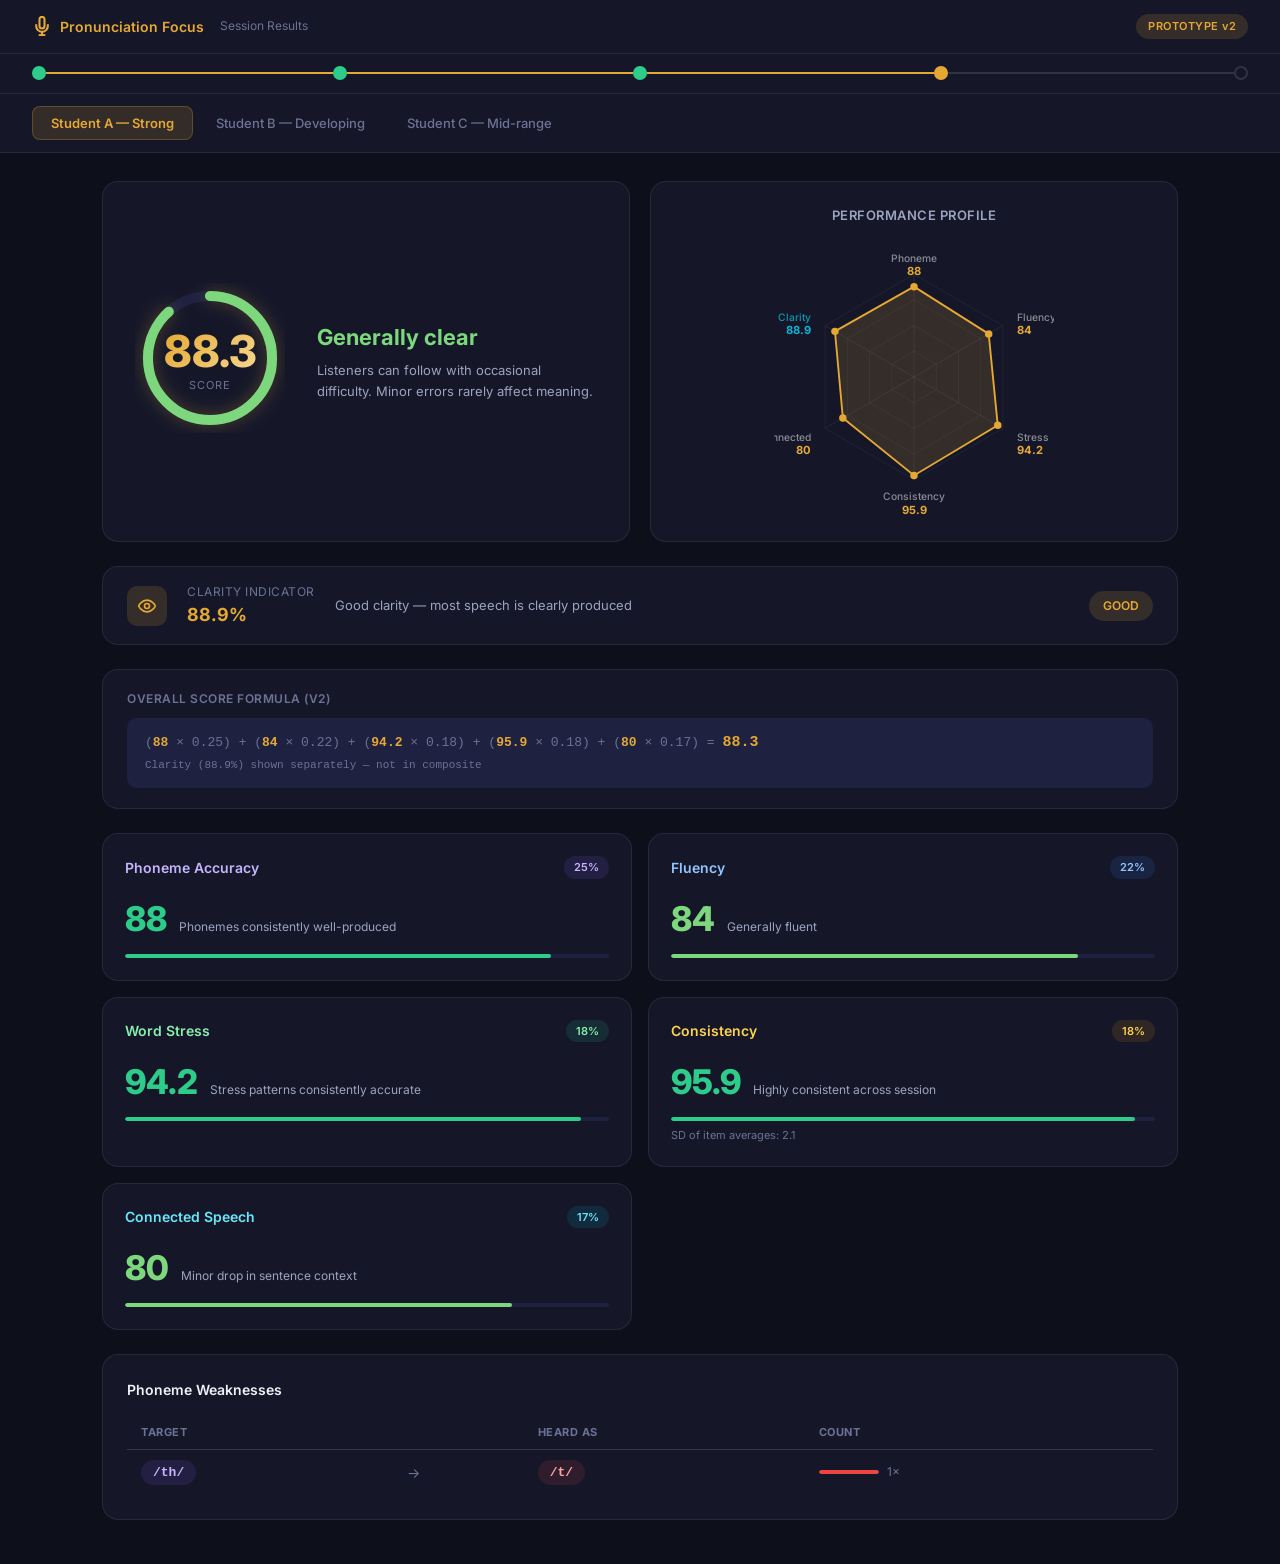
<file: prototype/index.html>
<!DOCTYPE html>
<html lang="en">
<head>
<meta charset="UTF-8">
<meta name="viewport" content="width=device-width, initial-scale=1.0">
<title>AZE Pronunciation Focus — Results</title>
<style>
  @import url('https://fonts.googleapis.com/css2?family=Inter:wght@400;500;600;700;800&display=swap');

  * { margin: 0; padding: 0; box-sizing: border-box; }

  :root {
    --bg-dark: #0D0F1A;
    --bg-card: #151729;
    --bg-card-hover: #1A1D32;
    --bg-surface: #1E2140;
    --border: rgba(255,255,255,0.08);
    --border-accent: rgba(255,255,255,0.12);
    --gold: #E5A832;
    --gold-dim: rgba(229,168,50,0.15);
    --gold-glow: rgba(229,168,50,0.3);
    --green: #1D6E5A;
    --green-light: #2ECC8B;
    --green-bg: rgba(46,204,139,0.12);
    --purple: #8B5CF6;
    --purple-bg: rgba(139,92,246,0.12);
    --orange: #F59E0B;
    --orange-bg: rgba(245,158,11,0.12);
    --red: #EF4444;
    --red-bg: rgba(239,68,68,0.12);
    --blue: #3B82F6;
    --blue-bg: rgba(59,130,246,0.12);
    --cyan: #06B6D4;
    --cyan-bg: rgba(6,182,212,0.12);
    --text-white: #F0F0F5;
    --text-secondary: #9CA3BF;
    --text-muted: #6B7294;
    --radius: 16px;
    --radius-sm: 10px;
  }

  body {
    font-family: 'Inter', -apple-system, BlinkMacSystemFont, sans-serif;
    background: var(--bg-dark);
    color: var(--text-white);
    line-height: 1.5;
    min-height: 100vh;
  }

  /* ── Top Bar ────────────────────────── */
  .topbar {
    background: var(--bg-card);
    border-bottom: 1px solid var(--border);
    padding: 14px 32px;
    display: flex;
    align-items: center;
    justify-content: space-between;
  }
  .topbar-left { display: flex; align-items: center; gap: 16px; }
  .topbar-icon {
    display: flex; align-items: center; gap: 8px;
    color: var(--gold);
    font-size: 14px;
    font-weight: 600;
  }
  .topbar-icon svg { width: 20px; height: 20px; }
  .topbar-title { font-size: 15px; font-weight: 600; color: var(--text-white); }
  .topbar-subtitle { font-size: 12px; color: var(--text-muted); }
  .topbar-badge {
    font-size: 11px;
    background: var(--gold-dim);
    color: var(--gold);
    padding: 4px 12px;
    border-radius: 20px;
    font-weight: 600;
    letter-spacing: 0.5px;
  }

  /* ── Progress Dots (like the speaking test) ── */
  .progress-bar {
    display: flex;
    align-items: center;
    gap: 0;
    padding: 0 32px;
    background: var(--bg-card);
    border-bottom: 1px solid var(--border);
    height: 40px;
  }
  .progress-line {
    flex: 1;
    height: 2px;
    background: var(--border-accent);
  }
  .progress-line.active { background: var(--gold); }
  .progress-dot {
    width: 14px; height: 14px;
    border-radius: 50%;
    border: 2px solid var(--border-accent);
    background: transparent;
    flex-shrink: 0;
  }
  .progress-dot.active { border-color: var(--gold); background: var(--gold); }
  .progress-dot.completed { border-color: var(--green-light); background: var(--green-light); }

  /* ── Student Tabs ───────────────────── */
  .tabs {
    display: flex;
    gap: 4px;
    padding: 12px 32px;
    background: var(--bg-card);
    border-bottom: 1px solid var(--border);
  }
  .tab {
    padding: 8px 18px;
    border: 1px solid transparent;
    background: none;
    font-size: 13px;
    color: var(--text-muted);
    cursor: pointer;
    border-radius: 8px;
    transition: all 0.2s;
    font-family: inherit;
    font-weight: 500;
  }
  .tab:hover { color: var(--text-secondary); background: var(--bg-surface); }
  .tab.active {
    color: var(--gold);
    background: var(--gold-dim);
    border-color: rgba(229,168,50,0.25);
    font-weight: 600;
  }

  /* ── Main ────────────────────────────── */
  .main { max-width: 1140px; margin: 0 auto; padding: 28px 32px; }

  /* ── Overall Score ──────────────────── */
  .overall-section {
    display: grid;
    grid-template-columns: 1fr 1fr;
    gap: 20px;
    margin-bottom: 24px;
  }
  .score-card {
    background: var(--bg-card);
    border: 1px solid var(--border);
    border-radius: var(--radius);
    padding: 32px;
    display: flex;
    align-items: center;
    gap: 32px;
  }
  .score-ring-wrap { position: relative; flex-shrink: 0; }
  .score-ring { width: 150px; height: 150px; }
  .score-ring-bg { fill: none; stroke: var(--bg-surface); stroke-width: 10; }
  .score-ring-fill {
    fill: none; stroke-width: 10; stroke-linecap: round;
    transition: stroke-dashoffset 1.2s cubic-bezier(0.4,0,0.2,1), stroke 0.5s;
    filter: drop-shadow(0 0 8px var(--gold-glow));
  }
  .score-num {
    position: absolute; top: 50%; left: 50%;
    transform: translate(-50%, -50%);
    text-align: center;
  }
  .score-num .val {
    font-size: 44px; font-weight: 800; line-height: 1;
    background: linear-gradient(135deg, var(--gold), #F5D78E);
    -webkit-background-clip: text; -webkit-text-fill-color: transparent;
    background-clip: text;
  }
  .score-num .lbl { font-size: 11px; color: var(--text-muted); margin-top: 4px; letter-spacing: 1px; text-transform: uppercase; }
  .score-info { flex: 1; }
  .band-label { font-size: 22px; font-weight: 700; margin-bottom: 6px; }
  .band-desc { font-size: 13px; color: var(--text-secondary); line-height: 1.6; }

  /* ── Radar Chart ────────────────────── */
  .radar-card {
    background: var(--bg-card);
    border: 1px solid var(--border);
    border-radius: var(--radius);
    padding: 24px;
    display: flex;
    flex-direction: column;
    align-items: center;
    justify-content: center;
  }
  .radar-title {
    font-size: 13px;
    font-weight: 600;
    color: var(--text-secondary);
    margin-bottom: 12px;
    text-transform: uppercase;
    letter-spacing: 0.5px;
  }
  .radar-svg { width: 280px; height: 280px; }

  /* ── Clarity Indicator ──────────────── */
  .clarity-strip {
    background: var(--bg-card);
    border: 1px solid var(--border);
    border-radius: var(--radius);
    padding: 16px 24px;
    display: flex;
    align-items: center;
    gap: 20px;
    margin-bottom: 24px;
  }
  .clarity-icon {
    width: 40px; height: 40px;
    border-radius: 10px;
    display: flex; align-items: center; justify-content: center;
    font-size: 18px;
  }
  .clarity-label { font-size: 12px; color: var(--text-muted); text-transform: uppercase; letter-spacing: 0.5px; }
  .clarity-value { font-size: 18px; font-weight: 700; }
  .clarity-desc { font-size: 13px; color: var(--text-secondary); flex: 1; }
  .clarity-flag {
    font-size: 12px;
    padding: 6px 14px;
    border-radius: 20px;
    font-weight: 600;
  }

  /* ── Dimension Cards ────────────────── */
  .dim-grid {
    display: grid;
    grid-template-columns: 1fr 1fr;
    gap: 16px;
    margin-bottom: 24px;
  }
  .dim-card {
    background: var(--bg-card);
    border: 1px solid var(--border);
    border-radius: var(--radius);
    padding: 22px;
    transition: border-color 0.2s, background 0.2s;
  }
  .dim-card:hover { border-color: var(--border-accent); background: var(--bg-card-hover); }
  .dim-top { display: flex; align-items: center; justify-content: space-between; margin-bottom: 14px; }
  .dim-name { font-size: 14px; font-weight: 600; }
  .dim-weight {
    font-size: 11px;
    padding: 3px 10px;
    border-radius: 20px;
    font-weight: 600;
  }
  .dim-score-row { display: flex; align-items: baseline; gap: 12px; margin-bottom: 10px; }
  .dim-score { font-size: 34px; font-weight: 800; }
  .dim-band { font-size: 12px; color: var(--text-secondary); }
  .dim-bar { height: 4px; background: var(--bg-surface); border-radius: 2px; overflow: hidden; }
  .dim-bar-fill { height: 100%; border-radius: 2px; transition: width 1.2s cubic-bezier(0.4,0,0.2,1); }

  /* ── Formula Card ───────────────────── */
  .formula-card {
    background: var(--bg-card);
    border: 1px solid var(--border);
    border-radius: var(--radius);
    padding: 20px 24px;
    margin-bottom: 24px;
  }
  .formula-title { font-size: 12px; font-weight: 600; color: var(--text-muted); text-transform: uppercase; letter-spacing: 0.5px; margin-bottom: 10px; }
  .formula {
    font-family: 'JetBrains Mono', 'SF Mono', 'Fira Code', monospace;
    font-size: 13px;
    background: var(--bg-surface);
    padding: 14px 18px;
    border-radius: var(--radius-sm);
    color: var(--text-secondary);
    overflow-x: auto;
  }
  .formula .val { color: var(--gold); font-weight: 600; }
  .formula .op { color: var(--text-muted); }

  /* ── Weaknesses ─────────────────────── */
  .weakness-card {
    background: var(--bg-card);
    border: 1px solid var(--border);
    border-radius: var(--radius);
    padding: 24px;
  }
  .weakness-title { font-size: 14px; font-weight: 600; margin-bottom: 16px; color: var(--text-white); }
  .weakness-table { width: 100%; border-collapse: collapse; }
  .weakness-table th {
    text-align: left; font-size: 11px; text-transform: uppercase;
    letter-spacing: 0.5px; color: var(--text-muted); padding: 8px 14px;
    border-bottom: 1px solid var(--border);
  }
  .weakness-table td { padding: 10px 14px; font-size: 14px; border-bottom: 1px solid var(--border); }
  .weakness-table tr:last-child td { border-bottom: none; }
  .phoneme-chip {
    display: inline-block;
    background: var(--purple-bg); color: #C4B5FD;
    padding: 3px 12px; border-radius: 20px;
    font-family: 'JetBrains Mono', monospace; font-size: 13px; font-weight: 600;
  }
  .confusion-chip {
    display: inline-block;
    background: var(--red-bg); color: #FCA5A5;
    padding: 3px 12px; border-radius: 20px;
    font-family: 'JetBrains Mono', monospace; font-size: 13px; font-weight: 600;
  }
  .arrow { color: var(--text-muted); }
  .count-wrap { display: flex; align-items: center; gap: 8px; }
  .count-bar { height: 4px; background: var(--bg-surface); border-radius: 2px; width: 60px; overflow: hidden; }
  .count-bar-fill { height: 100%; background: var(--red); border-radius: 2px; }
  .no-weaknesses { text-align: center; padding: 28px; color: var(--text-muted); font-size: 13px; }

  /* ── QA Flags ───────────────────────── */
  .qa-flags {
    margin-top: 16px;
    display: flex;
    gap: 12px;
    flex-wrap: wrap;
  }
  .qa-flag {
    font-size: 12px;
    padding: 6px 14px;
    border-radius: 8px;
    background: var(--orange-bg);
    color: var(--orange);
    font-weight: 500;
    border: 1px solid rgba(245,158,11,0.2);
  }

  /* ── Minimum Data Warning ───────────── */
  .min-data-warning {
    background: var(--orange-bg);
    border: 1px solid rgba(245,158,11,0.25);
    border-radius: var(--radius);
    padding: 20px 24px;
    display: flex;
    align-items: center;
    gap: 16px;
    margin-bottom: 24px;
    color: var(--orange);
    font-size: 14px;
    font-weight: 500;
  }

  @media (max-width: 768px) {
    .overall-section, .dim-grid { grid-template-columns: 1fr; }
    .main { padding: 16px; }
  }
</style>
</head>
<body>

<!-- Top Bar -->
<div class="topbar">
  <div class="topbar-left">
    <div class="topbar-icon">
      <svg viewBox="0 0 24 24" fill="none" stroke="currentColor" stroke-width="2.5"><path d="M12 1a3 3 0 0 0-3 3v8a3 3 0 0 0 6 0V4a3 3 0 0 0-3-3z"/><path d="M19 10v2a7 7 0 0 1-14 0v-2"/><line x1="12" y1="19" x2="12" y2="23"/><line x1="8" y1="23" x2="16" y2="23"/></svg>
      <span>Pronunciation Focus</span>
    </div>
    <div class="topbar-subtitle">Session Results</div>
  </div>
  <div class="topbar-badge">PROTOTYPE v2</div>
</div>

<!-- Progress dots -->
<div class="progress-bar">
  <div class="progress-dot completed"></div>
  <div class="progress-line active"></div>
  <div class="progress-dot completed"></div>
  <div class="progress-line active"></div>
  <div class="progress-dot completed"></div>
  <div class="progress-line active"></div>
  <div class="progress-dot active"></div>
  <div class="progress-line"></div>
  <div class="progress-dot"></div>
</div>

<!-- Student tabs -->
<div class="tabs" id="tabs"></div>

<!-- Main content -->
<div class="main">
  <div id="minDataWarning" class="min-data-warning" style="display:none;">
    ⚠ Response too short to score — please try again.
  </div>

  <div class="overall-section">
    <div class="score-card">
      <div class="score-ring-wrap">
        <svg class="score-ring" viewBox="0 0 150 150">
          <circle class="score-ring-bg" cx="75" cy="75" r="62"/>
          <circle class="score-ring-fill" id="ringFill" cx="75" cy="75" r="62"
            stroke-dasharray="389.56" stroke-dashoffset="389.56"
            transform="rotate(-90 75 75)"/>
        </svg>
        <div class="score-num">
          <div class="val" id="overallScore">--</div>
          <div class="lbl">score</div>
        </div>
      </div>
      <div class="score-info">
        <div class="band-label" id="bandLabel">--</div>
        <div class="band-desc" id="bandDesc"></div>
      </div>
    </div>
    <div class="radar-card">
      <div class="radar-title">Performance Profile</div>
      <svg class="radar-svg" id="radarChart" viewBox="0 0 300 300"></svg>
    </div>
  </div>

  <!-- Clarity indicator strip -->
  <div class="clarity-strip" id="clarityStrip"></div>

  <!-- Formula -->
  <div class="formula-card" id="formulaCard"></div>

  <!-- Dimensions -->
  <div class="dim-grid" id="dimGrid"></div>

  <!-- Weaknesses -->
  <div class="weakness-card" id="weaknessCard"></div>

  <!-- QA Flags -->
  <div class="qa-flags" id="qaFlags"></div>
</div>

<script>
// ═══════════════════════════════════════════════════
// V2 SCORING ENGINE
// ═══════════════════════════════════════════════════

function scorePhonemeAccuracy(list) {
  const all = [];
  for (const w of list) {
    if (w.phone_score_list) {
      for (const p of w.phone_score_list) {
        if (p.quality_score != null) all.push(p.quality_score);
      }
    }
  }
  return all.length ? all.reduce((s,v)=>s+v,0)/all.length : null;
}

function scoreWordStress(list) {
  const ss = [];
  for (const w of list) {
    if (w.phone_score_list) {
      for (const p of w.phone_score_list) {
        if (p.stress_score != null) ss.push(p.stress_score);
      }
    }
  }
  return ss.length ? ss.reduce((s,v)=>s+v,0)/ss.length : null;
}

// V2: Fluency uses SpeechAce fluency score directly
function scoreFluency(metrics) {
  return metrics.speechace_fluency_score;
}

// V2: Connected Speech uses stepped gap-to-score mapping
function scoreConnectedSpeech(wordAcc, sentAcc) {
  if (wordAcc == null || sentAcc == null) return null;
  const gap = wordAcc - sentAcc;
  if (gap <= 0) return 100;
  if (gap <= 5) return 90;
  if (gap <= 10) return 80;
  if (gap <= 15) return 65;
  // gap 16+: linear from 50 down to 20
  return Math.max(20, 50 - (gap - 16) * 2);
}

// V2 NEW: Consistency — SD of item-level phoneme accuracy averages
function scoreConsistency(wordScoreList) {
  const itemAverages = [];
  for (const w of wordScoreList) {
    if (w.phone_score_list && w.phone_score_list.length > 0) {
      const avg = w.phone_score_list.reduce((s,p) => s + (p.quality_score||0), 0) / w.phone_score_list.length;
      itemAverages.push(avg);
    }
  }
  if (itemAverages.length < 2) return { score: null, sd: null, range: null, flag: false };

  const mean = itemAverages.reduce((s,v)=>s+v,0) / itemAverages.length;
  const variance = itemAverages.reduce((s,v)=>s + (v-mean)**2, 0) / itemAverages.length;
  const sd = Math.sqrt(variance);
  const range = Math.max(...itemAverages) - Math.min(...itemAverages);

  // Map SD to score
  let score;
  if (sd <= 5) score = 90 + (5-sd)/5 * 10; // 90-100
  else if (sd <= 10) score = 75 + (10-sd)/5 * 14; // 75-89
  else if (sd <= 15) score = 60 + (15-sd)/5 * 14; // 60-74
  else score = Math.max(30, 60 - (sd-15)/5 * 15); // below 60

  return {
    score: Math.round(score * 10) / 10,
    sd: Math.round(sd * 10) / 10,
    range: Math.round(range * 10) / 10,
    flag: range >= 30
  };
}

// V2: Clarity is separate indicator, not in composite
function scoreClarity(correct, total) {
  if (!total || total === 0) return null;
  return Math.round((correct / total) * 1000) / 10;
}

// V2 weights
const WEIGHTS = {
  phonemeAccuracy: 0.25,
  fluency: 0.22,
  wordStress: 0.18,
  consistency: 0.18,
  connectedSpeech: 0.17,
};

function getOverallBand(score) {
  if (score >= 90) return { band: "Easy to understand", color: "#2ECC8B", desc: "Listeners can follow with no difficulty. Pronunciation does not affect communication." };
  if (score >= 75) return { band: "Generally clear", color: "#7DD87D", desc: "Listeners can follow with occasional difficulty. Minor errors rarely affect meaning." };
  if (score >= 60) return { band: "Some effort needed", color: "#E5A832", desc: "Listeners need to concentrate. Errors sometimes affect understanding." };
  if (score >= 45) return { band: "Frequently difficult", color: "#F59E0B", desc: "Listeners struggle regularly. Errors often affect meaning." };
  return { band: "Very hard to understand", color: "#EF4444", desc: "Listeners cannot reliably follow. Significant errors throughout." };
}

function dimColor(score) {
  if (score >= 85) return "#2ECC8B";
  if (score >= 70) return "#7DD87D";
  if (score >= 55) return "#E5A832";
  return "#EF4444";
}

function dimBand(dim, score) {
  const bands = {
    phonemeAccuracy: ["Phonemes consistently well-produced","Most phonemes accurate","Noticeable errors on specific sounds","Frequent phoneme errors"],
    fluency: ["Speech flows naturally","Generally fluent","Noticeable pausing or uneven pace","Frequent breaks, slow or choppy"],
    wordStress: ["Stress patterns consistently accurate","Most stress accurate","Stress errors on several word types","Frequent stress errors"],
    consistency: ["Highly consistent across session","Mostly consistent","Moderate inconsistency","High inconsistency"],
    connectedSpeech: ["Holds up well in connected speech","Minor drop in sentence context","Noticeable drop in connected speech","Significant drop words to sentences"],
  };
  const b = bands[dim] || ["Strong","Good","Developing","Needs work"];
  if (score >= 85) return b[0];
  if (score >= 70) return b[1];
  if (score >= 55) return b[2];
  return b[3];
}

function detectWeaknesses(list) {
  const conf = {};
  for (const w of list) {
    if (!w.phone_score_list) continue;
    for (const p of w.phone_score_list) {
      if (p.sound_most_like && p.phone && p.sound_most_like !== p.phone && p.quality_score < 80) {
        if (!conf[p.phone]) conf[p.phone] = {};
        conf[p.phone][p.sound_most_like] = (conf[p.phone][p.sound_most_like]||0) + 1;
      }
    }
  }
  const out = [];
  for (const [t,c] of Object.entries(conf)) for (const [h,n] of Object.entries(c)) out.push({target:t,heard:h,count:n});
  return out.sort((a,b)=>b.count-a.count);
}

function scoreStudent(data) {
  // Minimum data check
  if (data.word_count < 20 || data.fluency_metrics.duration < 10) {
    return { tooShort: true };
  }

  const pa = scorePhonemeAccuracy(data.word_score_list);
  const fl = scoreFluency(data.fluency_metrics);
  const ws = scoreWordStress(data.word_score_list);
  const cons = scoreConsistency(data.word_score_list);

  const wAcc = scorePhonemeAccuracy(data.word_score_list_words);
  const sAcc = scorePhonemeAccuracy(data.word_score_list_sentences);
  const cs = scoreConnectedSpeech(wAcc, sAcc);

  const clarity = scoreClarity(data.correct_word_count, data.word_count);

  // QA flags
  const qaFlags = [];
  if (sAcc != null && wAcc != null && (sAcc - wAcc) >= 8) {
    qaFlags.push("QA: Sentence accuracy 8+ points above word accuracy — flag for review");
  }
  if (cons.flag) {
    qaFlags.push("QA: Item range ≥ 30 — possible scoring anomaly");
  }
  if (clarity !== null && clarity < 75) {
    qaFlags.push("Low clarity — result may not fully reflect ability");
  }

  // Overall composite (V2 weights, Clarity NOT included)
  const overall = Math.round((
    (pa||0) * WEIGHTS.phonemeAccuracy +
    (fl||0) * WEIGHTS.fluency +
    (ws||0) * WEIGHTS.wordStress +
    (cons.score||0) * WEIGHTS.consistency +
    (cs||0) * WEIGHTS.connectedSpeech
  ) * 10) / 10;

  const band = getOverallBand(overall);

  return {
    tooShort: false,
    overall,
    band,
    dimensions: {
      phonemeAccuracy: { score: rd(pa), weight: "25%", band: dimBand("phonemeAccuracy",pa), color: dimColor(pa) },
      fluency: { score: rd(fl), weight: "22%", band: dimBand("fluency",fl), color: dimColor(fl) },
      wordStress: { score: rd(ws), weight: "18%", band: dimBand("wordStress",ws), color: dimColor(ws) },
      consistency: { score: rd(cons.score), weight: "18%", band: dimBand("consistency",cons.score), color: dimColor(cons.score), sd: cons.sd },
      connectedSpeech: { score: rd(cs), weight: "17%", band: dimBand("connectedSpeech",cs), color: dimColor(cs) },
    },
    clarity,
    weaknesses: detectWeaknesses(data.word_score_list),
    qaFlags,
    raw: { pa, fl, ws, cons: cons.score, cs, clarity },
  };
}
function rd(v) { return v != null ? Math.round(v*10)/10 : null; }

// ═══════════════════════════════════════════════════
// MOCK DATA
// ═══════════════════════════════════════════════════
function ph(phoneme, q, sml, ss, sl, psl) {
  const e = { phone: phoneme, quality_score: q, sound_most_like: sml || phoneme };
  if (ss !== undefined) { e.stress_score = ss; e.stress_level = sl; e.predicted_stress_level = psl; }
  return e;
}

const students = [
  {
    name: "Student A — Strong",
    word_score_list: [
      { word: "have", phone_score_list: [ph("hh",85,"hh"),ph("ae",92.5,"ae",100,1,1),ph("v",98,"v")]},
      { word: "beautiful", phone_score_list: [ph("b",95,"b"),ph("y",88,"y"),ph("uw",93,"uw",95,1,1),ph("t",90,"t"),ph("ah",87,"ah"),ph("f",92,"f"),ph("ah",85,"ah"),ph("l",94,"l")]},
      { word: "thinking", phone_score_list: [ph("th",78,"t"),ph("ih",90,"ih",100,1,1),ph("ng",88,"ng"),ph("k",92,"k"),ph("ih",86,"ih"),ph("ng",91,"ng")]},
      { word: "photograph", phone_score_list: [ph("f",91,"f"),ph("ow",85,"ow"),ph("t",93,"t"),ph("ah",82,"ah",90,1,1),ph("g",89,"g"),ph("r",87,"r"),ph("ae",90,"ae"),ph("f",94,"f")]},
      { word: "comfortable", phone_score_list: [ph("k",90,"k"),ph("ah",85,"ah",88,1,1),ph("m",92,"m"),ph("f",88,"f"),ph("er",80,"er"),ph("t",86,"t"),ph("ah",78,"ah"),ph("b",91,"b"),ph("ah",82,"ah"),ph("l",89,"l")]},
      { word: "environment", phone_score_list: [ph("ih",84,"ih"),ph("n",91,"n"),ph("v",88,"v"),ph("ay",83,"ay",92,1,1),ph("r",86,"r"),ph("ah",80,"ah"),ph("n",90,"n"),ph("m",87,"m"),ph("ah",82,"ah"),ph("n",89,"n"),ph("t",93,"t")]},
    ],
    word_score_list_words: [
      { word: "have", phone_score_list: [ph("hh",85,"hh"),ph("ae",92.5,"ae"),ph("v",98,"v")]},
      { word: "beautiful", phone_score_list: [ph("b",95,"b"),ph("y",88,"y"),ph("uw",93,"uw"),ph("t",90,"t"),ph("ah",87,"ah"),ph("f",92,"f"),ph("ah",85,"ah"),ph("l",94,"l")]},
      { word: "photograph", phone_score_list: [ph("f",91,"f"),ph("ow",85,"ow"),ph("t",93,"t"),ph("ah",82,"ah"),ph("g",89,"g"),ph("r",87,"r"),ph("ae",90,"ae"),ph("f",94,"f")]},
    ],
    word_score_list_sentences: [
      { word: "thinking", phone_score_list: [ph("th",72,"t"),ph("ih",85,"ih"),ph("ng",82,"ng"),ph("k",88,"k"),ph("ih",80,"ih"),ph("ng",86,"ng")]},
      { word: "comfortable", phone_score_list: [ph("k",85,"k"),ph("ah",80,"ah"),ph("m",88,"m"),ph("f",82,"f"),ph("er",75,"er"),ph("t",80,"t"),ph("ah",72,"ah"),ph("b",86,"b"),ph("ah",76,"ah"),ph("l",83,"l")]},
      { word: "environment", phone_score_list: [ph("ih",78,"ih"),ph("n",85,"n"),ph("v",82,"v"),ph("ay",77,"ay"),ph("r",80,"r"),ph("ah",74,"ah"),ph("n",84,"n"),ph("m",81,"m"),ph("ah",76,"ah"),ph("n",83,"n"),ph("t",87,"t")]},
    ],
    fluency_metrics: { speechace_fluency_score: 84, mean_length_run: 3.8, all_pause_duration: 12.5, duration: 66.97, speech_rate: 3.09 },
    correct_word_count: 120, word_count: 135,
  },
  {
    name: "Student B — Developing",
    word_score_list: [
      { word: "have", phone_score_list: [ph("hh",45,"t"),ph("ae",72,"eh",60,1,0),ph("v",78,"b")]},
      { word: "think", phone_score_list: [ph("th",30,"s"),ph("ih",68,"ih",70,1,1),ph("ng",62,"n"),ph("k",75,"k")]},
      { word: "world", phone_score_list: [ph("w",72,"w"),ph("er",48,"or"),ph("l",65,"l"),ph("d",70,"d")]},
      { word: "comfortable", phone_score_list: [ph("k",70,"k"),ph("ah",55,"ow",45,1,0),ph("m",72,"m"),ph("f",60,"p"),ph("er",42,"ar"),ph("t",68,"t"),ph("ah",50,"ow"),ph("b",65,"b"),ph("ah",48,"ow"),ph("l",62,"l")]},
      { word: "important", phone_score_list: [ph("ih",62,"ih"),ph("m",70,"m"),ph("p",65,"b"),ph("ao",55,"ah",50,1,0),ph("r",52,"l"),ph("t",72,"t"),ph("ah",58,"ah"),ph("n",68,"n"),ph("t",74,"t")]},
      { word: "beautiful", phone_score_list: [ph("b",75,"b"),ph("y",58,"y"),ph("uw",65,"oo",55,1,0),ph("t",70,"t"),ph("ah",52,"ah"),ph("f",60,"p"),ph("ah",48,"ah"),ph("l",68,"l")]},
    ],
    word_score_list_words: [
      { word: "have", phone_score_list: [ph("hh",52,"t"),ph("ae",75,"eh"),ph("v",82,"b")]},
      { word: "think", phone_score_list: [ph("th",35,"s"),ph("ih",72,"ih"),ph("ng",68,"n"),ph("k",78,"k")]},
      { word: "world", phone_score_list: [ph("w",78,"w"),ph("er",55,"or"),ph("l",70,"l"),ph("d",75,"d")]},
    ],
    word_score_list_sentences: [
      { word: "comfortable", phone_score_list: [ph("k",62,"k"),ph("ah",45,"ow"),ph("m",65,"m"),ph("f",50,"p"),ph("er",35,"ar"),ph("t",60,"t"),ph("ah",40,"ow"),ph("b",58,"b"),ph("ah",38,"ow"),ph("l",55,"l")]},
      { word: "important", phone_score_list: [ph("ih",52,"ih"),ph("m",62,"m"),ph("p",55,"b"),ph("ao",45,"ah"),ph("r",42,"l"),ph("t",65,"t"),ph("ah",48,"ah"),ph("n",60,"n"),ph("t",68,"t")]},
      { word: "beautiful", phone_score_list: [ph("b",68,"b"),ph("y",48,"y"),ph("uw",55,"oo"),ph("t",62,"t"),ph("ah",42,"ah"),ph("f",50,"p"),ph("ah",38,"ah"),ph("l",60,"l")]},
    ],
    fluency_metrics: { speechace_fluency_score: 48, mean_length_run: 1.8, all_pause_duration: 28.5, duration: 72.0, speech_rate: 1.6 },
    correct_word_count: 85, word_count: 140,
  },
  {
    name: "Student C — Mid-range",
    word_score_list: [
      { word: "available", phone_score_list: [ph("ah",75,"ah"),ph("v",82,"v"),ph("ey",78,"ey",85,1,1),ph("l",80,"l"),ph("ah",72,"ah"),ph("b",85,"b"),ph("ah",70,"ah"),ph("l",82,"l")]},
      { word: "temperature", phone_score_list: [ph("t",80,"t"),ph("eh",74,"eh",78,1,1),ph("m",82,"m"),ph("p",76,"p"),ph("er",68,"er"),ph("ah",70,"ah"),ph("ch",72,"ch"),ph("er",65,"ar")]},
      { word: "development", phone_score_list: [ph("d",80,"d"),ph("ih",72,"ih"),ph("v",78,"v"),ph("eh",74,"eh",80,1,1),ph("l",82,"l"),ph("ah",70,"ah"),ph("p",76,"p"),ph("m",80,"m"),ph("ah",68,"ah"),ph("n",78,"n"),ph("t",84,"t")]},
      { word: "situation", phone_score_list: [ph("s",78,"s"),ph("ih",72,"ih"),ph("ch",68,"sh"),ph("uw",74,"uw",75,1,1),ph("ey",76,"ey"),ph("sh",70,"sh"),ph("ah",66,"ah"),ph("n",80,"n")]},
      { word: "opportunity", phone_score_list: [ph("aa",72,"ah"),ph("p",78,"p"),ph("er",68,"er"),ph("t",80,"t"),ph("uw",74,"uw",82,1,1),ph("n",78,"n"),ph("ah",70,"ah"),ph("t",82,"t"),ph("iy",76,"iy")]},
    ],
    word_score_list_words: [
      { word: "available", phone_score_list: [ph("ah",80,"ah"),ph("v",86,"v"),ph("ey",82,"ey"),ph("l",84,"l"),ph("ah",78,"ah"),ph("b",88,"b"),ph("ah",76,"ah"),ph("l",85,"l")]},
      { word: "temperature", phone_score_list: [ph("t",84,"t"),ph("eh",78,"eh"),ph("m",86,"m"),ph("p",80,"p"),ph("er",74,"er"),ph("ah",76,"ah"),ph("ch",78,"ch"),ph("er",72,"ar")]},
    ],
    word_score_list_sentences: [
      { word: "development", phone_score_list: [ph("d",72,"d"),ph("ih",64,"ih"),ph("v",70,"v"),ph("eh",66,"eh"),ph("l",74,"l"),ph("ah",62,"ah"),ph("p",68,"p"),ph("m",72,"m"),ph("ah",60,"ah"),ph("n",70,"n"),ph("t",76,"t")]},
      { word: "situation", phone_score_list: [ph("s",70,"s"),ph("ih",64,"ih"),ph("ch",58,"sh"),ph("uw",66,"uw"),ph("ey",68,"ey"),ph("sh",62,"sh"),ph("ah",58,"ah"),ph("n",72,"n")]},
      { word: "opportunity", phone_score_list: [ph("aa",64,"ah"),ph("p",70,"p"),ph("er",60,"er"),ph("t",72,"t"),ph("uw",66,"uw"),ph("n",70,"n"),ph("ah",62,"ah"),ph("t",74,"t"),ph("iy",68,"iy")]},
    ],
    fluency_metrics: { speechace_fluency_score: 65, mean_length_run: 2.8, all_pause_duration: 18.0, duration: 65.0, speech_rate: 2.4 },
    correct_word_count: 105, word_count: 130,
  },
];

// ═══════════════════════════════════════════════════
// RADAR CHART
// ═══════════════════════════════════════════════════
function drawRadar(result) {
  const svg = document.getElementById('radarChart');
  const cx = 150, cy = 150, maxR = 110;
  // 6 axes: 5 scored + Clarity
  const axes = [
    { label: "Phoneme", value: result.dimensions.phonemeAccuracy.score },
    { label: "Fluency", value: result.dimensions.fluency.score },
    { label: "Stress", value: result.dimensions.wordStress.score },
    { label: "Consistency", value: result.dimensions.consistency.score },
    { label: "Connected", value: result.dimensions.connectedSpeech.score },
    { label: "Clarity", value: result.clarity || 0 },
  ];
  const n = axes.length;
  const angleStep = (2 * Math.PI) / n;
  const startAngle = -Math.PI / 2;

  // Grid rings
  let html = '';
  for (let ring = 1; ring <= 4; ring++) {
    const r = (ring / 4) * maxR;
    const pts = [];
    for (let i = 0; i < n; i++) {
      const a = startAngle + i * angleStep;
      pts.push(`${cx + r * Math.cos(a)},${cy + r * Math.sin(a)}`);
    }
    html += `<polygon points="${pts.join(' ')}" fill="none" stroke="rgba(255,255,255,0.06)" stroke-width="1"/>`;
  }

  // Axis lines
  for (let i = 0; i < n; i++) {
    const a = startAngle + i * angleStep;
    const ex = cx + maxR * Math.cos(a);
    const ey = cy + maxR * Math.sin(a);
    html += `<line x1="${cx}" y1="${cy}" x2="${ex}" y2="${ey}" stroke="rgba(255,255,255,0.08)" stroke-width="1"/>`;
  }

  // Data polygon
  const dataPts = [];
  for (let i = 0; i < n; i++) {
    const a = startAngle + i * angleStep;
    const r = (axes[i].value / 100) * maxR;
    dataPts.push(`${cx + r * Math.cos(a)},${cy + r * Math.sin(a)}`);
  }
  html += `<polygon points="${dataPts.join(' ')}" fill="rgba(229,168,50,0.15)" stroke="#E5A832" stroke-width="2"/>`;

  // Data dots + labels
  for (let i = 0; i < n; i++) {
    const a = startAngle + i * angleStep;
    const r = (axes[i].value / 100) * maxR;
    const dx = cx + r * Math.cos(a);
    const dy = cy + r * Math.sin(a);
    html += `<circle cx="${dx}" cy="${dy}" r="4" fill="#E5A832"/>`;

    // Labels
    const lr = maxR + 18;
    const lx = cx + lr * Math.cos(a);
    const ly = cy + lr * Math.sin(a);
    const anchor = Math.abs(Math.cos(a)) < 0.1 ? "middle" : (Math.cos(a) > 0 ? "start" : "end");
    const isClarity = axes[i].label === "Clarity";
    html += `<text x="${lx}" y="${ly}" text-anchor="${anchor}" dominant-baseline="central"
      fill="${isClarity ? 'rgba(6,182,212,0.8)' : 'rgba(255,255,255,0.5)'}" font-size="11" font-weight="500"
      font-family="Inter,sans-serif">${axes[i].label}</text>`;
    html += `<text x="${lx}" y="${ly + 14}" text-anchor="${anchor}" dominant-baseline="central"
      fill="${isClarity ? '#06B6D4' : '#E5A832'}" font-size="12" font-weight="700"
      font-family="Inter,sans-serif">${axes[i].value}</text>`;
  }

  svg.innerHTML = html;
}

// ═══════════════════════════════════════════════════
// UI RENDERING
// ═══════════════════════════════════════════════════
const CIRC = 2 * Math.PI * 62;
const dimLabels = {
  phonemeAccuracy: "Phoneme Accuracy",
  fluency: "Fluency",
  wordStress: "Word Stress",
  consistency: "Consistency",
  connectedSpeech: "Connected Speech",
};
const dimIcons = {
  phonemeAccuracy: { bg: "var(--purple-bg)", fg: "#C4B5FD" },
  fluency: { bg: "var(--blue-bg)", fg: "#93C5FD" },
  wordStress: { bg: "var(--green-bg)", fg: "#86EFAC" },
  consistency: { bg: "var(--orange-bg)", fg: "#FCD34D" },
  connectedSpeech: { bg: "var(--cyan-bg)", fg: "#67E8F9" },
};

let currentStudent = 0;

function renderTabs() {
  document.getElementById("tabs").innerHTML = students.map((s,i) =>
    `<button class="tab ${i===currentStudent?'active':''}" onclick="selectStudent(${i})">${s.name}</button>`
  ).join("");
}

function selectStudent(i) {
  currentStudent = i;
  renderTabs();
  renderResults(scoreStudent(students[i]));
}

function renderResults(result) {
  const warn = document.getElementById("minDataWarning");
  if (result.tooShort) {
    warn.style.display = "flex";
    document.querySelector(".overall-section").style.display = "none";
    document.getElementById("clarityStrip").style.display = "none";
    document.getElementById("formulaCard").style.display = "none";
    document.getElementById("dimGrid").style.display = "none";
    document.getElementById("weaknessCard").style.display = "none";
    document.getElementById("qaFlags").innerHTML = "";
    return;
  }
  warn.style.display = "none";
  document.querySelector(".overall-section").style.display = "";
  document.getElementById("clarityStrip").style.display = "";
  document.getElementById("formulaCard").style.display = "";
  document.getElementById("dimGrid").style.display = "";
  document.getElementById("weaknessCard").style.display = "";

  // Overall ring
  const offset = CIRC - (result.overall / 100) * CIRC;
  const ring = document.getElementById("ringFill");
  ring.style.strokeDashoffset = offset;
  ring.style.stroke = result.band.color;

  document.getElementById("overallScore").textContent = result.overall;
  document.getElementById("bandLabel").textContent = result.band.band;
  document.getElementById("bandLabel").style.color = result.band.color;
  document.getElementById("bandDesc").textContent = result.band.desc;

  // Radar
  drawRadar(result);

  // Clarity strip
  const cl = result.clarity;
  let clarityColor, clarityBg, clarityText, clarityIndicator;
  if (cl >= 90) {
    clarityColor = "#2ECC8B"; clarityBg = "var(--green-bg)";
    clarityText = "High clarity — speech is consistently easy to transcribe";
    clarityIndicator = "HIGH";
  } else if (cl >= 75) {
    clarityColor = "#E5A832"; clarityBg = "var(--gold-dim)";
    clarityText = "Good clarity — most speech is clearly produced";
    clarityIndicator = "GOOD";
  } else {
    clarityColor = "#EF4444"; clarityBg = "var(--red-bg)";
    clarityText = "Low clarity — a significant proportion of speech was unclear";
    clarityIndicator = "LOW";
  }
  document.getElementById("clarityStrip").innerHTML = `
    <div class="clarity-icon" style="background:${clarityBg}; color:${clarityColor};">
      <svg width="20" height="20" viewBox="0 0 24 24" fill="none" stroke="currentColor" stroke-width="2"><path d="M2 12s3-7 10-7 10 7 10 7-3 7-10 7-10-7-10-7z"/><circle cx="12" cy="12" r="3"/></svg>
    </div>
    <div>
      <div class="clarity-label">Clarity Indicator</div>
      <div class="clarity-value" style="color:${clarityColor}">${cl}%</div>
    </div>
    <div class="clarity-desc">${clarityText}</div>
    <div class="clarity-flag" style="background:${clarityBg}; color:${clarityColor};">${clarityIndicator}</div>
  `;

  // Formula
  const r = result.raw;
  document.getElementById("formulaCard").innerHTML = `
    <div class="formula-title">Overall Score Formula (V2)</div>
    <div class="formula">
      <span class="op">(</span><span class="val">${rd(r.pa)}</span><span class="op"> × 0.25) + (</span><span class="val">${rd(r.fl)}</span><span class="op"> × 0.22) + (</span><span class="val">${rd(r.ws)}</span><span class="op"> × 0.18) + (</span><span class="val">${rd(r.cons)}</span><span class="op"> × 0.18) + (</span><span class="val">${rd(r.cs)}</span><span class="op"> × 0.17) = </span><span class="val" style="font-size:15px;">${result.overall}</span>
      <br><span class="op" style="font-size:11px;">Clarity (${rd(r.clarity)}%) shown separately — not in composite</span>
    </div>
  `;

  // Dimension cards
  const grid = document.getElementById("dimGrid");
  grid.innerHTML = Object.entries(result.dimensions).map(([key,dim]) => {
    const ic = dimIcons[key];
    const extraInfo = key === "consistency" && dim.sd != null ? `<div style="font-size:11px;color:var(--text-muted);margin-top:6px;">SD of item averages: ${dim.sd}</div>` : "";
    return `
      <div class="dim-card">
        <div class="dim-top">
          <div class="dim-name" style="color:${ic.fg}">${dimLabels[key]}</div>
          <div class="dim-weight" style="background:${ic.bg}; color:${ic.fg}">${dim.weight}</div>
        </div>
        <div class="dim-score-row">
          <div class="dim-score" style="color:${dim.color}">${dim.score}</div>
          <div class="dim-band">${dim.band}</div>
        </div>
        <div class="dim-bar"><div class="dim-bar-fill" style="width:${dim.score}%; background:${dim.color};"></div></div>
        ${extraInfo}
      </div>
    `;
  }).join("");

  // Weaknesses
  const wCard = document.getElementById("weaknessCard");
  if (result.weaknesses.length === 0) {
    wCard.innerHTML = `<div class="weakness-title">Phoneme Weaknesses</div><div class="no-weaknesses">No significant phoneme confusions detected</div>`;
  } else {
    const mx = Math.max(...result.weaknesses.map(w=>w.count));
    wCard.innerHTML = `
      <div class="weakness-title">Phoneme Weaknesses</div>
      <table class="weakness-table">
        <thead><tr><th>Target</th><th></th><th>Heard As</th><th>Count</th></tr></thead>
        <tbody>${result.weaknesses.slice(0,8).map(w=>`
          <tr>
            <td><span class="phoneme-chip">/${w.target}/</span></td>
            <td class="arrow">→</td>
            <td><span class="confusion-chip">/${w.heard}/</span></td>
            <td><div class="count-wrap"><div class="count-bar"><div class="count-bar-fill" style="width:${(w.count/mx)*100}%"></div></div><span style="font-size:12px;color:var(--text-muted)">${w.count}×</span></div></td>
          </tr>`).join("")}
        </tbody>
      </table>`;
  }

  // QA flags
  const flagsEl = document.getElementById("qaFlags");
  if (result.qaFlags.length > 0) {
    flagsEl.innerHTML = result.qaFlags.map(f => `<div class="qa-flag">⚠ ${f}</div>`).join("");
  } else {
    flagsEl.innerHTML = "";
  }
}

// Boot
renderTabs();
selectStudent(0);
</script>
</body>
</html>
</file>
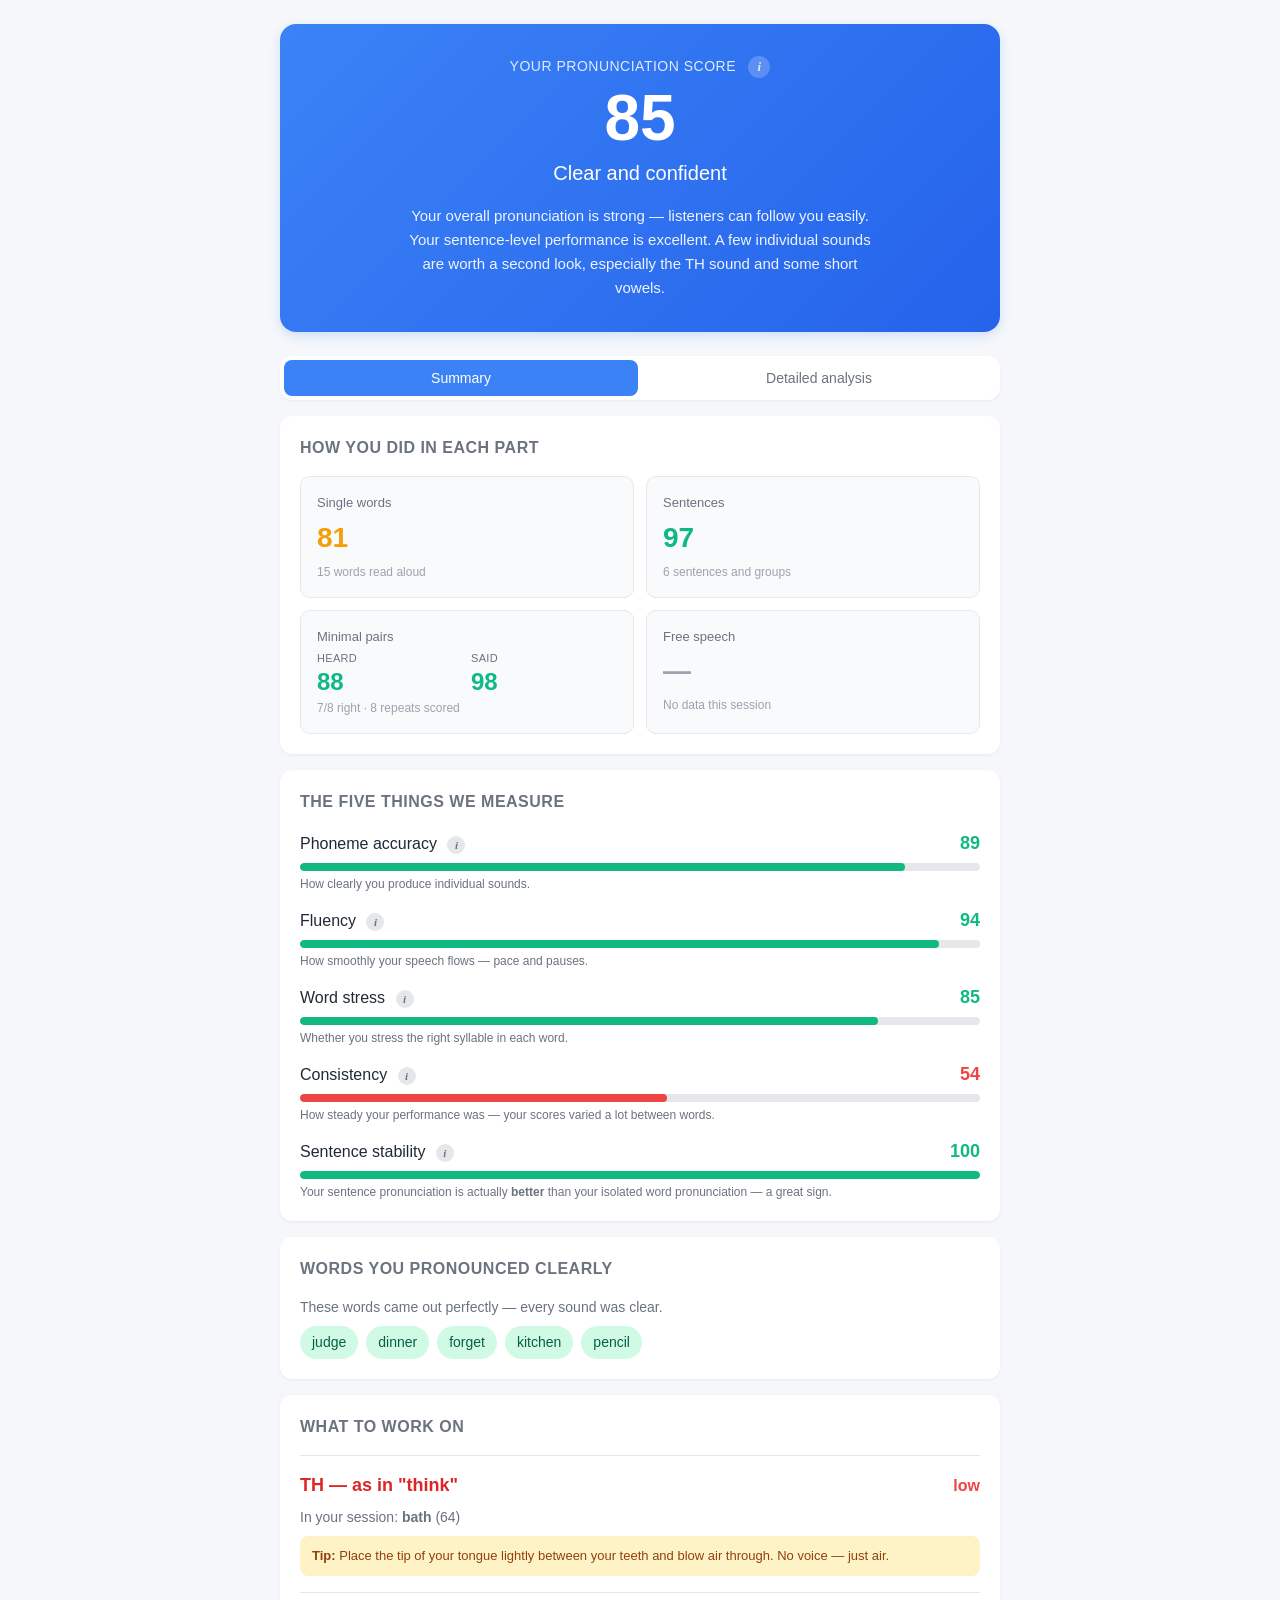
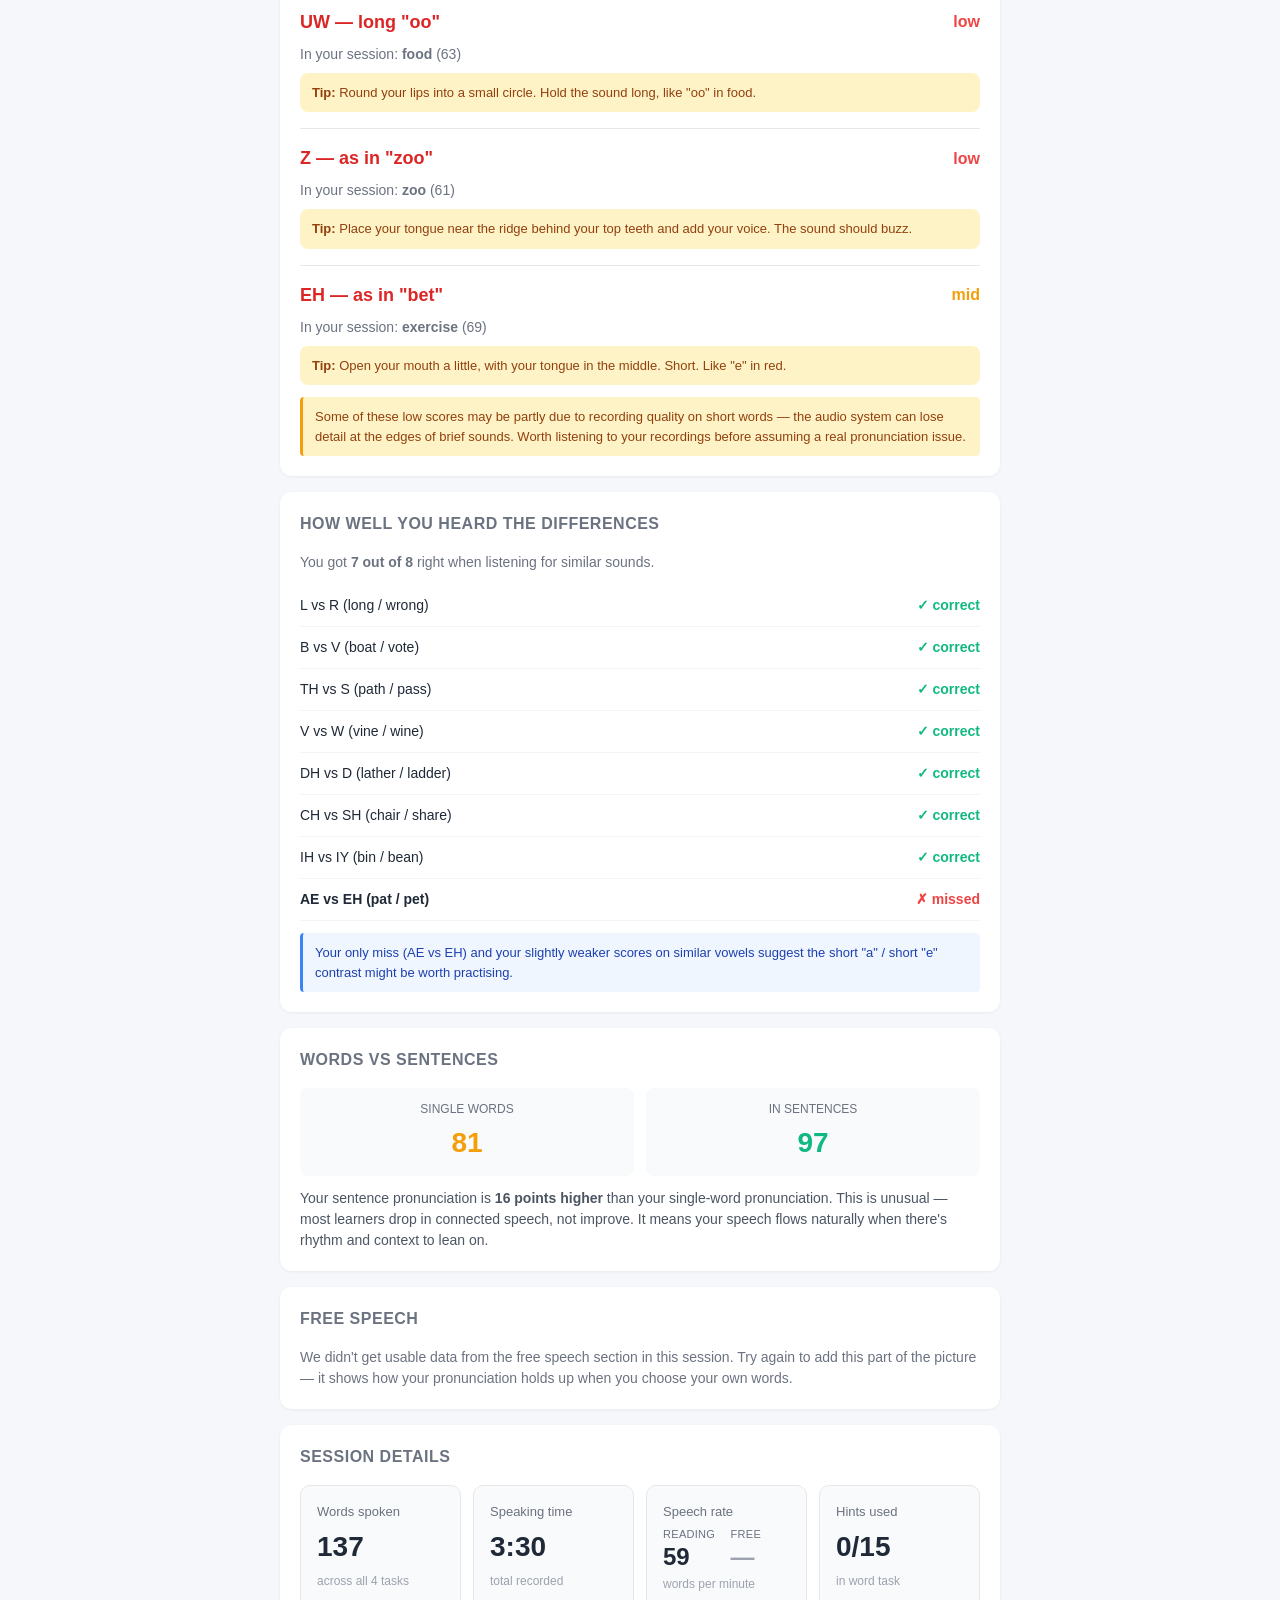
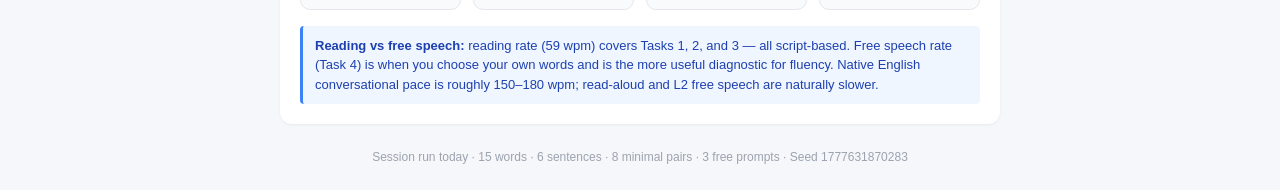
<file: report_mockup.html>
<!DOCTYPE html>
<html lang="en">
<head>
<meta charset="UTF-8">
<meta name="viewport" content="width=device-width, initial-scale=1.0">
<title>Your Pronunciation Report</title>
<style>
  * { box-sizing: border-box; margin: 0; padding: 0; }
  body {
    font-family: -apple-system, BlinkMacSystemFont, 'Segoe UI', Roboto, sans-serif;
    background: #f5f7fa;
    color: #1f2937;
    line-height: 1.5;
    padding: 24px 16px;
  }
  .container { max-width: 720px; margin: 0 auto; }

  /* Header / Overall */
  .hero {
    background: linear-gradient(135deg, #3B82F6 0%, #2563EB 100%);
    color: white;
    border-radius: 16px;
    padding: 32px 24px;
    text-align: center;
    margin-bottom: 24px;
    box-shadow: 0 4px 12px rgba(59, 130, 246, 0.2);
  }
  .hero .label { font-size: 14px; opacity: 0.85; text-transform: uppercase; letter-spacing: 0.5px; margin-bottom: 8px; }
  .hero .score { font-size: 64px; font-weight: 700; line-height: 1; margin-bottom: 8px; }
  .hero .band { font-size: 20px; font-weight: 500; margin-bottom: 16px; }
  .hero .summary { font-size: 15px; opacity: 0.92; max-width: 480px; margin: 0 auto; line-height: 1.6; }

  /* Cards */
  .card {
    background: white;
    border-radius: 12px;
    padding: 20px;
    margin-bottom: 16px;
    box-shadow: 0 1px 3px rgba(0,0,0,0.06);
  }
  .card h2 {
    font-size: 16px;
    color: #6B7280;
    text-transform: uppercase;
    letter-spacing: 0.5px;
    margin-bottom: 16px;
    font-weight: 600;
  }
  .card h3 { font-size: 18px; margin-bottom: 8px; color: #111827; }

  /* Section scores */
  .sections { display: grid; grid-template-columns: repeat(2, 1fr); gap: 12px; }
  .section-tile {
    padding: 16px;
    border-radius: 10px;
    background: #f9fafb;
    border: 1px solid #e5e7eb;
  }
  .section-tile .name { font-size: 13px; color: #6B7280; margin-bottom: 4px; }
  .section-tile .score-num { font-size: 28px; font-weight: 700; }
  .section-tile .desc { font-size: 12px; color: #9CA3AF; margin-top: 4px; }

  /* Split scores (for Task 3) */
  .split-scores {
    display: grid;
    grid-template-columns: 1fr 1fr;
    gap: 8px;
    margin-top: 4px;
  }
  .split-scores .col { text-align: left; }
  .split-scores .lbl { font-size: 11px; color: #6B7280; text-transform: uppercase; letter-spacing: 0.3px; }
  .split-scores .val { font-size: 24px; font-weight: 700; line-height: 1.1; margin-top: 2px; }
  .score-high { color: #10B981; }
  .score-mid  { color: #F59E0B; }
  .score-low  { color: #EF4444; }
  .score-na   { color: #9CA3AF; }

  /* Dimensions bars */
  .dimension { margin-bottom: 14px; }
  .dimension:last-child { margin-bottom: 0; }
  .dim-row { display: flex; justify-content: space-between; align-items: baseline; margin-bottom: 6px; }
  .dim-name { font-weight: 500; }
  .dim-score { font-weight: 600; font-size: 18px; }
  .dim-bar-bg { height: 8px; background: #e5e7eb; border-radius: 4px; overflow: hidden; }
  .dim-bar { height: 100%; border-radius: 4px; transition: width 0.4s; }
  .dim-bar.high { background: #10B981; }
  .dim-bar.mid  { background: #F59E0B; }
  .dim-bar.low  { background: #EF4444; }
  .dim-note { font-size: 12px; color: #6B7280; margin-top: 4px; }

  /* Strengths */
  .word-chips { display: flex; flex-wrap: wrap; gap: 8px; margin-top: 8px; }
  .word-chip {
    background: #d1fae5;
    color: #065f46;
    padding: 6px 12px;
    border-radius: 20px;
    font-size: 14px;
    font-weight: 500;
  }

  /* Focus area */
  .focus-group {
    border-top: 1px solid #e5e7eb;
    padding-top: 16px;
    margin-top: 16px;
  }
  .focus-group:first-child { border-top: none; padding-top: 0; margin-top: 8px; }
  .focus-header { display: flex; justify-content: space-between; align-items: center; margin-bottom: 8px; }
  .focus-phoneme {
    font-size: 18px;
    font-weight: 700;
    color: #DC2626;
  }
  .focus-words {
    font-size: 14px;
    color: #6B7280;
    margin-bottom: 8px;
  }
  .focus-tip {
    background: #FEF3C7;
    color: #92400E;
    padding: 10px 12px;
    border-radius: 8px;
    font-size: 13px;
    line-height: 1.5;
  }

  /* Listening / discrimination */
  .pair-row {
    display: flex;
    justify-content: space-between;
    align-items: center;
    padding: 10px 0;
    border-bottom: 1px solid #f3f4f6;
    font-size: 14px;
  }
  .pair-row:last-child { border-bottom: none; }
  .check { color: #10B981; font-weight: 700; }
  .cross { color: #EF4444; font-weight: 700; }

  /* Connected speech */
  .compare {
    display: grid;
    grid-template-columns: 1fr 1fr;
    gap: 12px;
    margin-bottom: 12px;
  }
  .compare-side {
    text-align: center;
    padding: 12px;
    border-radius: 8px;
    background: #f9fafb;
  }
  .compare-side .lbl { font-size: 12px; color: #6B7280; text-transform: uppercase; }
  .compare-side .num { font-size: 28px; font-weight: 700; margin-top: 4px; }

  /* Notes */
  .note {
    background: #eff6ff;
    border-left: 3px solid #3B82F6;
    padding: 10px 12px;
    font-size: 13px;
    color: #1E40AF;
    border-radius: 4px;
    margin-top: 12px;
  }
  .note-warn {
    background: #FEF3C7;
    border-left-color: #F59E0B;
    color: #92400E;
  }

  /* Footer */
  .footer { text-align: center; color: #9CA3AF; font-size: 12px; margin-top: 24px; }

  /* Page tabs */
  .tabs {
    display: flex;
    gap: 4px;
    background: white;
    padding: 4px;
    border-radius: 12px;
    margin-bottom: 16px;
    box-shadow: 0 1px 3px rgba(0,0,0,0.06);
  }
  .tab {
    flex: 1;
    text-align: center;
    padding: 10px 16px;
    border-radius: 8px;
    font-size: 14px;
    font-weight: 500;
    color: #6B7280;
    cursor: pointer;
    border: none;
    background: transparent;
    transition: all 0.2s;
  }
  .tab.active {
    background: #3B82F6;
    color: white;
  }
  .tab:not(.active):hover { background: #f3f4f6; color: #374151; }
  .page { display: none; }
  .page.active { display: block; }

  /* Word stress breakdown */
  .word-detail {
    border-bottom: 1px solid #f3f4f6;
    padding: 18px 0;
  }
  .word-detail:last-child { border-bottom: none; padding-bottom: 0; }
  .word-detail:first-child { padding-top: 0; }
  .word-detail-head {
    margin-bottom: 4px;
  }
  .wd-word { font-size: 20px; font-weight: 600; color: #111827; }
  .wd-ipa { font-size: 14px; color: #6B7280; margin-left: 8px; font-family: 'Times New Roman', serif; }
  .wd-meta { font-size: 12px; color: #6B7280; margin-bottom: 10px; }

  .syllable-bars {
    display: flex;
    align-items: stretch;
    gap: 2px;
    margin: 12px 0 6px;
    height: 36px;
  }
  .syl-bar {
    background: #DBEAFE;
    border-radius: 4px;
    display: flex;
    flex-direction: column;
    justify-content: center;
    align-items: center;
    color: #1E3A8A;
    font-size: 13px;
    font-weight: 500;
    min-width: 0;
    overflow: hidden;
    white-space: nowrap;
    text-overflow: ellipsis;
    padding: 0 4px;
  }
  .syl-bar.stressed-expected {
    background: #FCD34D;
    color: #78350F;
  }
  .syl-bar.stressed-actual {
    border: 2px solid #3B82F6;
  }
  .syl-bar.both { background: #10B981; color: white; }

  .syl-durations {
    display: flex;
    gap: 2px;
    font-size: 11px;
    color: #6B7280;
    margin-bottom: 8px;
  }
  .syl-dur { text-align: center; min-width: 0; }

  .stress-verdict {
    font-size: 13px;
    padding: 6px 10px;
    border-radius: 6px;
    display: inline-block;
    font-weight: 500;
  }
  .verdict-ok { background: #D1FAE5; color: #065F46; }
  .verdict-off { background: #FEE2E2; color: #991B1B; }

  .legend {
    display: flex;
    gap: 16px;
    flex-wrap: wrap;
    font-size: 12px;
    color: #6B7280;
    margin-bottom: 4px;
    padding: 10px 12px;
    background: #f9fafb;
    border-radius: 8px;
  }
  .legend-swatch {
    display: inline-block;
    width: 14px;
    height: 14px;
    border-radius: 3px;
    margin-right: 6px;
    vertical-align: middle;
  }

  /* Info icon + modal */
  .info-btn {
    display: inline-flex;
    align-items: center;
    justify-content: center;
    width: 22px;
    height: 22px;
    border-radius: 50%;
    background: rgba(255,255,255,0.25);
    color: white;
    font-size: 13px;
    font-weight: 700;
    font-style: italic;
    font-family: Georgia, serif;
    cursor: pointer;
    border: none;
    margin-left: 8px;
    transition: background 0.2s;
    vertical-align: middle;
  }
  .info-btn:hover { background: rgba(255,255,255,0.4); }

  .info-btn-sm {
    display: inline-flex;
    align-items: center;
    justify-content: center;
    width: 18px;
    height: 18px;
    border-radius: 50%;
    background: #E5E7EB;
    color: #6B7280;
    font-size: 11px;
    font-weight: 700;
    font-style: italic;
    font-family: Georgia, serif;
    cursor: pointer;
    border: none;
    margin-left: 6px;
    transition: background 0.2s;
    vertical-align: middle;
  }
  .info-btn-sm:hover { background: #D1D5DB; color: #374151; }

  .modal-backdrop {
    display: none;
    position: fixed;
    inset: 0;
    background: rgba(17, 24, 39, 0.6);
    z-index: 100;
    align-items: flex-start;
    justify-content: center;
    padding: 32px 16px;
    overflow-y: auto;
  }
  .modal-backdrop.open { display: flex; }
  .modal {
    background: white;
    border-radius: 14px;
    max-width: 560px;
    width: 100%;
    padding: 28px;
    box-shadow: 0 20px 50px rgba(0,0,0,0.25);
    color: #1f2937;
    margin: auto;
  }
  .modal h3 { font-size: 20px; margin-bottom: 4px; color: #111827; }
  .modal .sub { color: #6B7280; font-size: 13px; margin-bottom: 20px; }
  .modal h4 { font-size: 14px; text-transform: uppercase; letter-spacing: 0.4px; color: #6B7280; margin: 20px 0 8px; font-weight: 600; }
  .modal h4:first-of-type { margin-top: 0; }
  .modal p { font-size: 14px; line-height: 1.6; margin-bottom: 10px; color: #374151; }
  .modal table { width: 100%; border-collapse: collapse; margin-top: 8px; font-size: 13px; }
  .modal table th { text-align: left; padding: 8px 10px; background: #f3f4f6; font-weight: 600; color: #4B5563; }
  .modal table td { padding: 8px 10px; border-bottom: 1px solid #f3f4f6; }
  .modal table tr:last-child td { border-bottom: none; }
  .modal .formula {
    background: #f3f4f6;
    border-radius: 8px;
    padding: 12px;
    font-family: 'Courier New', monospace;
    font-size: 12px;
    color: #1F2937;
    line-height: 1.6;
    margin: 8px 0;
  }
  .modal-close {
    background: #3B82F6;
    color: white;
    border: none;
    border-radius: 8px;
    padding: 10px 20px;
    font-size: 14px;
    font-weight: 500;
    cursor: pointer;
    margin-top: 20px;
    width: 100%;
  }
  .modal-close:hover { background: #2563EB; }
</style>
</head>
<body>
  <div class="container">

    <!-- HERO / OVERALL -->
    <div class="hero">
      <div class="label">
        Your Pronunciation Score
        <button class="info-btn" onclick="document.getElementById('howModal').classList.add('open')" title="How is this score calculated?">i</button>
      </div>
      <div class="score">85</div>
      <div class="band">Clear and confident</div>
      <p class="summary">
        Your overall pronunciation is strong — listeners can follow you easily. Your sentence-level performance is excellent. A few individual sounds are worth a second look, especially the TH sound and some short vowels.
      </p>
    </div>

    <!-- HOW IT WORKS MODAL -->
    <div class="modal-backdrop" id="howModal" onclick="if(event.target===this)this.classList.remove('open')">
      <div class="modal">
        <h3>How your score is calculated</h3>
        <p class="sub">Built on Microsoft Azure Speech AI · calibrated for English L2 learners</p>

        <h4>The data source</h4>
        <p>Every recording is sent to <strong>Azure Speech Services Pronunciation Assessment</strong> — the same speech AI used by Microsoft Reading Coach and a number of major language-learning platforms. It returns scores per individual sound, per syllable, and per sentence, plus pacing and intonation signals.</p>

        <h4>The five dimensions</h4>
        <table>
          <thead><tr><th>Dimension</th><th>Weight</th><th>What it measures</th></tr></thead>
          <tbody>
            <tr><td>Phoneme accuracy</td><td>25%</td><td>Are the individual sounds correct?</td></tr>
            <tr><td>Fluency</td><td>22%</td><td>Does speech flow at a natural pace, without unnatural pauses?</td></tr>
            <tr><td>Word stress</td><td>18%</td><td>Is the right syllable emphasised in each word?</td></tr>
            <tr><td>Consistency</td><td>18%</td><td>Is performance steady across items, or does it swing?</td></tr>
            <tr><td>Sentence stability</td><td>17%</td><td>Does pronunciation hold up in sentences vs single words?</td></tr>
          </tbody>
        </table>

        <h4>The formula</h4>
        <div class="formula">
          Score = (Phoneme × 0.25)<br>
          &nbsp;&nbsp;&nbsp;&nbsp;&nbsp;&nbsp;&nbsp;&nbsp;+ (Fluency × 0.22)<br>
          &nbsp;&nbsp;&nbsp;&nbsp;&nbsp;&nbsp;&nbsp;&nbsp;+ (Stress × 0.18)<br>
          &nbsp;&nbsp;&nbsp;&nbsp;&nbsp;&nbsp;&nbsp;&nbsp;+ (Consistency × 0.18)<br>
          &nbsp;&nbsp;&nbsp;&nbsp;&nbsp;&nbsp;&nbsp;&nbsp;+ (Stability × 0.17)
        </div>

        <h4>Score bands</h4>
        <table>
          <tbody>
            <tr><td><strong>85–100</strong></td><td>Clear and confident</td></tr>
            <tr><td><strong>70–84</strong></td><td>Generally clear, some patterns to refine</td></tr>
            <tr><td><strong>55–69</strong></td><td>Comprehensible but inconsistent</td></tr>
            <tr><td><strong>40–54</strong></td><td>Listener has to work to follow</td></tr>
            <tr><td><strong>0–39</strong></td><td>Difficult for a listener to follow</td></tr>
          </tbody>
        </table>

        <h4>Why a composite, not a single number?</h4>
        <p>Two learners can both score 80 overall — one through consistently good performance, one through a mix of strong and weak items. Listeners experience these very differently. The five dimensions make that difference visible, and let learners see <em>where</em> to focus, not just <em>how well</em> they did.</p>

        <button class="modal-close" onclick="document.getElementById('howModal').classList.remove('open')">Got it</button>
      </div>
    </div>

    <!-- TABS -->
    <div class="tabs">
      <button class="tab active" onclick="showPage('summary')">Summary</button>
      <button class="tab" onclick="showPage('detail')">Detailed analysis</button>
    </div>

    <!-- PAGE: SUMMARY -->
    <div id="page-summary" class="page active">

    <!-- PER-SECTION SCORES -->
    <div class="card">
      <h2>How you did in each part</h2>
      <div class="sections">
        <div class="section-tile">
          <div class="name">Single words</div>
          <div class="score-num score-mid">81</div>
          <div class="desc">15 words read aloud</div>
        </div>
        <div class="section-tile">
          <div class="name">Sentences</div>
          <div class="score-num score-high">97</div>
          <div class="desc">6 sentences and groups</div>
        </div>
        <div class="section-tile">
          <div class="name">Minimal pairs</div>
          <div class="split-scores">
            <div class="col">
              <div class="lbl">Heard</div>
              <div class="val score-high">88</div>
            </div>
            <div class="col">
              <div class="lbl">Said</div>
              <div class="val score-high">98</div>
            </div>
          </div>
          <div class="desc">7/8 right · 8 repeats scored</div>
        </div>
        <div class="section-tile">
          <div class="name">Free speech</div>
          <div class="score-num score-na">—</div>
          <div class="desc">No data this session</div>
        </div>
      </div>
    </div>

    <!-- DIMENSIONS -->
    <div class="card">
      <h2>The five things we measure</h2>

      <div class="dimension">
        <div class="dim-row">
          <span class="dim-name">Phoneme accuracy <button class="info-btn-sm" onclick="showDim('phoneme')">i</button></span>
          <span class="dim-score score-high">89</span>
        </div>
        <div class="dim-bar-bg"><div class="dim-bar high" style="width: 89%"></div></div>
        <div class="dim-note">How clearly you produce individual sounds.</div>
      </div>

      <div class="dimension">
        <div class="dim-row">
          <span class="dim-name">Fluency <button class="info-btn-sm" onclick="showDim('fluency')">i</button></span>
          <span class="dim-score score-high">94</span>
        </div>
        <div class="dim-bar-bg"><div class="dim-bar high" style="width: 94%"></div></div>
        <div class="dim-note">How smoothly your speech flows — pace and pauses.</div>
      </div>

      <div class="dimension">
        <div class="dim-row">
          <span class="dim-name">Word stress <button class="info-btn-sm" onclick="showDim('stress')">i</button></span>
          <span class="dim-score score-high">85</span>
        </div>
        <div class="dim-bar-bg"><div class="dim-bar high" style="width: 85%"></div></div>
        <div class="dim-note">Whether you stress the right syllable in each word.</div>
      </div>

      <div class="dimension">
        <div class="dim-row">
          <span class="dim-name">Consistency <button class="info-btn-sm" onclick="showDim('consistency')">i</button></span>
          <span class="dim-score score-low">54</span>
        </div>
        <div class="dim-bar-bg"><div class="dim-bar low" style="width: 54%"></div></div>
        <div class="dim-note">How steady your performance was — your scores varied a lot between words.</div>
      </div>

      <div class="dimension">
        <div class="dim-row">
          <span class="dim-name">Sentence stability <button class="info-btn-sm" onclick="showDim('connected')">i</button></span>
          <span class="dim-score score-high">100</span>
        </div>
        <div class="dim-bar-bg"><div class="dim-bar high" style="width: 100%"></div></div>
        <div class="dim-note">Your sentence pronunciation is actually <strong>better</strong> than your isolated word pronunciation — a great sign.</div>
      </div>
    </div>

    <!-- DIMENSION DETAIL MODAL -->
    <div class="modal-backdrop" id="dimModal" onclick="if(event.target===this)this.classList.remove('open')">
      <div class="modal">
        <h3 id="dimModalTitle">—</h3>
        <p class="sub" id="dimModalSub">—</p>
        <h4>What it measures</h4>
        <p id="dimWhat">—</p>
        <h4>How it's calculated</h4>
        <p id="dimHow">—</p>
        <h4>Why it matters</h4>
        <p id="dimWhy">—</p>
        <button class="modal-close" onclick="document.getElementById('dimModal').classList.remove('open')">Got it</button>
      </div>
    </div>

    <script>
      const DIM_INFO = {
        phoneme: {
          title: "Phoneme accuracy",
          sub: "Weighted 25% of the overall score",
          what: "How accurately you produce each individual sound. A 'phoneme' is the smallest unit of sound in English — like /θ/ in 'think' or /ɪ/ in 'ship'. This is the most direct measure of pronunciation.",
          how: "Azure Speech AI returns an accuracy score (0–100) for every phoneme in every word you say. We average those scores across the whole session.",
          why: "Substituting one sound for another can change word meaning entirely or make the speaker hard to follow. Across a session, phoneme errors form a pattern that pinpoints exactly which sounds need work."
        },
        fluency: {
          title: "Fluency",
          sub: "Weighted 22% of the overall score",
          what: "How natural and flowing your speech is — including pace, hesitation, and the length of uninterrupted speech. This is not about speed — it's about whether speech flows without excessive pausing.",
          how: "We use Azure's fluency score directly. It's calculated from sentence recordings (Task 2 and Task 4) and incorporates pause data, pace, and run length.",
          why: "Even accurate pronunciation becomes hard to follow if speech is heavily paused or broken into short chunks. Fluency reflects how the speech lands for a listener in real time."
        },
        stress: {
          title: "Word stress",
          sub: "Weighted 18% of the overall score",
          what: "Whether you place stress on the correct syllable within each word — for example, PHO-to-graph rather than pho-TO-graph.",
          how: "We compare the actual duration of each syllable in your recording against the expected stress pattern stored in our word bank. The stressed syllable should be the longest. We also use Azure's pitch-variation signal to confirm natural intonation.",
          why: "Misplaced stress is one of the most common causes of miscommunication in English, even when individual sounds are correct. A listener may fail to recognise a word entirely if the stress is wrong."
        },
        consistency: {
          title: "Consistency",
          sub: "Weighted 18% of the overall score",
          what: "How stable your pronunciation quality is across the session. Two learners can both score 80 overall — one through consistently good performance, one through a mix of strong and weak items.",
          how: "We calculate the standard deviation of accuracy scores across all items in the session. A small spread = high consistency. A large spread = low consistency.",
          why: "Listeners experience a steady speaker very differently to a speaker who swings between strong and weak. Consistency is particularly relevant for identifying learners who can produce sounds — but not yet reliably."
        },
        connected: {
          title: "Sentence stability",
          sub: "Weighted 17% of the overall score",
          what: "Whether your pronunciation holds steady when words are combined into a full sentence, compared to your performance on single words. A high score means you don't lose accuracy under the cognitive load of a longer item.",
          how: "We compare your average accuracy on isolated words (Task 1) with your average accuracy on sentences (Task 2). The gap is mapped to a score. If you perform equally well or better in sentences, this scores 100.",
          why: "A learner can produce individual words clearly in isolation but struggle when those words are stacked into a sentence. This dimension surfaces that breakdown. (Note: a full Connected Speech measure — covering linking, weak forms, and reductions — is on our roadmap as a separate dimension.)"
        }
      };
      function showDim(key) {
        const d = DIM_INFO[key];
        document.getElementById('dimModalTitle').textContent = d.title;
        document.getElementById('dimModalSub').textContent = d.sub;
        document.getElementById('dimWhat').textContent = d.what;
        document.getElementById('dimHow').textContent = d.how;
        document.getElementById('dimWhy').textContent = d.why;
        document.getElementById('dimModal').classList.add('open');
      }
    </script>

    <!-- STRENGTHS -->
    <div class="card">
      <h2>Words you pronounced clearly</h2>
      <p style="color: #6B7280; font-size: 14px; margin-bottom: 8px;">
        These words came out perfectly — every sound was clear.
      </p>
      <div class="word-chips">
        <span class="word-chip">judge</span>
        <span class="word-chip">dinner</span>
        <span class="word-chip">forget</span>
        <span class="word-chip">kitchen</span>
        <span class="word-chip">pencil</span>
      </div>
    </div>

    <!-- FOCUS AREAS -->
    <div class="card">
      <h2>What to work on</h2>

      <div class="focus-group">
        <div class="focus-header">
          <span class="focus-phoneme">TH — as in "think"</span>
          <span class="score-low" style="font-weight: 600;">low</span>
        </div>
        <div class="focus-words">In your session: <strong>bath</strong> (64)</div>
        <div class="focus-tip">
          <strong>Tip:</strong> Place the tip of your tongue lightly between your teeth and blow air through. No voice — just air.
        </div>
      </div>

      <div class="focus-group">
        <div class="focus-header">
          <span class="focus-phoneme">UW — long "oo"</span>
          <span class="score-low" style="font-weight: 600;">low</span>
        </div>
        <div class="focus-words">In your session: <strong>food</strong> (63)</div>
        <div class="focus-tip">
          <strong>Tip:</strong> Round your lips into a small circle. Hold the sound long, like "oo" in food.
        </div>
      </div>

      <div class="focus-group">
        <div class="focus-header">
          <span class="focus-phoneme">Z — as in "zoo"</span>
          <span class="score-low" style="font-weight: 600;">low</span>
        </div>
        <div class="focus-words">In your session: <strong>zoo</strong> (61)</div>
        <div class="focus-tip">
          <strong>Tip:</strong> Place your tongue near the ridge behind your top teeth and add your voice. The sound should buzz.
        </div>
      </div>

      <div class="focus-group">
        <div class="focus-header">
          <span class="focus-phoneme">EH — as in "bet"</span>
          <span class="score-mid" style="font-weight: 600;">mid</span>
        </div>
        <div class="focus-words">In your session: <strong>exercise</strong> (69)</div>
        <div class="focus-tip">
          <strong>Tip:</strong> Open your mouth a little, with your tongue in the middle. Short. Like "e" in red.
        </div>
      </div>

      <div class="note note-warn">
        Some of these low scores may be partly due to recording quality on short words — the audio system can lose detail at the edges of brief sounds. Worth listening to your recordings before assuming a real pronunciation issue.
      </div>
    </div>

    <!-- LISTENING -->
    <div class="card">
      <h2>How well you heard the differences</h2>
      <p style="color: #6B7280; font-size: 14px; margin-bottom: 12px;">
        You got <strong>7 out of 8</strong> right when listening for similar sounds.
      </p>
      <div class="pair-row">
        <span>L vs R (long / wrong)</span>
        <span class="check">✓ correct</span>
      </div>
      <div class="pair-row">
        <span>B vs V (boat / vote)</span>
        <span class="check">✓ correct</span>
      </div>
      <div class="pair-row">
        <span>TH vs S (path / pass)</span>
        <span class="check">✓ correct</span>
      </div>
      <div class="pair-row">
        <span>V vs W (vine / wine)</span>
        <span class="check">✓ correct</span>
      </div>
      <div class="pair-row">
        <span>DH vs D (lather / ladder)</span>
        <span class="check">✓ correct</span>
      </div>
      <div class="pair-row">
        <span>CH vs SH (chair / share)</span>
        <span class="check">✓ correct</span>
      </div>
      <div class="pair-row">
        <span>IH vs IY (bin / bean)</span>
        <span class="check">✓ correct</span>
      </div>
      <div class="pair-row">
        <span><strong>AE vs EH (pat / pet)</strong></span>
        <span class="cross">✗ missed</span>
      </div>
      <div class="note">
        Your only miss (AE vs EH) and your slightly weaker scores on similar vowels suggest the short "a" / short "e" contrast might be worth practising.
      </div>
    </div>

    <!-- CONNECTED SPEECH -->
    <div class="card">
      <h2>Words vs sentences</h2>
      <div class="compare">
        <div class="compare-side">
          <div class="lbl">Single words</div>
          <div class="num score-mid">81</div>
        </div>
        <div class="compare-side">
          <div class="lbl">In sentences</div>
          <div class="num score-high">97</div>
        </div>
      </div>
      <p style="font-size: 14px; color: #4B5563;">
        Your sentence pronunciation is <strong>16 points higher</strong> than your single-word pronunciation. This is unusual — most learners drop in connected speech, not improve. It means your speech flows naturally when there's rhythm and context to lean on.
      </p>
    </div>

    <!-- FREE PRODUCTION -->
    <div class="card">
      <h2>Free speech</h2>
      <p style="font-size: 14px; color: #6B7280;">
        We didn't get usable data from the free speech section in this session. Try again to add this part of the picture — it shows how your pronunciation holds up when you choose your own words.
      </p>
    </div>

    <!-- SESSION DETAILS -->
    <div class="card">
      <h2>Session details</h2>
      <div class="sections" style="grid-template-columns: repeat(4, 1fr);">
        <div class="section-tile">
          <div class="name">Words spoken</div>
          <div class="score-num" style="color: #1F2937;">137</div>
          <div class="desc">across all 4 tasks</div>
        </div>
        <div class="section-tile">
          <div class="name">Speaking time</div>
          <div class="score-num" style="color: #1F2937;">3:30</div>
          <div class="desc">total recorded</div>
        </div>
        <div class="section-tile">
          <div class="name">Speech rate</div>
          <div class="split-scores">
            <div class="col">
              <div class="lbl">Reading</div>
              <div class="val" style="color: #1F2937;">59</div>
            </div>
            <div class="col">
              <div class="lbl">Free</div>
              <div class="val score-na">—</div>
            </div>
          </div>
          <div class="desc">words per minute</div>
        </div>
        <div class="section-tile">
          <div class="name">Hints used</div>
          <div class="score-num" style="color: #1F2937;">0/15</div>
          <div class="desc">in word task</div>
        </div>
      </div>
      <div class="note" style="margin-top: 16px;">
        <strong>Reading vs free speech:</strong> reading rate (59 wpm) covers Tasks 1, 2, and 3 — all script-based. Free speech rate (Task 4) is when you choose your own words and is the more useful diagnostic for fluency. Native English conversational pace is roughly 150–180 wpm; read-aloud and L2 free speech are naturally slower.
      </div>
    </div>

    </div><!-- /page-summary -->

    <!-- PAGE: DETAIL -->
    <div id="page-detail" class="page">

      <div class="card">
        <h2>Detailed analysis</h2>
        <p style="font-size: 14px; color: #4B5563; margin-bottom: 8px;">
          A word-by-word breakdown showing how long each syllable lasted and where you placed your stress. The longest bar is the syllable you emphasised. The yellow-highlighted block is where the stress should fall.
        </p>
        <div class="legend">
          <span><span class="legend-swatch" style="background: #FCD34D;"></span>Where stress should fall</span>
          <span><span class="legend-swatch" style="background: #DBEAFE;"></span>Other syllables</span>
          <span><span class="legend-swatch" style="background: #10B981;"></span>Stress placed correctly</span>
        </div>
      </div>

      <div class="card">
        <h2>Multi-syllable words from this session</h2>

        <!-- electricity -->
        <div class="word-detail">
          <div class="word-detail-head">
            <span class="wd-word">electricity</span>
            <span class="wd-ipa">/ɪˌlɛkˈtrɪ.sɪ.ti/</span>
          </div>
          <div class="wd-meta">5 syllables · stress on 3rd (TRIC)</div>
          <div class="syllable-bars">
            <div class="syl-bar" style="flex: 1.7;">e</div>
            <div class="syl-bar" style="flex: 2.5;">lec</div>
            <div class="syl-bar stressed-expected" style="flex: 2.1;">tric</div>
            <div class="syl-bar" style="flex: 1.3;">i</div>
            <div class="syl-bar stressed-actual" style="flex: 3.9;">ty</div>
          </div>
          <div class="syl-durations">
            <span class="syl-dur" style="flex: 1.7;">0.17s</span>
            <span class="syl-dur" style="flex: 2.5;">0.25s</span>
            <span class="syl-dur" style="flex: 2.1;">0.21s</span>
            <span class="syl-dur" style="flex: 1.3;">0.13s</span>
            <span class="syl-dur" style="flex: 3.9;">0.39s</span>
          </div>
          <span class="stress-verdict verdict-off">Stress placed on "ty" — should be on "TRIC"</span>
        </div>

        <!-- exercise -->
        <div class="word-detail">
          <div class="word-detail-head">
            <span class="wd-word">exercise</span>
            <span class="wd-ipa">/ˈɛk.sə.saɪz/</span>
          </div>
          <div class="wd-meta">3 syllables · stress on 1st (EX)</div>
          <div class="syllable-bars">
            <div class="syl-bar both" style="flex: 3.2;">ex</div>
            <div class="syl-bar" style="flex: 1.4;">er</div>
            <div class="syl-bar" style="flex: 2.2;">cise</div>
          </div>
          <div class="syl-durations">
            <span class="syl-dur" style="flex: 3.2;">0.32s</span>
            <span class="syl-dur" style="flex: 1.4;">0.14s</span>
            <span class="syl-dur" style="flex: 2.2;">0.22s</span>
          </div>
          <span class="stress-verdict verdict-ok">✓ Stress placed correctly</span>
        </div>

        <!-- immediately -->
        <div class="word-detail">
          <div class="word-detail-head">
            <span class="wd-word">immediately</span>
            <span class="wd-ipa">/ɪˈmiː.di.ət.li/</span>
          </div>
          <div class="wd-meta">5 syllables · stress on 2nd (MEE)</div>
          <div class="syllable-bars">
            <div class="syl-bar" style="flex: 1.2;">im</div>
            <div class="syl-bar both" style="flex: 4.1;">mee</div>
            <div class="syl-bar" style="flex: 1.6;">di</div>
            <div class="syl-bar" style="flex: 1.0;">at</div>
            <div class="syl-bar" style="flex: 2.0;">ly</div>
          </div>
          <div class="syl-durations">
            <span class="syl-dur" style="flex: 1.2;">0.12s</span>
            <span class="syl-dur" style="flex: 4.1;">0.41s</span>
            <span class="syl-dur" style="flex: 1.6;">0.16s</span>
            <span class="syl-dur" style="flex: 1.0;">0.10s</span>
            <span class="syl-dur" style="flex: 2.0;">0.20s</span>
          </div>
          <span class="stress-verdict verdict-ok">✓ Stress placed correctly</span>
        </div>

        <!-- delicious -->
        <div class="word-detail">
          <div class="word-detail-head">
            <span class="wd-word">delicious</span>
            <span class="wd-ipa">/dɪˈlɪ.ʃəs/</span>
          </div>
          <div class="wd-meta">3 syllables · stress on 2nd (LI)</div>
          <div class="syllable-bars">
            <div class="syl-bar" style="flex: 1.5;">de</div>
            <div class="syl-bar both" style="flex: 3.5;">li</div>
            <div class="syl-bar" style="flex: 2.0;">cious</div>
          </div>
          <div class="syl-durations">
            <span class="syl-dur" style="flex: 1.5;">0.15s</span>
            <span class="syl-dur" style="flex: 3.5;">0.35s</span>
            <span class="syl-dur" style="flex: 2.0;">0.20s</span>
          </div>
          <span class="stress-verdict verdict-ok">✓ Stress placed correctly</span>
        </div>

        <!-- forget -->
        <div class="word-detail">
          <div class="word-detail-head">
            <span class="wd-word">forget</span>
            <span class="wd-ipa">/fəˈɡɛt/</span>
          </div>
          <div class="wd-meta">2 syllables · stress on 2nd (GET)</div>
          <div class="syllable-bars">
            <div class="syl-bar" style="flex: 1.5;">for</div>
            <div class="syl-bar both" style="flex: 3.0;">get</div>
          </div>
          <div class="syl-durations">
            <span class="syl-dur" style="flex: 1.5;">0.15s</span>
            <span class="syl-dur" style="flex: 3.0;">0.30s</span>
          </div>
          <span class="stress-verdict verdict-ok">✓ Stress placed correctly</span>
        </div>

      </div>

      <div class="card">
        <h2>What you can take from this</h2>
        <p style="font-size: 14px; color: #374151; line-height: 1.7;">
          On most multi-syllable words you placed stress correctly — your stress placement instinct is good. The notable exception was <strong>electricity</strong>, where you stressed the final syllable instead of "TRIC". This is a common pattern: word-final syllables naturally lengthen in English, but the stress should still land on TRIC. Practising this word with deliberate stress on the third syllable (e-lec-<strong>TRIC</strong>-i-ty) would help.
        </p>
      </div>

      <div class="card">
        <h2>About this view</h2>
        <p style="font-size: 14px; color: #6B7280; line-height: 1.6;">
          Bar widths show how long you held each syllable. In English, the stressed syllable is naturally longer than the unstressed ones. By comparing your timing against the expected stress pattern, we can see whether your stress placement matches a native speaker's.
        </p>
        <p style="font-size: 13px; color: #9CA3AF; margin-top: 10px;">
          Note: word-final syllables can sometimes appear longest due to natural lengthening at the end of a word. The system compensates for this when judging stress placement.
        </p>
      </div>

    </div><!-- /page-detail -->

    <div class="footer">
      Session run today · 15 words · 6 sentences · 8 minimal pairs · 3 free prompts · Seed 1777631870283
    </div>

    <script>
      function showPage(name) {
        document.querySelectorAll('.page').forEach(p => p.classList.remove('active'));
        document.querySelectorAll('.tab').forEach(t => t.classList.remove('active'));
        document.getElementById('page-' + name).classList.add('active');
        event.target.classList.add('active');
        window.scrollTo(0, 0);
      }
    </script>

  </div>
</body>
</html>
</file>
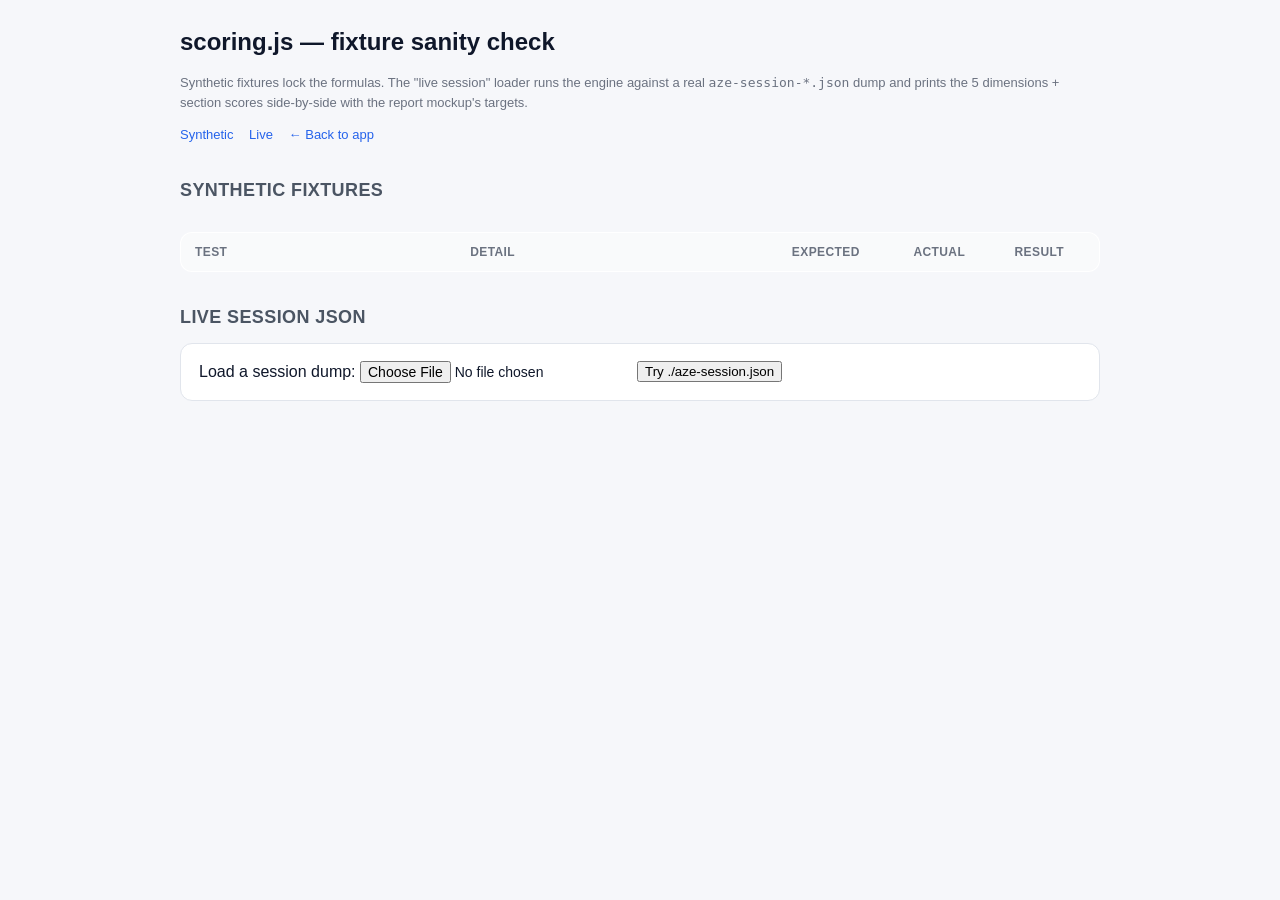
<file: prototype-v2/scoring.test.html>
<!doctype html>
<html lang="en-GB">
  <head>
    <meta charset="utf-8" />
    <meta name="viewport" content="width=device-width,initial-scale=1" />
    <title>scoring.js — fixture sanity check</title>
    <style>
      :root {
        --pass: #16a34a;
        --fail: #dc2626;
        --na: #9ca3af;
      }
      * { box-sizing: border-box; }
      body {
        font-family: -apple-system, BlinkMacSystemFont, "Segoe UI", Roboto, sans-serif;
        background: #f6f7fa;
        color: #0f172a;
        margin: 0;
        padding: 24px;
        line-height: 1.5;
      }
      h1 { margin: 0 0 8px; font-size: 24px; }
      h2 { margin: 32px 0 12px; font-size: 18px; color: #4b5563; text-transform: uppercase; letter-spacing: 0.4px; }
      .container { max-width: 920px; margin: 0 auto; }
      .summary {
        display: flex;
        gap: 12px;
        margin: 8px 0 16px;
        flex-wrap: wrap;
      }
      .pill {
        background: white;
        border: 1px solid #e1e5ec;
        border-radius: 999px;
        padding: 6px 14px;
        font-size: 13px;
        font-weight: 500;
      }
      .pill.pass { background: #ecfdf5; color: #065f46; border-color: #a7f3d0; }
      .pill.fail { background: #fef2f2; color: #991b1b; border-color: #fecaca; }
      .pill.muted { color: #6b7280; }
      table {
        width: 100%;
        border-collapse: collapse;
        background: white;
        border: 1px solid #e1e5ec;
        border-radius: 12px;
        overflow: hidden;
        font-size: 14px;
      }
      th, td {
        padding: 10px 14px;
        text-align: left;
        border-bottom: 1px solid #f3f4f6;
        vertical-align: top;
      }
      th { background: #f9fafb; font-size: 12px; text-transform: uppercase; letter-spacing: 0.4px; color: #6b7280; }
      tr:last-child td { border-bottom: none; }
      td.status { white-space: nowrap; font-weight: 600; }
      td.pass { color: var(--pass); }
      td.fail { color: var(--fail); }
      td.actual { font-variant-numeric: tabular-nums; }
      td.expected { color: #6b7280; font-variant-numeric: tabular-nums; }
      .file-row {
        background: white;
        border: 1px solid #e1e5ec;
        border-radius: 12px;
        padding: 16px 18px;
        margin-bottom: 16px;
        display: flex;
        gap: 12px;
        align-items: center;
        flex-wrap: wrap;
      }
      input[type="file"] { font-size: 14px; }
      .live-panel {
        background: white;
        border: 1px solid #e1e5ec;
        border-radius: 12px;
        padding: 16px 18px;
        margin-bottom: 16px;
      }
      .live-grid {
        display: grid;
        grid-template-columns: repeat(auto-fit, minmax(160px, 1fr));
        gap: 10px;
        margin: 8px 0 16px;
      }
      .stat-card {
        background: #f9fafb;
        border: 1px solid #e5e7eb;
        border-radius: 8px;
        padding: 10px 12px;
      }
      .stat-card .lbl { font-size: 11px; color: #6b7280; text-transform: uppercase; letter-spacing: 0.4px; }
      .stat-card .val { font-size: 22px; font-weight: 700; font-variant-numeric: tabular-nums; }
      .stat-card .sub { font-size: 12px; color: #9ca3af; margin-top: 2px; }
      .high { color: #10b981; } .mid { color: #f59e0b; } .low { color: #ef4444; } .na { color: var(--na); }
      .chip {
        display: inline-block;
        background: #d1fae5;
        color: #065f46;
        padding: 4px 10px;
        border-radius: 999px;
        font-size: 13px;
        margin: 2px 4px 2px 0;
      }
      .focus-row {
        padding: 8px 0;
        border-top: 1px solid #f3f4f6;
        font-size: 14px;
      }
      .focus-row:first-child { border-top: none; }
      .focus-row .code { font-weight: 700; color: #dc2626; }
      .focus-row .label { color: #6b7280; }
      .focus-row .ex { font-size: 13px; color: #4b5563; margin-top: 2px; }
      pre.json {
        background: #0f172a;
        color: #d1d5db;
        border-radius: 8px;
        padding: 12px;
        font-size: 11px;
        line-height: 1.5;
        overflow: auto;
        max-height: 320px;
      }
      .muted { color: #6b7280; font-size: 13px; }
      details summary { cursor: pointer; font-weight: 500; padding: 4px 0; }
      .nav { font-size: 13px; }
      .nav a { color: #2563eb; text-decoration: none; margin-right: 12px; }
    </style>
  </head>
  <body>
    <div class="container">
      <h1>scoring.js — fixture sanity check</h1>
      <p class="muted">
        Synthetic fixtures lock the formulas. The "live session" loader runs the engine
        against a real <code>aze-session-*.json</code> dump and prints the 5 dimensions
        + section scores side-by-side with the report mockup's targets.
      </p>
      <p class="nav">
        <a href="#synthetic">Synthetic</a>
        <a href="#live">Live</a>
        <a href="index.html">← Back to app</a>
      </p>

      <h2 id="synthetic">Synthetic fixtures</h2>
      <div id="syntheticSummary" class="summary"></div>
      <table>
        <thead><tr><th style="width:30%">Test</th><th style="width:35%">Detail</th><th>Expected</th><th>Actual</th><th>Result</th></tr></thead>
        <tbody id="syntheticTableBody"></tbody>
      </table>

      <h2 id="live">Live session JSON</h2>
      <div class="file-row">
        <label>
          Load a session dump:
          <input type="file" id="fileInput" accept=".json,application/json" />
        </label>
        <button id="loadDefault" type="button">Try ./aze-session.json</button>
      </div>
      <div id="liveOutput"></div>
    </div>

    <script src="utils.js"></script>
    <script src="scoring.js"></script>
    <script>
      // =========================================================================
      // Test infra — tiny pass/fail collector
      // =========================================================================

      const tests = [];
      function test(name, detail, expected, actual, opts = {}) {
        const tol = typeof opts.tol === "number" ? opts.tol : 0;
        let pass;
        if (expected === null || actual === null) {
          pass = expected === actual;
        } else if (typeof expected === "number" && typeof actual === "number") {
          pass = Math.abs(expected - actual) <= tol;
        } else if (Array.isArray(expected)) {
          pass =
            Array.isArray(actual) &&
            actual.length === expected.length &&
            expected.every((v, i) => v === actual[i]);
        } else {
          pass = expected === actual;
        }
        tests.push({ name, detail, expected, actual, pass });
      }

      function flushTests() {
        const tbody = document.getElementById("syntheticTableBody");
        tbody.innerHTML = tests
          .map((t) => `
            <tr>
              <td>${escapeHtml(t.name)}</td>
              <td class="muted">${escapeHtml(t.detail)}</td>
              <td class="expected">${formatVal(t.expected)}</td>
              <td class="actual">${formatVal(t.actual)}</td>
              <td class="status ${t.pass ? "pass" : "fail"}">${t.pass ? "PASS" : "FAIL"}</td>
            </tr>
          `)
          .join("");

        const passN = tests.filter((t) => t.pass).length;
        const failN = tests.length - passN;
        document.getElementById("syntheticSummary").innerHTML = `
          <span class="pill pass">${passN} passing</span>
          ${failN ? `<span class="pill fail">${failN} failing</span>` : ""}
          <span class="pill muted">${tests.length} tests total</span>
        `;
      }

      function escapeHtml(s) { return Utils.escapeHtml(s); }
      function formatVal(v) {
        if (v === null) return "null";
        if (Array.isArray(v)) return JSON.stringify(v);
        if (typeof v === "object") return JSON.stringify(v);
        return String(v);
      }

      // =========================================================================
      // Fixture builders — reproduce the Azure response shape we get on the wire,
      // pared down to the fields scoring.js actually reads.
      // =========================================================================

      // A Task 1 / 2 / 3 PA envelope (resolved promise from scorePronunciation)
      function makePaEnvelope({ accuracy = 90, fluency = 100, prosody = 0, completeness = 100, pron = 90, words }) {
        return {
          text: words.map((w) => w.Word).join(" "),
          reason: 3,
          reasonName: "RecognizedSpeech",
          json: {
            RecognitionStatus: "Success",
            DisplayText: words.map((w) => w.Word).join(" "),
            NBest: [{
              Confidence: 0.95,
              PronunciationAssessment: {
                AccuracyScore: accuracy,
                FluencyScore: fluency,
                ProsodyScore: prosody,
                CompletenessScore: completeness,
                PronScore: pron,
              },
              Words: words,
            }],
          },
          referenceText: words.map((w) => w.Word).join(" "),
        };
      }

      // A single Word block. Phonemes is an array of [code, score] pairs.
      function makeWord(text, accuracy, phonemes, opts = {}) {
        const offset = opts.offset || 0;
        const duration = opts.duration || 1000000;
        const phonemeStep = duration / Math.max(1, phonemes.length);
        return {
          Word: text,
          Offset: offset,
          Duration: duration,
          PronunciationAssessment: {
            AccuracyScore: accuracy,
            ErrorType: "None",
          },
          Syllables: opts.syllables || [],
          Phonemes: phonemes.map(([code, score], i) => ({
            Phoneme: code,
            Offset: offset + i * phonemeStep,
            Duration: phonemeStep,
            PronunciationAssessment: { AccuracyScore: score },
          })),
        };
      }

      // Empty session shell
      function blankSession() {
        return {
          seed: 1,
          startedAt: 0,
          finishedAt: 0,
          data: { words: [], pairs: [], tips: {} },
          task1: { practice: null, selected: [], results: [], hintLog: [] },
          task2: { selected: [], results: [] },
          task3: { selected: [], results: [] },
          task4: { selected: [], results: [] },
          scores: null,
        };
      }

      // =========================================================================
      // Synthetic test cases
      // =========================================================================

      // TC1 — Phoneme accuracy: average of per-phoneme scores across the session.
      (function tc_phonemeAccuracy() {
        const s = blankSession();
        // Two words, six phonemes total: 80,90,100, 70,80,90 → mean 85
        s.task1.results = [
          {
            word_id: "w_x", word: "alpha", target_sound: "AA", syllables: 2, stress_pattern: [1, 0],
            azure: makePaEnvelope({
              accuracy: 90, pron: 90,
              words: [makeWord("alpha", 90, [["aa", 80], ["l", 90], ["f", 100]])],
            }),
          },
          {
            word_id: "w_y", word: "beta", target_sound: "B", syllables: 2, stress_pattern: [1, 0],
            azure: makePaEnvelope({
              accuracy: 80, pron: 80,
              words: [makeWord("beta", 80, [["b", 70], ["iy", 80], ["t", 90]])],
            }),
          },
        ];
        const r = Scoring.compute(s);
        test(
          "Phoneme accuracy",
          "Six phonemes: [80,90,100, 70,80,90] → mean 85",
          85,
          r.dimensions.phoneme,
        );
      })();

      // TC2 — Fluency: mean of FluencyScore across Task 2 + Task 4 sentences only.
      (function tc_fluency() {
        const s = blankSession();
        s.task1.results = [{ // Task 1 fluency must be IGNORED
          word_id: "w_x", word: "ship", target_sound: "SH", syllables: 1, stress_pattern: [1],
          azure: makePaEnvelope({
            accuracy: 95, fluency: 100, pron: 95,
            words: [makeWord("ship", 95, [["sh", 95], ["ih", 95], ["p", 95]])],
          }),
        }];
        s.task2.results = [
          {
            item_id: "s_1", item_type: "sentence", text: "I went home.",
            azure: makePaEnvelope({
              accuracy: 90, fluency: 80, pron: 85,
              words: [makeWord("I", 90, [["ay", 90]]), makeWord("went", 90, [["w", 90]]), makeWord("home", 90, [["hh", 90]])],
            }),
          },
          {
            item_id: "s_2", item_type: "sentence", text: "She is tall.",
            azure: makePaEnvelope({
              accuracy: 92, fluency: 90, pron: 90,
              words: [makeWord("she", 92, [["sh", 92]]), makeWord("is", 92, [["ih", 92]]), makeWord("tall", 92, [["t", 92]])],
            }),
          },
        ];
        s.task4.results = [
          {
            prompt_id: "q_1", prompt_kind: "question", prompt_text: "Tell me about your day.",
            azure: { transcript: "I had a busy day at work today.", confidence: 0.9, lowConfidence: false,
              paResult: makePaEnvelope({ accuracy: 90, fluency: 100, pron: 92,
                words: [makeWord("busy", 90, [["b", 90]]), makeWord("work", 90, [["w", 90]])],
              }),
            },
          },
        ];
        const r = Scoring.compute(s);
        // Fluency mean of 80, 90, 100 = 90
        test(
          "Fluency",
          "Three sentences with fluency scores [80, 90, 100]; Task 1's fluency must be ignored",
          90,
          r.dimensions.fluency,
        );
      })();

      // TC3 — Word stress: phonemes overlapping the stressed syllable.
      (function tc_wordStress() {
        const s = blankSession();
        // 2-syllable word with stress pattern [1, 0]; Azure returns 2 syllables.
        // Stressed syl spans 0–1000000; phoneme 0 (offset 0–500000, score 75)
        // and phoneme 1 (offset 500000–1000000, score 85) BOTH overlap the
        // stressed syllable. Phoneme 2 (offset 1000000–1500000, score 100)
        // falls in the unstressed syllable. Mean of stressed phonemes = 80.
        const word = {
          Word: "robot",
          Offset: 0,
          Duration: 1500000,
          PronunciationAssessment: { AccuracyScore: 85, ErrorType: "None" },
          Syllables: [
            { Syllable: "ro", Offset: 0, Duration: 1000000, PronunciationAssessment: { AccuracyScore: 80 } },
            { Syllable: "bot", Offset: 1000000, Duration: 500000, PronunciationAssessment: { AccuracyScore: 100 } },
          ],
          Phonemes: [
            { Phoneme: "r", Offset: 0,        Duration: 500000, PronunciationAssessment: { AccuracyScore: 75 } },
            { Phoneme: "ow", Offset: 500000,  Duration: 500000, PronunciationAssessment: { AccuracyScore: 85 } },
            { Phoneme: "b", Offset: 1000000,  Duration: 500000, PronunciationAssessment: { AccuracyScore: 100 } },
          ],
        };
        s.task1.results = [{
          word_id: "w_robot", word: "robot", target_sound: "R",
          syllables: 2, stress_pattern: [1, 0],
          azure: makePaEnvelope({ accuracy: 85, pron: 85, words: [word] }),
        }];
        const r = Scoring.compute(s);
        test(
          "Word stress",
          "stress_pattern [1,0]; stressed-syllable phonemes [75, 85] → mean 80",
          80,
          r.dimensions.stress,
        );
      })();

      // TC4 — Sentence stability: Task 1 vs Task 2 phoneme-avg gap.
      (function tc_stability_negativeGap() {
        // T1 avg < T2 avg → no penalty, score = 100
        const s = blankSession();
        s.task1.results = [{
          word_id: "w_a", word: "ship", target_sound: "SH", syllables: 1, stress_pattern: [1],
          azure: makePaEnvelope({ accuracy: 80, pron: 80,
            words: [makeWord("ship", 80, [["sh", 80], ["ih", 80], ["p", 80]])],
          }),
        }];
        s.task2.results = [{
          item_id: "s_1", item_type: "sentence", text: "She is tall.",
          azure: makePaEnvelope({ accuracy: 90, pron: 90,
            words: [makeWord("she", 90, [["sh", 90], ["iy", 90]])],
          }),
        }];
        const r = Scoring.compute(s);
        test(
          "Sentence stability (T1<T2)",
          "T1 phonemes mean 80, T2 phonemes mean 90 → gap negative → 100",
          100,
          r.dimensions.sentenceStability,
        );
      })();

      (function tc_stability_positiveGap() {
        // T1 phonemes mean 90, T2 phonemes mean 80 → gap 10 → 100 - 10*3 = 70
        const s = blankSession();
        s.task1.results = [{
          word_id: "w_a", word: "ship", target_sound: "SH", syllables: 1, stress_pattern: [1],
          azure: makePaEnvelope({ accuracy: 90, pron: 90,
            words: [makeWord("ship", 90, [["sh", 90], ["ih", 90], ["p", 90]])],
          }),
        }];
        s.task2.results = [{
          item_id: "s_1", item_type: "sentence", text: "She is tall.",
          azure: makePaEnvelope({ accuracy: 80, pron: 80,
            words: [makeWord("she", 80, [["sh", 80], ["iy", 80]])],
          }),
        }];
        const r = Scoring.compute(s);
        test(
          "Sentence stability (T1>T2)",
          "T1 mean 90, T2 mean 80 → gap 10 × 3 = 30 deduction → 70",
          70,
          r.dimensions.sentenceStability,
        );
      })();

      // TC5 — Consistency: stdDev of Task 1 item phoneme averages.
      (function tc_consistency() {
        // Item averages [80, 100] → stdDev (population) = 10. 100 - 10*3 = 70.
        const s = blankSession();
        s.task1.results = [
          {
            word_id: "w_a", word: "alpha", target_sound: "A", syllables: 1, stress_pattern: [1],
            azure: makePaEnvelope({ accuracy: 80, pron: 80,
              words: [makeWord("alpha", 80, [["a", 80]])],
            }),
          },
          {
            word_id: "w_b", word: "beta", target_sound: "B", syllables: 1, stress_pattern: [1],
            azure: makePaEnvelope({ accuracy: 100, pron: 100,
              words: [makeWord("beta", 100, [["b", 100]])],
            }),
          },
        ];
        const r = Scoring.compute(s);
        test(
          "Consistency",
          "Task 1 item phoneme avgs [80, 100] → stdDev 10 × 3 = 30 deduction → 70",
          70,
          r.dimensions.consistency,
        );
      })();

      // TC6 — Composite: weighted sum across all 5 dimensions.
      (function tc_composite() {
        // Build a tiny but complete session, predict overall.
        const s = blankSession();
        // Task 1: two words. Per-phoneme scores all = 90 → phoneme dim 90.
        s.task1.results = [
          {
            word_id: "w_a", word: "alpha", target_sound: "A", syllables: 1, stress_pattern: [1],
            azure: makePaEnvelope({ accuracy: 90, pron: 90,
              words: [makeWord("alpha", 90, [["a", 90]])],
            }),
          },
          {
            word_id: "w_b", word: "beta", target_sound: "B", syllables: 1, stress_pattern: [1],
            azure: makePaEnvelope({ accuracy: 90, pron: 90,
              words: [makeWord("beta", 90, [["b", 90]])],
            }),
          },
        ];
        // Task 2: two sentences. Phonemes all 90, fluency 90. Sentence stability 100 (no gap).
        s.task2.results = [
          {
            item_id: "s_1", item_type: "sentence", text: "She is tall.",
            azure: makePaEnvelope({ accuracy: 90, fluency: 90, pron: 90,
              words: [makeWord("she", 90, [["sh", 90]]), makeWord("is", 90, [["ih", 90]])],
            }),
          },
          {
            item_id: "s_2", item_type: "sentence", text: "I am here.",
            azure: makePaEnvelope({ accuracy: 90, fluency: 90, pron: 90,
              words: [makeWord("I", 90, [["ay", 90]]), makeWord("am", 90, [["a", 90]])],
            }),
          },
        ];
        const r = Scoring.compute(s);
        // All 5 dims should land on 90 (or thereabouts):
        //   phoneme = 90, fluency = 90, stress = 90 (single-syl path),
        //   sentenceStability = 100 (no gap), consistency = 100 (stdDev 0)
        // Composite = (90×0.25 + 90×0.22 + 90×0.18 + 100×0.18 + 100×0.17)
        //           = 22.5 + 19.8 + 16.2 + 18 + 17 = 93.5 → rounds to 94
        test(
          "Composite (overall)",
          "phoneme 90, fluency 90, stress 90, consistency 100, sentenceStability 100",
          94,
          r.overall,
          { tol: 1 },
        );
      })();

      // TC7 — scoreClass thresholds.
      (function tc_scoreClass() {
        test("scoreClass(90)", "≥85 → score-high", "score-high", Scoring.scoreClass(90));
        test("scoreClass(70)", "65–84 → score-mid", "score-mid", Scoring.scoreClass(70));
        test("scoreClass(50)", "<65 → score-low", "score-low", Scoring.scoreClass(50));
        test("scoreClass(null)", "null → score-na", "score-na", Scoring.scoreClass(null));
      })();

      // TC8 — bandLabel thresholds.
      (function tc_bandLabel() {
        test("bandLabel(90)", "Top band", "Clear and confident", Scoring.bandLabel(90));
        test("bandLabel(75)", "Mid-high", "Generally clear, some patterns to refine", Scoring.bandLabel(75));
        test("bandLabel(60)", "Mid", "Comprehensible but inconsistent", Scoring.bandLabel(60));
        test("bandLabel(45)", "Low-mid", "Listener has to work to follow", Scoring.bandLabel(45));
        test("bandLabel(20)", "Bottom", "Difficult for a listener to follow", Scoring.bandLabel(20));
        test("bandLabel(null)", "Empty", "—", Scoring.bandLabel(null));
      })();

      // TC9 — Section scores: Task 1 averages word-level AccuracyScore.
      (function tc_sectionTask1() {
        const s = blankSession();
        s.task1.results = [
          { word_id: "w_a", word: "a", target_sound: "A", syllables: 1, stress_pattern: [1],
            azure: makePaEnvelope({ accuracy: 80, pron: 80,
              words: [makeWord("a", 80, [["a", 80]])],
            }),
          },
          { word_id: "w_b", word: "b", target_sound: "B", syllables: 1, stress_pattern: [1],
            azure: makePaEnvelope({ accuracy: 100, pron: 100,
              words: [makeWord("b", 100, [["b", 100]])],
            }),
          },
        ];
        const r = Scoring.compute(s);
        test(
          "Section: Single words",
          "Task 1 word-level accuracies [80, 100] → mean 90",
          90,
          r.sectionScores.task1,
        );
      })();

      // TC10 — Strengths: words where every phoneme ≥ 85 AND word-level ≥ 85.
      (function tc_strengths() {
        const s = blankSession();
        s.data.words = [
          { id: "w_a", ipa: "/eɪ/" },
          { id: "w_b", ipa: "/biː/" },
        ];
        s.task1.results = [
          // All phonemes ≥85, word-level ≥85 → strength
          { word_id: "w_a", word: "alpha", target_sound: "A", syllables: 1, stress_pattern: [1],
            azure: makePaEnvelope({ accuracy: 95, pron: 95,
              words: [makeWord("alpha", 95, [["a", 90], ["l", 95]])],
            }),
          },
          // One phoneme < 85 → not a strength
          { word_id: "w_b", word: "beta", target_sound: "B", syllables: 1, stress_pattern: [1],
            azure: makePaEnvelope({ accuracy: 80, pron: 80,
              words: [makeWord("beta", 80, [["b", 70], ["iy", 90]])],
            }),
          },
        ];
        const r = Scoring.compute(s);
        test(
          "Strengths",
          "Word A all phonemes ≥85, B has one <85 → only A returned",
          ["alpha"],
          r.strengths.map((x) => x.word),
        );
      })();

      // TC11 — Focus area grouping by individual phoneme score, not lowest-per-word.
      // Threshold is FOCUS_PHONEME_THRESHOLD (70). Every phoneme < 70 contributes
      // to its group. Words appear in a group if any of their phoneme instances
      // for that code scored low; their displayed score is the lowest such instance.
      (function tc_focusGrouping() {
        const s = blankSession();
        s.data.tips = {
          TH: { label: "TH (voiceless)", example_word: "think", tip: "Stick your tongue out a bit." },
          B: { label: "B", example_word: "bath", tip: "Press lips together." },
        };
        s.task1.results = [
          // bath — TH=60 (<70 → flagged), B=90 (>=70 → not flagged)
          { word_id: "w_bath", word: "bath", target_sound: "TH", syllables: 1, stress_pattern: [1],
            azure: makePaEnvelope({ accuracy: 70, pron: 70,
              words: [makeWord("bath", 70, [["b", 90], ["a", 80], ["th", 60]])],
            }),
          },
          // moth — TH=65 (<70 → flagged), M=90 (>=70 → not flagged)
          { word_id: "w_moth", word: "moth", target_sound: "TH", syllables: 1, stress_pattern: [1],
            azure: makePaEnvelope({ accuracy: 75, pron: 75,
              words: [makeWord("moth", 75, [["m", 90], ["o", 90], ["th", 65]])],
            }),
          },
        ];
        const r = Scoring.compute(s);
        test(
          "Focus areas — only TH flagged",
          "TH < 70 in both words; B and M >= 70 → 1 group only",
          1,
          r.focusAreas.length,
        );
        test(
          "Focus areas — group code",
          "Phoneme labels uppercased: 'th' → 'TH'",
          "TH",
          r.focusAreas[0] && r.focusAreas[0].code,
        );
        test(
          "Focus areas — example words sorted by score",
          "Both words present, lowest score first",
          ["bath", "moth"],
          r.focusAreas[0].examples.map((e) => e.word),
        );
        test(
          "Focus areas — tip lookup",
          "Tip pulled from phoneme_tips.json by ARPABET code",
          "Stick your tongue out a bit.",
          r.focusAreas[0] && r.focusAreas[0].tip,
        );
        test(
          "Focus areas — phonemeLabelsAvailable",
          "Labels present → flag is true",
          true,
          r.phonemeLabelsAvailable,
        );
      })();

      // TC11b — A word with multiple low phonemes shows up in MULTIPLE groups
      // (one per unique phoneme code <70). Within each group, the word is
      // listed once, with the lowest score for that phoneme.
      (function tc_focusMultipleLowPhonemes() {
        const s = blankSession();
        s.task1.results = [{
          word_id: "w_x", word: "thirsty", target_sound: "TH", syllables: 2, stress_pattern: [1, 0],
          azure: makePaEnvelope({ accuracy: 50, pron: 50,
            words: [makeWord("thirsty", 50, [["th", 50], ["er", 60], ["s", 65], ["t", 90], ["iy", 95]])],
          }),
        }];
        const r = Scoring.compute(s);
        const codes = r.focusAreas.map((g) => g.code).sort();
        test(
          "Focus — three groups from one word",
          "Phonemes TH(50), ER(60), S(65) all < 70 → three distinct groups",
          ["ER", "S", "TH"],
          codes,
        );
      })();

      // TC12 — Phoneme labels empty across the session (the SDK config bug).
      // No fallback to target_sound; groups stay empty and the diagnostic
      // flag flips so the renderer can surface the issue.
      (function tc_focusNoLabels() {
        const s = blankSession();
        s.data.tips = { UW: { label: "UW", example_word: "food", tip: "Round your lips." } };
        s.task1.results = [{
          word_id: "w_food", word: "food", target_sound: "UW", syllables: 1, stress_pattern: [1],
          azure: makePaEnvelope({ accuracy: 63, pron: 60,
            words: [makeWord("food", 63, [["", 100], ["", 70], ["", 100]])],
          }),
        }];
        const r = Scoring.compute(s);
        test(
          "Focus areas — empty labels = no groups",
          "Every Phoneme:'' → groups must be empty (no target_sound fallback)",
          0,
          r.focusAreas.length,
        );
        test(
          "Focus areas — phonemeLabelsAvailable false",
          "Every label empty → flag false so renderer shows diagnostic",
          false,
          r.phonemeLabelsAvailable,
        );
      })();

      // TC12b — Threshold edge: 70 is NOT flagged (strictly less than).
      (function tc_focusThresholdEdge() {
        const s = blankSession();
        s.task1.results = [{
          word_id: "w_x", word: "ship", target_sound: "SH", syllables: 1, stress_pattern: [1],
          azure: makePaEnvelope({ accuracy: 70, pron: 70,
            words: [makeWord("ship", 70, [["sh", 70], ["ih", 69], ["p", 100]])],
          }),
        }];
        const r = Scoring.compute(s);
        test(
          "Focus — exactly 70 not flagged",
          "SH=70 (not <70), IH=69 (<70) → only IH group",
          ["IH"],
          r.focusAreas.map((g) => g.code),
        );
      })();

      // TC13 — Empty session: all dims null, overall null.
      (function tc_empty() {
        const r = Scoring.compute(blankSession());
        test("Empty session — overall", "No data → null", null, r.overall);
        test("Empty session — phoneme dim", "No data → null", null, r.dimensions.phoneme);
        test("Empty session — fluency dim", "No data → null", null, r.dimensions.fluency);
        test("Empty session — band", "No data → '—'", "—", r.band);
      })();

      // TC14 — Task 4 low-confidence: PA result is null, must NOT count toward dims.
      (function tc_lowConfidence() {
        const s = blankSession();
        s.task4.results = [{
          prompt_id: "q_1", prompt_kind: "question", prompt_text: "Hello?",
          azure: { transcript: "uh", confidence: 0.05, lowConfidence: true, paResult: null },
        }];
        const r = Scoring.compute(s);
        test(
          "Task 4 low-confidence",
          "Low-confidence response → ignored by all dimensions",
          null,
          r.dimensions.phoneme,
        );
      })();

      // =========================================================================
      // Silent-input scoring guard
      //
      // Reproduces the bug we hit on aze-session-1777636010983.json: 13 of 15
      // Task 1 words came back as "." (Azure recognised silence, returned
      // RecognitionStatus=Success with text="."), 2 had hallucinated low-
      // confidence recognition from background noise. The old engine averaged
      // only the 2 false positives and produced a misleading "62". The new
      // engine should flag the task and suppress the score entirely.
      // =========================================================================

      // A silent envelope as Azure actually returns it: status Success, text
      // is ".", confidence 0, PronScore 0, Words[] empty.
      function makeSilentEnvelope(refText) {
        return {
          text: ".",
          reason: 3,
          reasonName: "RecognizedSpeech",
          json: {
            RecognitionStatus: "Success",
            DisplayText: ".",
            NBest: [{
              Confidence: 0,
              Lexical: ".",
              PronunciationAssessment: {
                AccuracyScore: 0, FluencyScore: 0, ProsodyScore: 0,
                CompletenessScore: 100, PronScore: 0,
              },
              Words: [],
            }],
          },
          referenceText: refText,
        };
      }

      // A noise-hallucination envelope: Azure recognised something but
      // confidence is below MIN_CONFIDENCE — the "Bath. (52.6)" case.
      function makeNoiseEnvelope(word, accuracy, confidence) {
        return {
          text: word.charAt(0).toUpperCase() + word.slice(1) + ".",
          reason: 3,
          reasonName: "RecognizedSpeech",
          json: {
            RecognitionStatus: "Success",
            DisplayText: word + ".",
            NBest: [{
              Confidence: confidence,
              Lexical: word,
              PronunciationAssessment: {
                AccuracyScore: accuracy, PronScore: accuracy,
              },
              Words: [makeWord(word, accuracy, [[word.charAt(0), accuracy]])],
            }],
          },
          referenceText: word,
        };
      }

      // TC15 — isUnscored detects each silence signal individually.
      (function tc_isUnscored() {
        test("isUnscored — silent (.) text", "Azure returns text='.' → unscored",
          true, Scoring.isUnscored(makeSilentEnvelope("gold")));
        test("isUnscored — empty text", "text='' → unscored",
          true, Scoring.isUnscored({ text: "", json: { RecognitionStatus: "Success" } }));
        test("isUnscored — RecognitionStatus failure", "Status='InitialSilenceTimeout' → unscored",
          true, Scoring.isUnscored({ text: "x", json: { RecognitionStatus: "InitialSilenceTimeout", NBest: [{ Confidence: 0.9 }] } }));
        test("isUnscored — low confidence noise", "Confidence 0.2 < 0.3 → unscored",
          true, Scoring.isUnscored(makeNoiseEnvelope("bath", 50, 0.2)));
        test("isUnscored — error envelope", "{ error: true } → unscored",
          true, Scoring.isUnscored({ error: true, message: "boom" }));
        test("isUnscored — clean usable", "Real recognition, confidence 0.9 → scored",
          false, Scoring.isUnscored(makePaEnvelope({
            accuracy: 90, pron: 90,
            words: [makeWord("alpha", 90, [["a", 90]])],
          })));
      })();

      // TC16 — Per-task quality flag: 2/15 items above threshold should NOT
      // flag (still a usable section); 13/15 below threshold SHOULD flag.
      (function tc_taskQuality_threshold() {
        // Build T1 with 2 usable + 13 silent (bad-session shape) → 13/15 = 87% unscored.
        const badT1 = [];
        for (let i = 0; i < 13; i++) {
          badT1.push({
            word_id: `silent_${i}`, word: "x", target_sound: "X", syllables: 1, stress_pattern: [1],
            azure: makeSilentEnvelope("x"),
          });
        }
        for (let i = 0; i < 2; i++) {
          badT1.push({
            word_id: `usable_${i}`, word: "alpha", target_sound: "A", syllables: 1, stress_pattern: [1],
            azure: makePaEnvelope({ accuracy: 80, pron: 80,
              words: [makeWord("alpha", 80, [["a", 80]])],
            }),
          });
        }
        test("taskQuality — flagged at 13/15 unscored", "Threshold 25% → 87% > 25% → flagged",
          true, Scoring.taskQuality(badT1).flagged);

        // 4/15 unscored = 27% — just over threshold, should flag.
        const borderline = [];
        for (let i = 0; i < 4; i++) borderline.push({ word: "x", azure: makeSilentEnvelope("x") });
        for (let i = 0; i < 11; i++) borderline.push({ word: "ok",
          azure: makePaEnvelope({ accuracy: 80, pron: 80,
            words: [makeWord("ok", 80, [["o", 80]])] }) });
        test("taskQuality — flagged at 4/15 unscored", "27% > 25% → flagged",
          true, Scoring.taskQuality(borderline).flagged);

        // 3/15 unscored = 20%, under threshold, should NOT flag.
        const okay = [];
        for (let i = 0; i < 3; i++) okay.push({ word: "x", azure: makeSilentEnvelope("x") });
        for (let i = 0; i < 12; i++) okay.push({ word: "ok",
          azure: makePaEnvelope({ accuracy: 80, pron: 80,
            words: [makeWord("ok", 80, [["o", 80]])] }) });
        test("taskQuality — clean at 3/15 unscored", "20% ≤ 25% → not flagged",
          false, Scoring.taskQuality(okay).flagged);
      })();

      // TC17 — Whole-session flagging mirrors aze-session-1777636010983.json,
      // the real-world session that motivated this guard. Task 1 had 13 items
      // returning "." (Azure-detected silence) and 2 with hallucinated noise
      // recognition at confidence ~0.39 (above MIN_CONFIDENCE, so they stay
      // "scored" but unreliable — exactly the false-positive pattern that
      // produced the misleading "62" before this guard.) The other tasks were
      // entirely silent. Every task should be flagged → sessionFlagged true.
      (function tc_sessionFlagged() {
        const s = blankSession();
        // Task 1 — 13 silent items + 2 noise hallucinations (Azure heard a faint
        // sound, recognition stayed above MIN_CONFIDENCE but PronScore was low).
        for (let i = 0; i < 13; i++) {
          s.task1.results.push({
            word_id: `s${i}`, word: "x", target_sound: "X", syllables: 1, stress_pattern: [1],
            azure: makeSilentEnvelope("x"),
          });
        }
        s.task1.results.push({
          word_id: "n1", word: "bath", target_sound: "TH", syllables: 1, stress_pattern: [1],
          azure: makeNoiseEnvelope("bath", 52, 0.39),
        });
        s.task1.results.push({
          word_id: "n2", word: "think", target_sound: "TH", syllables: 1, stress_pattern: [1],
          azure: makeNoiseEnvelope("think", 60, 0.4),
        });
        // Task 2 — all silent
        for (let i = 0; i < 6; i++) {
          s.task2.results.push({ item_id: `s${i}`, item_type: "sentence", text: "x", azure: makeSilentEnvelope("x") });
        }
        // Task 3 — all silent (perception button-taps still recorded)
        for (let i = 0; i < 8; i++) {
          s.task3.results.push({
            pair_id: `p${i}`, contrast: "TH/S", heardWord: "think", target_word: "think",
            round1_correct: i % 2 === 0,
            azure: makeSilentEnvelope("think"),
          });
        }
        // Task 4 — all silent
        for (let i = 0; i < 3; i++) {
          s.task4.results.push({
            prompt_id: `q${i}`, prompt_kind: "question", prompt_text: "Tell me…",
            azure: { transcript: ".", confidence: 0, lowConfidence: false, paResult: null },
          });
        }

        const r = Scoring.compute(s);

        test("Bad session — sessionFlagged", "Every task >25% unscored → sessionFlagged true",
          true, r.sessionFlagged);
        test("Bad session — overall suppressed", "sessionFlagged → overall must be null (was misleading 62 pre-fix)",
          null, r.overall);
        test("Bad session — band message", "Header text replaces band label",
          "Session not scored — recording issues", r.band);
        test("Bad session — Task 1 flagged", "13/15 unscored = 87% > 25% → flagged",
          true, r.qualityFlags.task1.flagged);
        test("Bad session — Task 1 unscored count", "13 silent items detected (2 noise items above MIN_CONFIDENCE survive)",
          13, r.qualityFlags.task1.unscored);
        test("Bad session — Task 1 NOT scored as 62", "Section score must be null, not the bug's misleading number",
          null, r.sectionScores.task1);
        test("Bad session — phoneme dim suppressed", "Flagged tasks contribute nothing → null",
          null, r.dimensions.phoneme);
        test("Bad session — stress dim suppressed", "T1 flagged → stress null",
          null, r.dimensions.stress);
        test("Bad session — strengths empty", "T1 flagged → no strengths surfaced",
          0, r.strengths.length);
        test("Bad session — focus areas empty", "T1 flagged → no focus areas surfaced",
          0, r.focusAreas.length);
        test("Bad session — Task 3 Heard preserved", "Perception is button-tap, recording-independent",
          50, r.sectionScores.task3Heard);
        test("Bad session — unscored total", "30 silent items across the session (13+6+8+3, the 2 noise items stay scored)",
          30, r.unscoredTotal);
      })();

      // TC18 — Mixed quality: T1 flagged, T2/T3/T4 clean. Overall still scores
      // off the unflagged tasks; T1 dimensions go null, others stand.
      (function tc_partialFlag() {
        const s = blankSession();
        for (let i = 0; i < 13; i++) {
          s.task1.results.push({
            word_id: `s${i}`, word: "x", target_sound: "X", syllables: 1, stress_pattern: [1],
            azure: makeSilentEnvelope("x"),
          });
        }
        s.task1.results.push({
          word_id: "ok", word: "alpha", target_sound: "A", syllables: 1, stress_pattern: [1],
          azure: makePaEnvelope({ accuracy: 90, pron: 90,
            words: [makeWord("alpha", 90, [["a", 90]])] }),
        });
        s.task2.results.push({
          item_id: "s_1", item_type: "sentence", text: "She is tall.",
          azure: makePaEnvelope({ accuracy: 90, fluency: 90, pron: 90,
            words: [makeWord("she", 90, [["sh", 90]])] }),
        });

        const r = Scoring.compute(s);
        test("Partial flag — sessionFlagged false", "T2 clean → session not flagged",
          false, r.sessionFlagged);
        test("Partial flag — T1 still flagged", "13/14 unscored",
          true, r.qualityFlags.task1.flagged);
        test("Partial flag — T2 not flagged", "1/1 usable",
          false, r.qualityFlags.task2.flagged);
        test("Partial flag — Task 1 section null", "T1 flagged → section score suppressed",
          null, r.sectionScores.task1);
        test("Partial flag — stress dim null", "T1-only dim, T1 flagged → null",
          null, r.dimensions.stress);
        test("Partial flag — sentenceStability null", "Needs T1; T1 flagged → null",
          null, r.dimensions.sentenceStability);
        test("Partial flag — fluency intact", "T2 clean → fluency comes through",
          90, r.dimensions.fluency);
      })();

      flushTests();

      // =========================================================================
      // Live session loader
      // =========================================================================

      const liveOutput = document.getElementById("liveOutput");

      // Mockup-derived expected values (small differences are fine — these are
      // estimates and the real engine is the source of truth).
      const MOCKUP_EXPECT = {
        overall: 85,
        dimensions: { phoneme: 89, fluency: 94, stress: 85, consistency: 54, sentenceStability: 100 },
        sectionScores: { task1: 81, task2: 97, task3Heard: 88, task3Said: 98, task4: null },
        strengthsCount: 5,
        focusAreas: ["TH", "UW", "Z", "EH"],
      };

      function within(actual, expected, tol = 5) {
        if (actual == null && expected == null) return true;
        if (actual == null || expected == null) return false;
        return Math.abs(actual - expected) <= tol;
      }

      function classify(score) {
        if (typeof score !== "number") return "na";
        if (score >= 85) return "high";
        if (score >= 65) return "mid";
        return "low";
      }

      function statCard(label, score, sub) {
        const cls = classify(score);
        const val = score == null ? "—" : score;
        return `
          <div class="stat-card">
            <div class="lbl">${escapeHtml(label)}</div>
            <div class="val ${cls}">${escapeHtml(val)}</div>
            ${sub ? `<div class="sub">${sub}</div>` : ""}
          </div>
        `;
      }

      function renderLive(report, source) {
        const dims = report.dimensions;
        const sec = report.sectionScores;
        const me = MOCKUP_EXPECT;
        const qf = report.qualityFlags || {};

        const flaggedBanner = report.sessionFlagged
          ? `<div class="live-panel" style="background:#fef2f2; border-color:#fecaca; color:#991b1b;">
               <strong>Session flagged.</strong> ${report.unscoredTotal} of ${report.itemsTotal} items unscored — overall score suppressed. Header reads: "${escapeHtml(report.band)}".
             </div>`
          : "";

        function qfCell(key, label) {
          const f = qf[key] || { total: 0, unscored: 0, flagged: false };
          const pct = f.total ? Math.round(100 * f.unscored / f.total) : 0;
          const cls = f.flagged ? "low" : (f.unscored > 0 ? "mid" : "high");
          const sub = f.flagged ? `${pct}% unscored — flagged` : (f.unscored > 0 ? `${pct}% unscored` : "all usable");
          return `
            <div class="stat-card">
              <div class="lbl">${escapeHtml(label)}</div>
              <div class="val ${cls}">${escapeHtml(f.unscored)}/${escapeHtml(f.total)}</div>
              <div class="sub">${escapeHtml(sub)}</div>
            </div>
          `;
        }

        const dimRows = [
          ["overall", "Overall", report.overall, me.overall, 8],
          ["phoneme", "Phoneme accuracy", dims.phoneme, me.dimensions.phoneme, 10],
          ["fluency", "Fluency", dims.fluency, me.dimensions.fluency, 10],
          ["stress", "Word stress", dims.stress, me.dimensions.stress, 12],
          ["consistency", "Consistency", dims.consistency, me.dimensions.consistency, 35],
          ["sentenceStability", "Sentence stability", dims.sentenceStability, me.dimensions.sentenceStability, 5],
        ].map(([key, label, actual, expected, tol]) => {
          const ok = within(actual, expected, tol);
          return `
            <tr>
              <td>${escapeHtml(label)}</td>
              <td class="muted">±${tol}</td>
              <td class="expected">~${expected}</td>
              <td class="actual">${escapeHtml(actual == null ? "—" : actual)}</td>
              <td class="status ${ok ? "pass" : "fail"}">${ok ? "PASS" : "FAIL"}</td>
            </tr>
          `;
        }).join("");

        const focusOverlap = report.focusAreas.filter((g) => me.focusAreas.includes(g.code)).map((g) => g.code);
        const focusOK = focusOverlap.length >= 3; // at least 3 of the 4 mockup phonemes appear

        const focusRows = report.focusAreas.map((g) => `
          <div class="focus-row">
            <span class="code">${escapeHtml(g.code)}</span>
            <span class="label">— ${escapeHtml(g.label)}</span>
            (avg ${escapeHtml(g.avg)})
            <div class="ex">${g.examples.map((ex) => `${escapeHtml(ex.word)} (${escapeHtml(ex.score)})`).join(", ")}</div>
          </div>
        `).join("");

        liveOutput.innerHTML = `
          ${flaggedBanner}
          <div class="live-panel">
            <h3 style="font-size:14px; margin: 0 0 6px; color:#4b5563;">Quality flags</h3>
            <div class="live-grid">
              ${qfCell("task1", "Task 1 — Words")}
              ${qfCell("task2", "Task 2 — Sentences")}
              ${qfCell("task3", "Task 3 — Pairs")}
              ${qfCell("task4", "Task 4 — Free")}
            </div>
            <div class="muted">
              ${report.sessionFlagged
                ? `<strong>Session flagged.</strong> All non-empty tasks crossed the 25% unscored threshold. Overall score suppressed.`
                : (report.unscoredTotal > 0
                    ? `${report.unscoredTotal} of ${report.itemsTotal} items unscored across the session.`
                    : `No unscored items detected.`)}
            </div>
          </div>

          <div class="live-panel">
            <div class="muted">Source: ${escapeHtml(source)} · seed shown in counts</div>
            <div class="live-grid">
              ${statCard("Overall", report.overall, escapeHtml(report.band))}
              ${statCard("Phoneme", dims.phoneme)}
              ${statCard("Fluency", dims.fluency)}
              ${statCard("Stress", dims.stress)}
              ${statCard("Consistency", dims.consistency)}
              ${statCard("Stability", dims.sentenceStability)}
            </div>

            <h3 style="font-size:14px; margin: 12px 0 6px; color:#4b5563;">Section scores</h3>
            <div class="live-grid">
              ${statCard("Task 1 — Words", sec.task1, `${report.counts.task1} items`)}
              ${statCard("Task 2 — Sentences", sec.task2, `${report.counts.task2} items`)}
              ${statCard("Task 3 — Heard", sec.task3Heard, `${report.perception.correct}/${report.perception.total} right`)}
              ${statCard("Task 3 — Said", sec.task3Said, `${report.counts.task3} repeats`)}
              ${statCard("Task 4 — Free", sec.task4, `${report.counts.task4} prompts`)}
            </div>
          </div>

          <div class="live-panel">
            <h3 style="font-size:14px; margin: 0 0 10px; color:#4b5563;">vs mockup expectations</h3>
            <table>
              <thead><tr><th>Dimension</th><th>Tolerance</th><th>Expected</th><th>Actual</th><th>Result</th></tr></thead>
              <tbody>${dimRows}</tbody>
            </table>
          </div>

          <div class="live-panel">
            <h3 style="font-size:14px; margin: 0 0 4px; color:#4b5563;">Focus areas (engine output)</h3>
            <p class="muted" style="margin: 0 0 10px;">
              Mockup expected at least 3 of: <strong>${me.focusAreas.join(", ")}</strong> · overlap: <strong>${focusOverlap.join(", ") || "—"}</strong> ·
              <span class="${focusOK ? "high" : "low"}" style="font-weight:600">${focusOK ? "PASS" : "FAIL"}</span>
            </p>
            ${focusRows || `<p class="muted">No focus groups produced.</p>`}
          </div>

          <div class="live-panel">
            <h3 style="font-size:14px; margin: 0 0 6px; color:#4b5563;">Strengths (count: ${report.strengths.length})</h3>
            ${report.strengths.map((s) => `<span class="chip">${escapeHtml(s.word)}</span>`).join("") || `<p class="muted">None this session.</p>`}
          </div>

          <details>
            <summary>Full report JSON</summary>
            <pre class="json">${escapeHtml(JSON.stringify(report, null, 2))}</pre>
          </details>

          <details>
            <summary>Diagnostics</summary>
            <pre class="json">${escapeHtml(JSON.stringify(report.diagnostics, null, 2))}</pre>
          </details>
        `;
      }

      function loadSessionFromText(text, sourceLabel) {
        let session;
        try {
          session = JSON.parse(text);
        } catch (e) {
          liveOutput.innerHTML = `<div class="live-panel"><strong>Parse error:</strong> ${escapeHtml(e.message)}</div>`;
          return;
        }
        // The dump strips wavBlob and pendingAzure but keeps r.azure as-is.
        // scoring.js doesn't need those, so this is fine. We do need to make
        // sure session.data has at least empty maps so the renderer doesn't
        // throw — this test page doesn't load the bank JSONs.
        if (!session.data) session.data = {};
        if (!session.data.tips) session.data.tips = {};
        if (!session.data.words) session.data.words = [];
        if (!session.data.pairs) session.data.pairs = [];

        const report = Scoring.compute(session);
        renderLive(report, sourceLabel);
      }

      document.getElementById("fileInput").addEventListener("change", (ev) => {
        const file = ev.target.files && ev.target.files[0];
        if (!file) return;
        const reader = new FileReader();
        reader.onload = () => loadSessionFromText(String(reader.result), file.name);
        reader.readAsText(file);
      });

      document.getElementById("loadDefault").addEventListener("click", async () => {
        try {
          const r = await fetch("aze-session.json", { cache: "no-store" });
          if (!r.ok) throw new Error(`HTTP ${r.status}`);
          const text = await r.text();
          loadSessionFromText(text, "./aze-session.json");
        } catch (e) {
          liveOutput.innerHTML = `<div class="live-panel">No <code>aze-session.json</code> found next to <code>scoring.test.html</code>. Drop a session dump there or use the file picker.</div>`;
        }
      });
    </script>
  </body>
</html>
</file>
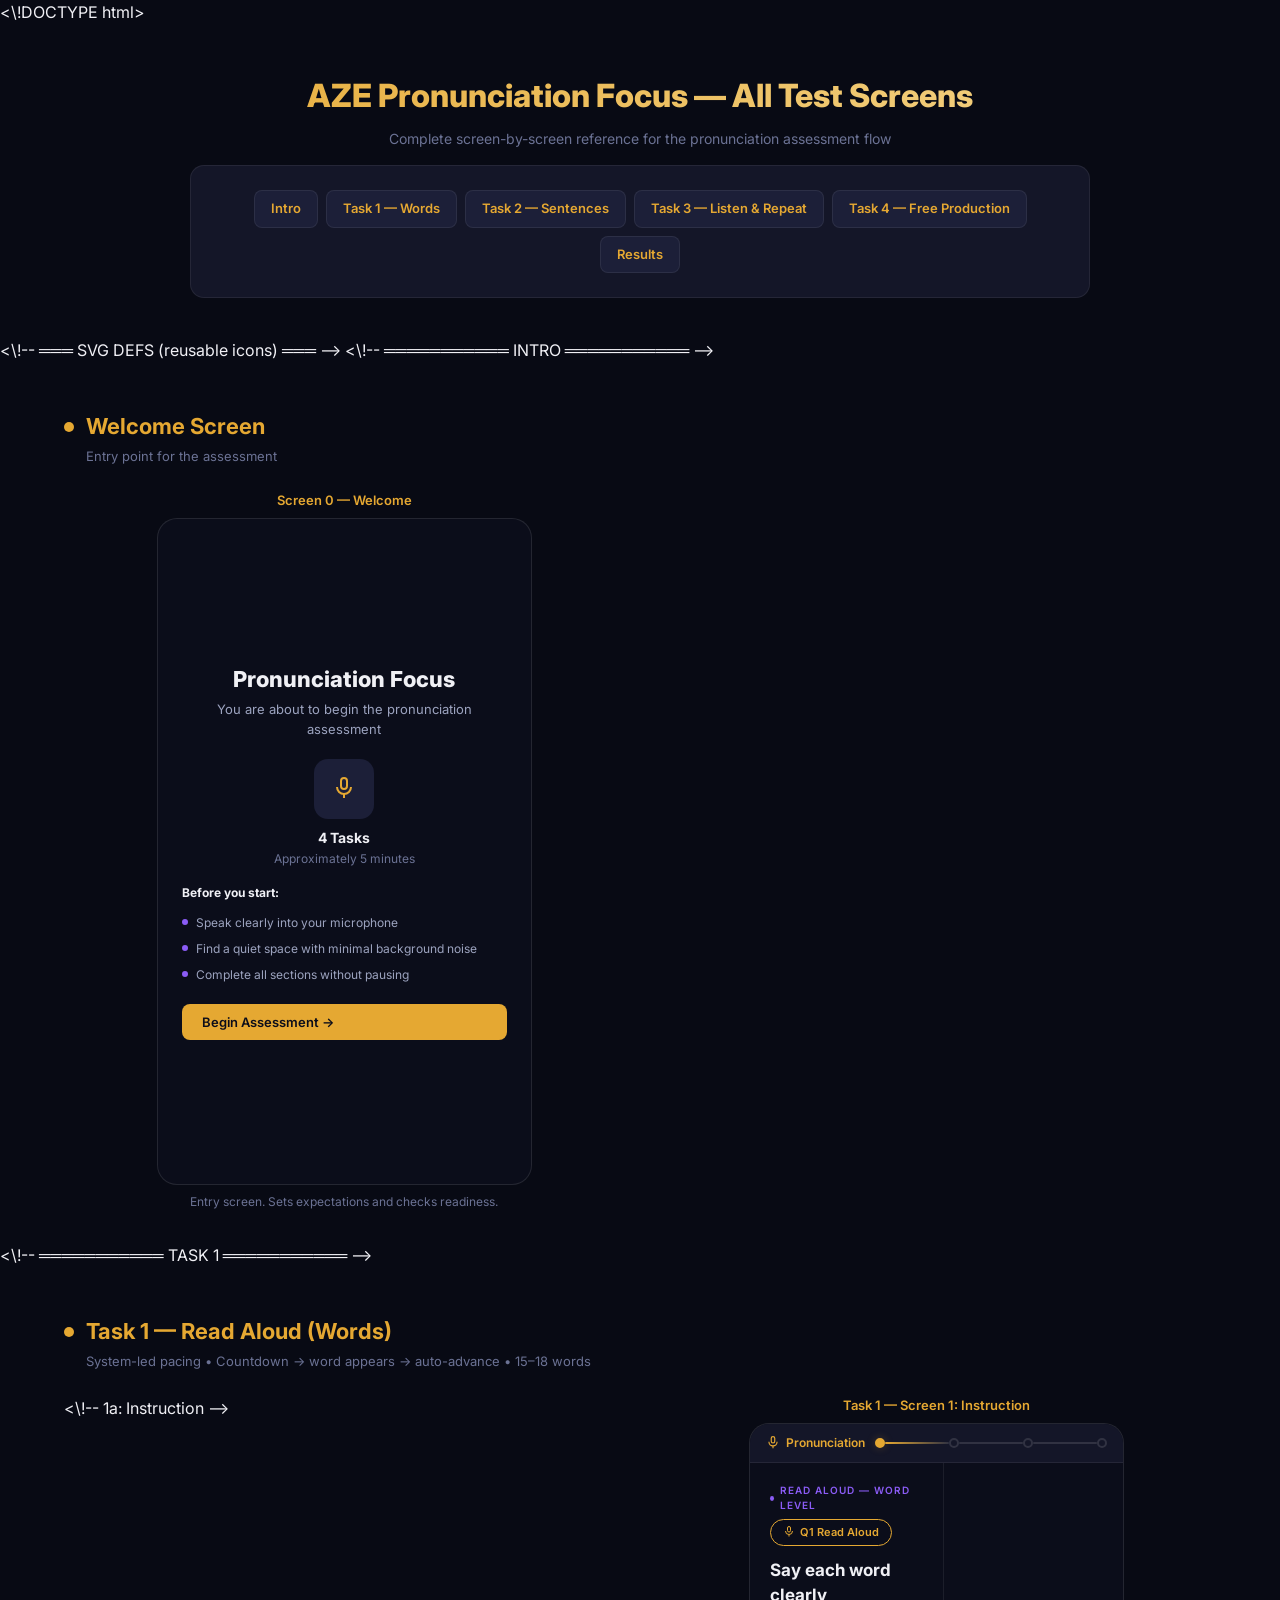
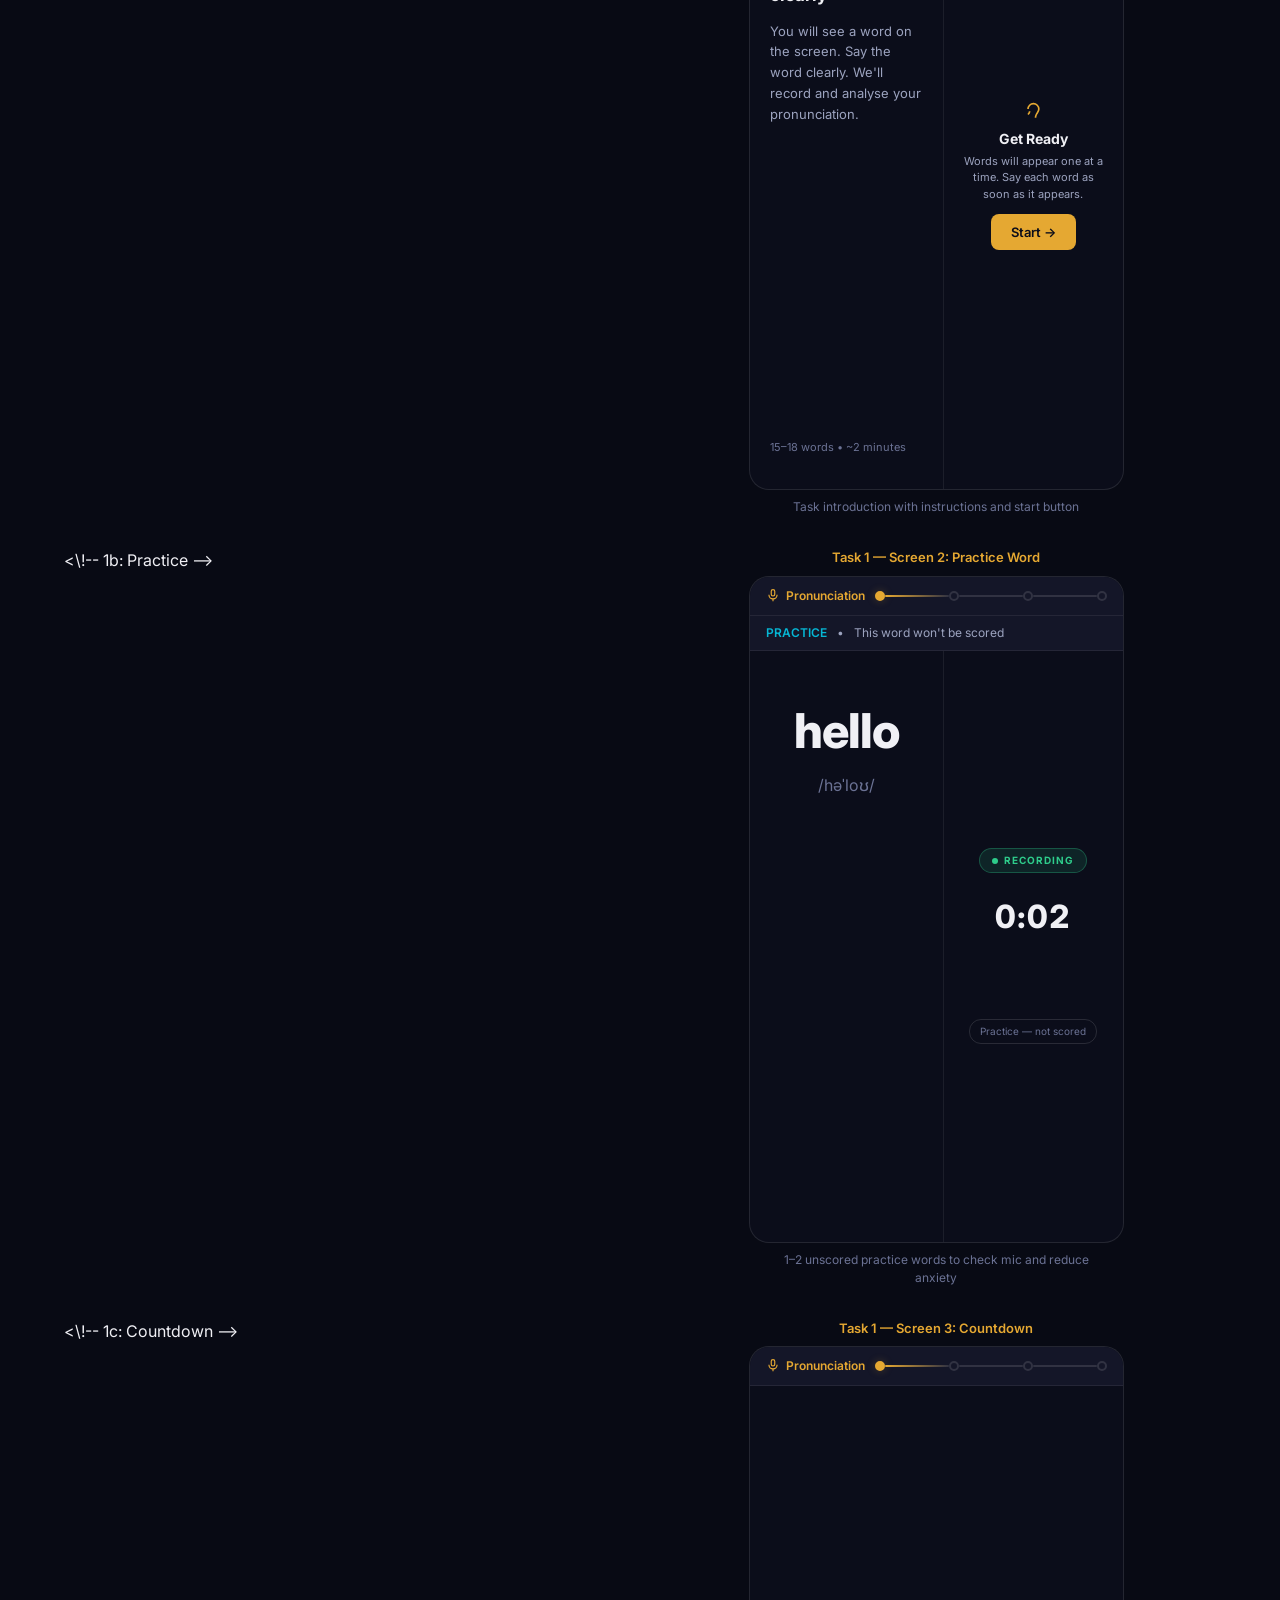
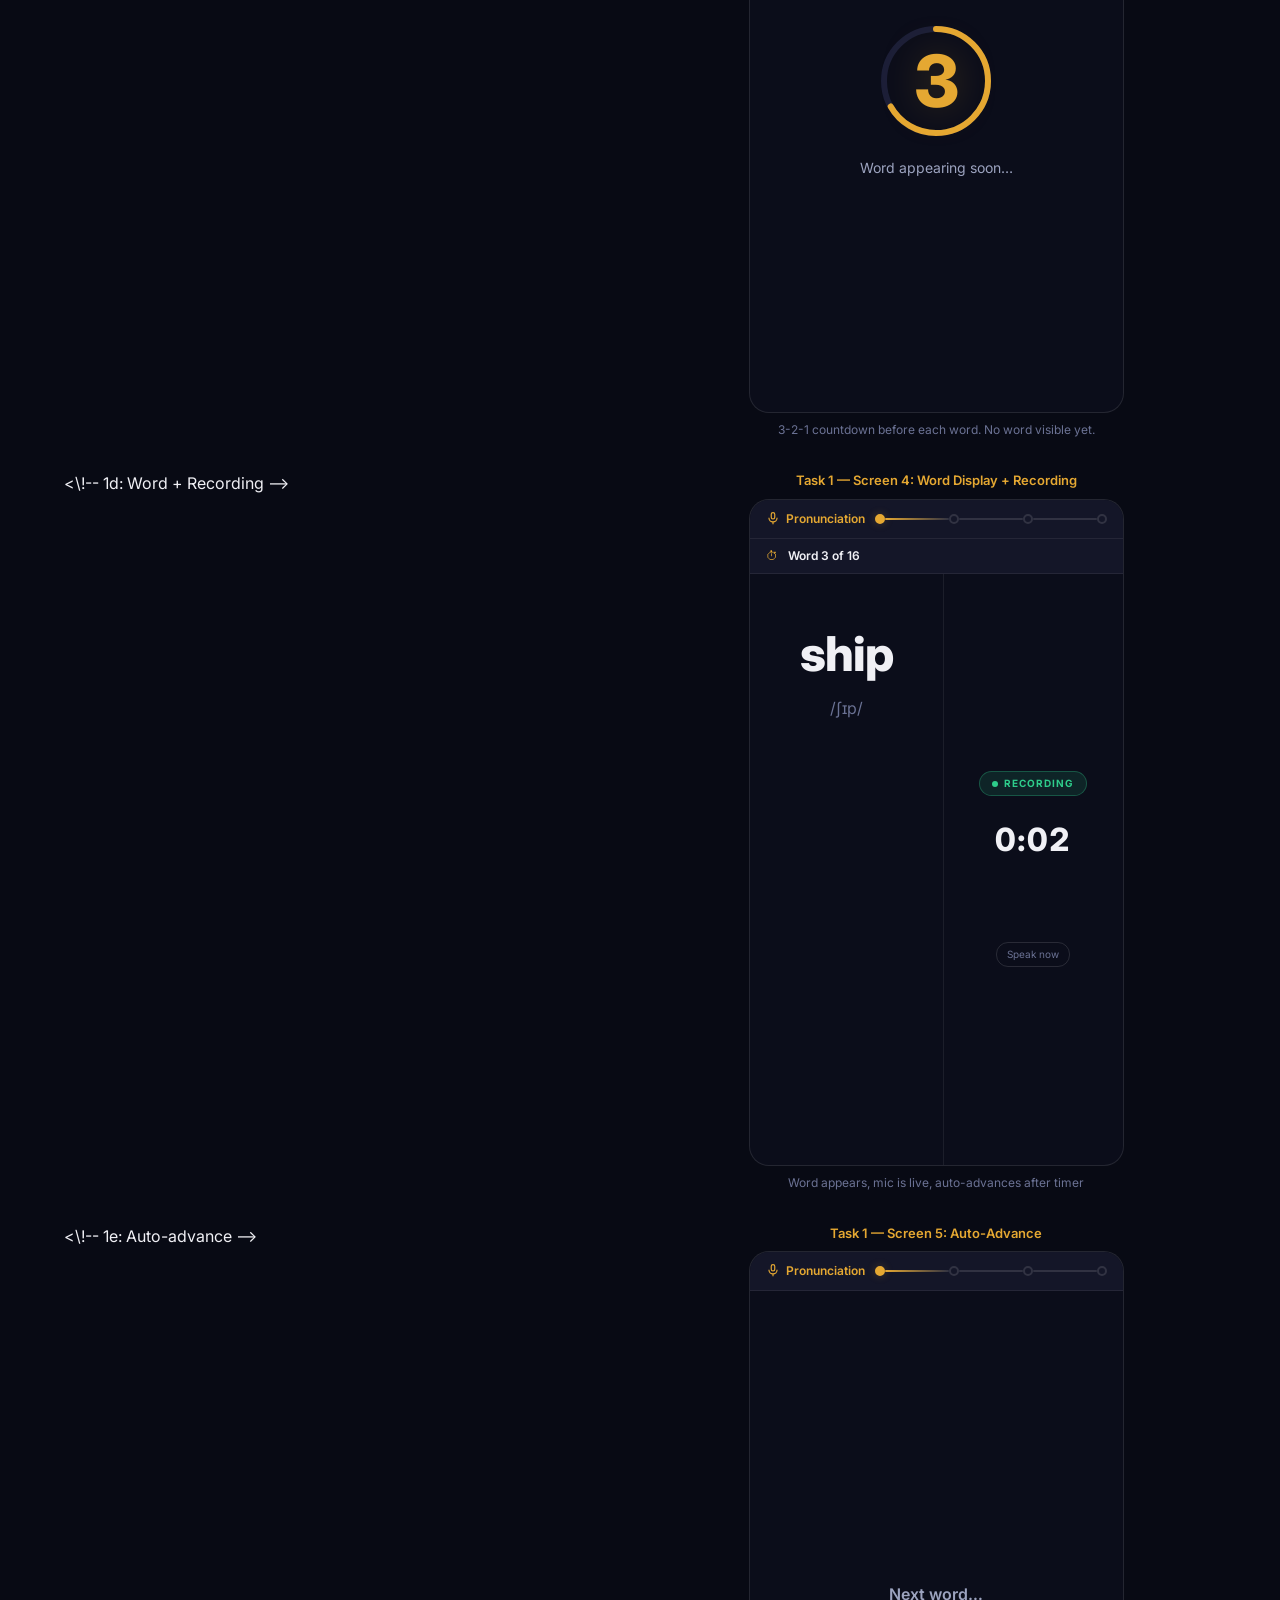
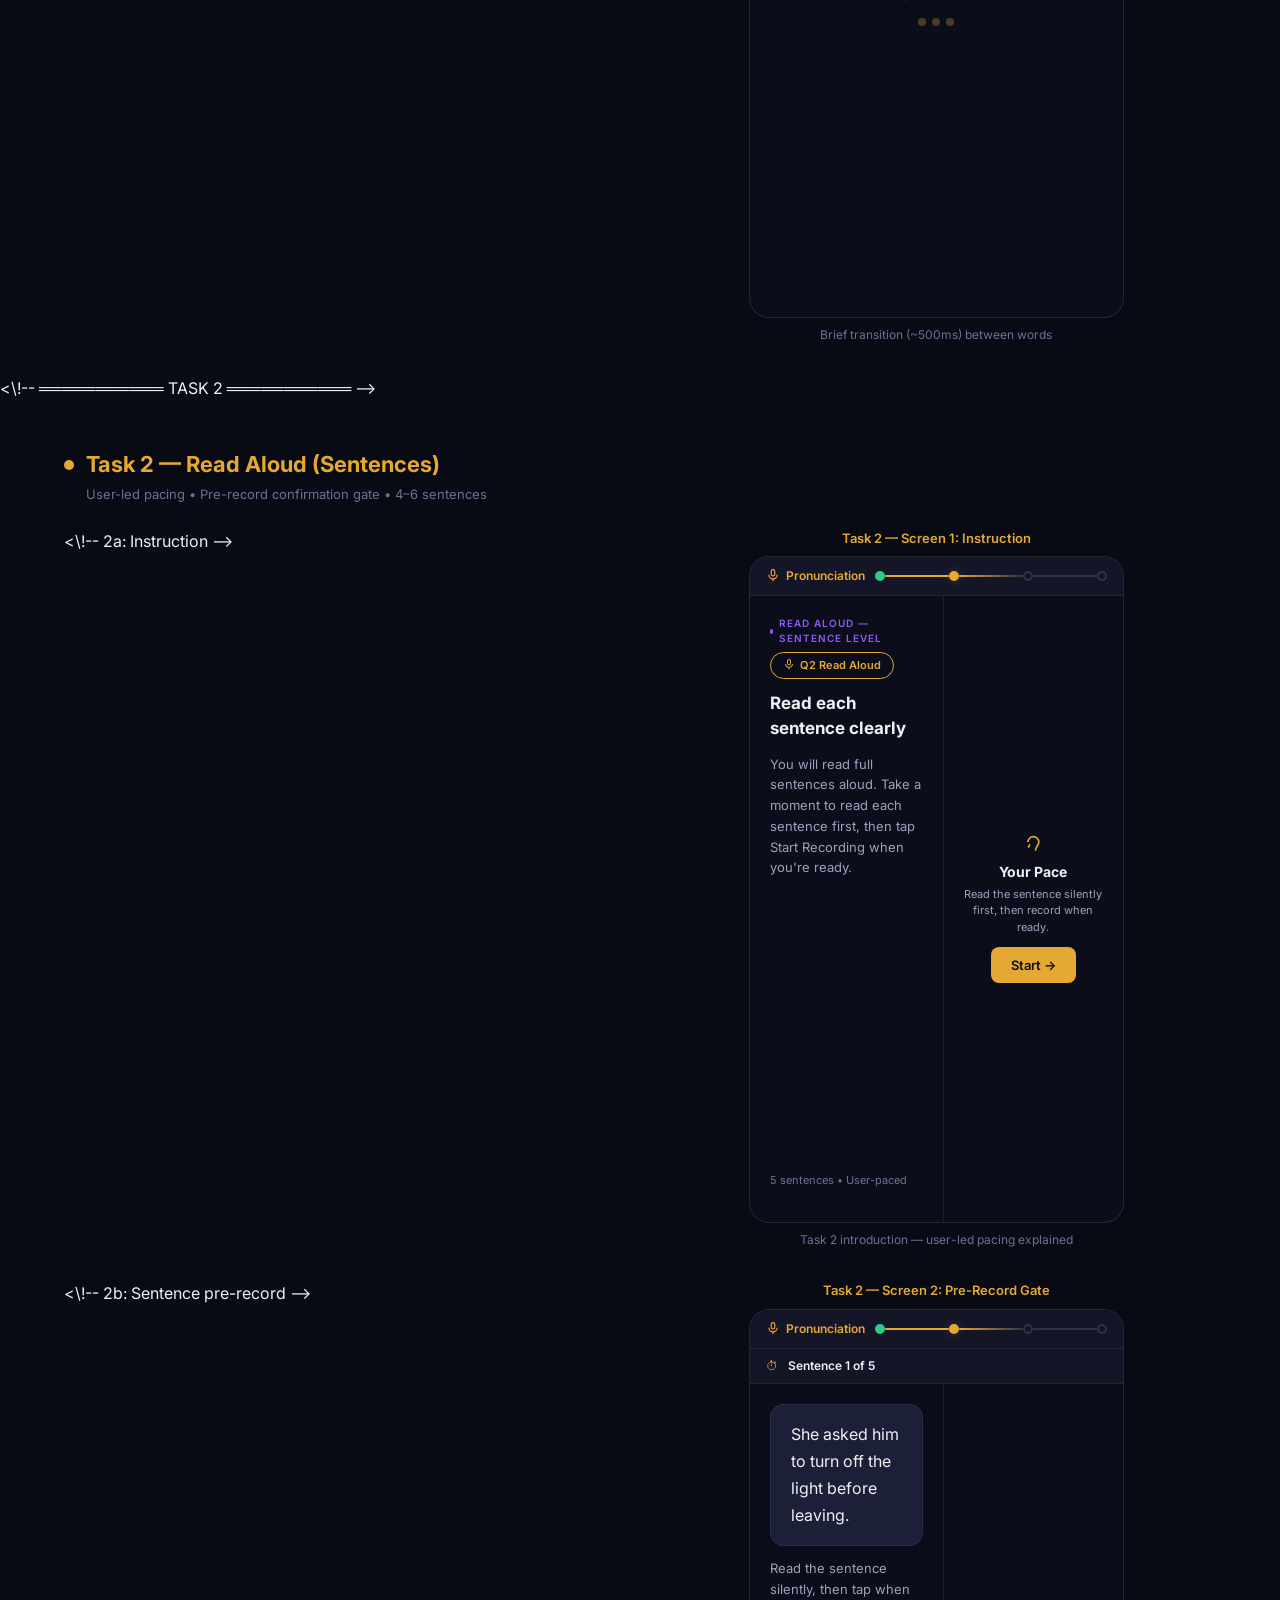
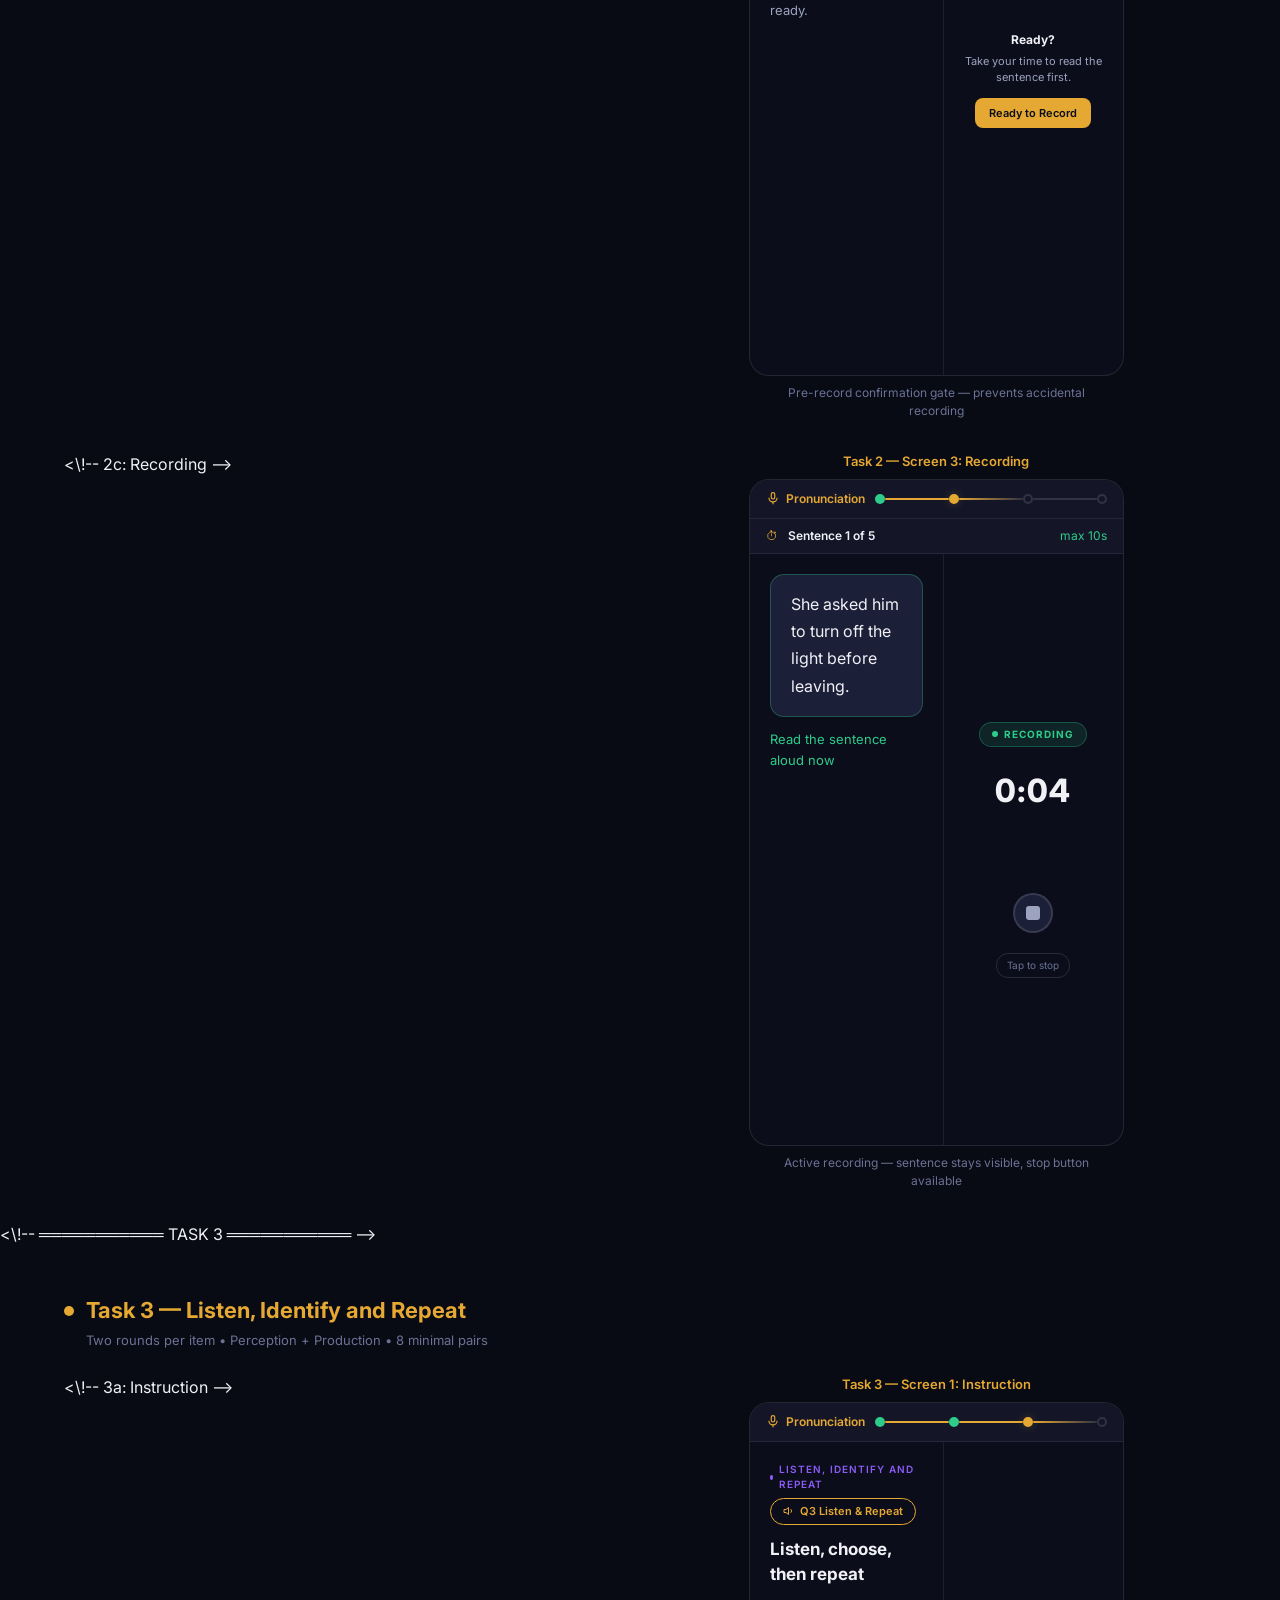
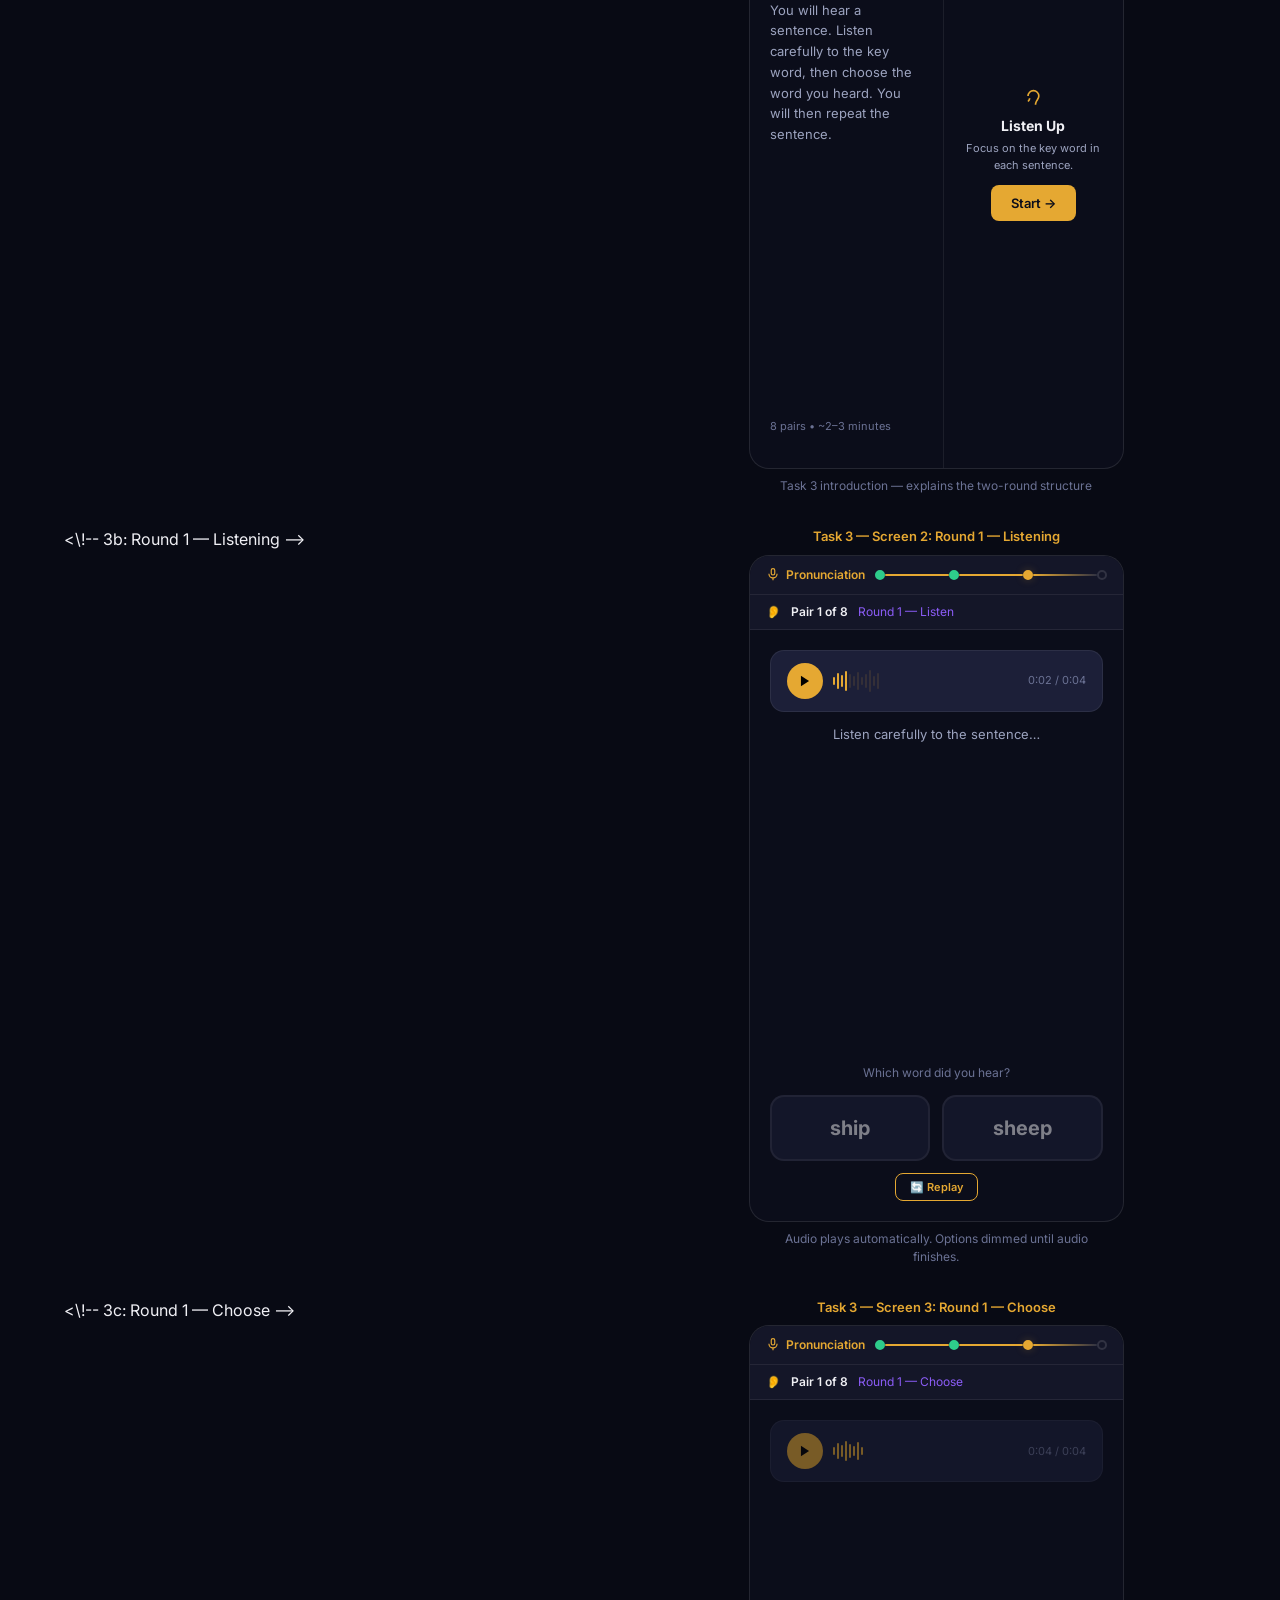
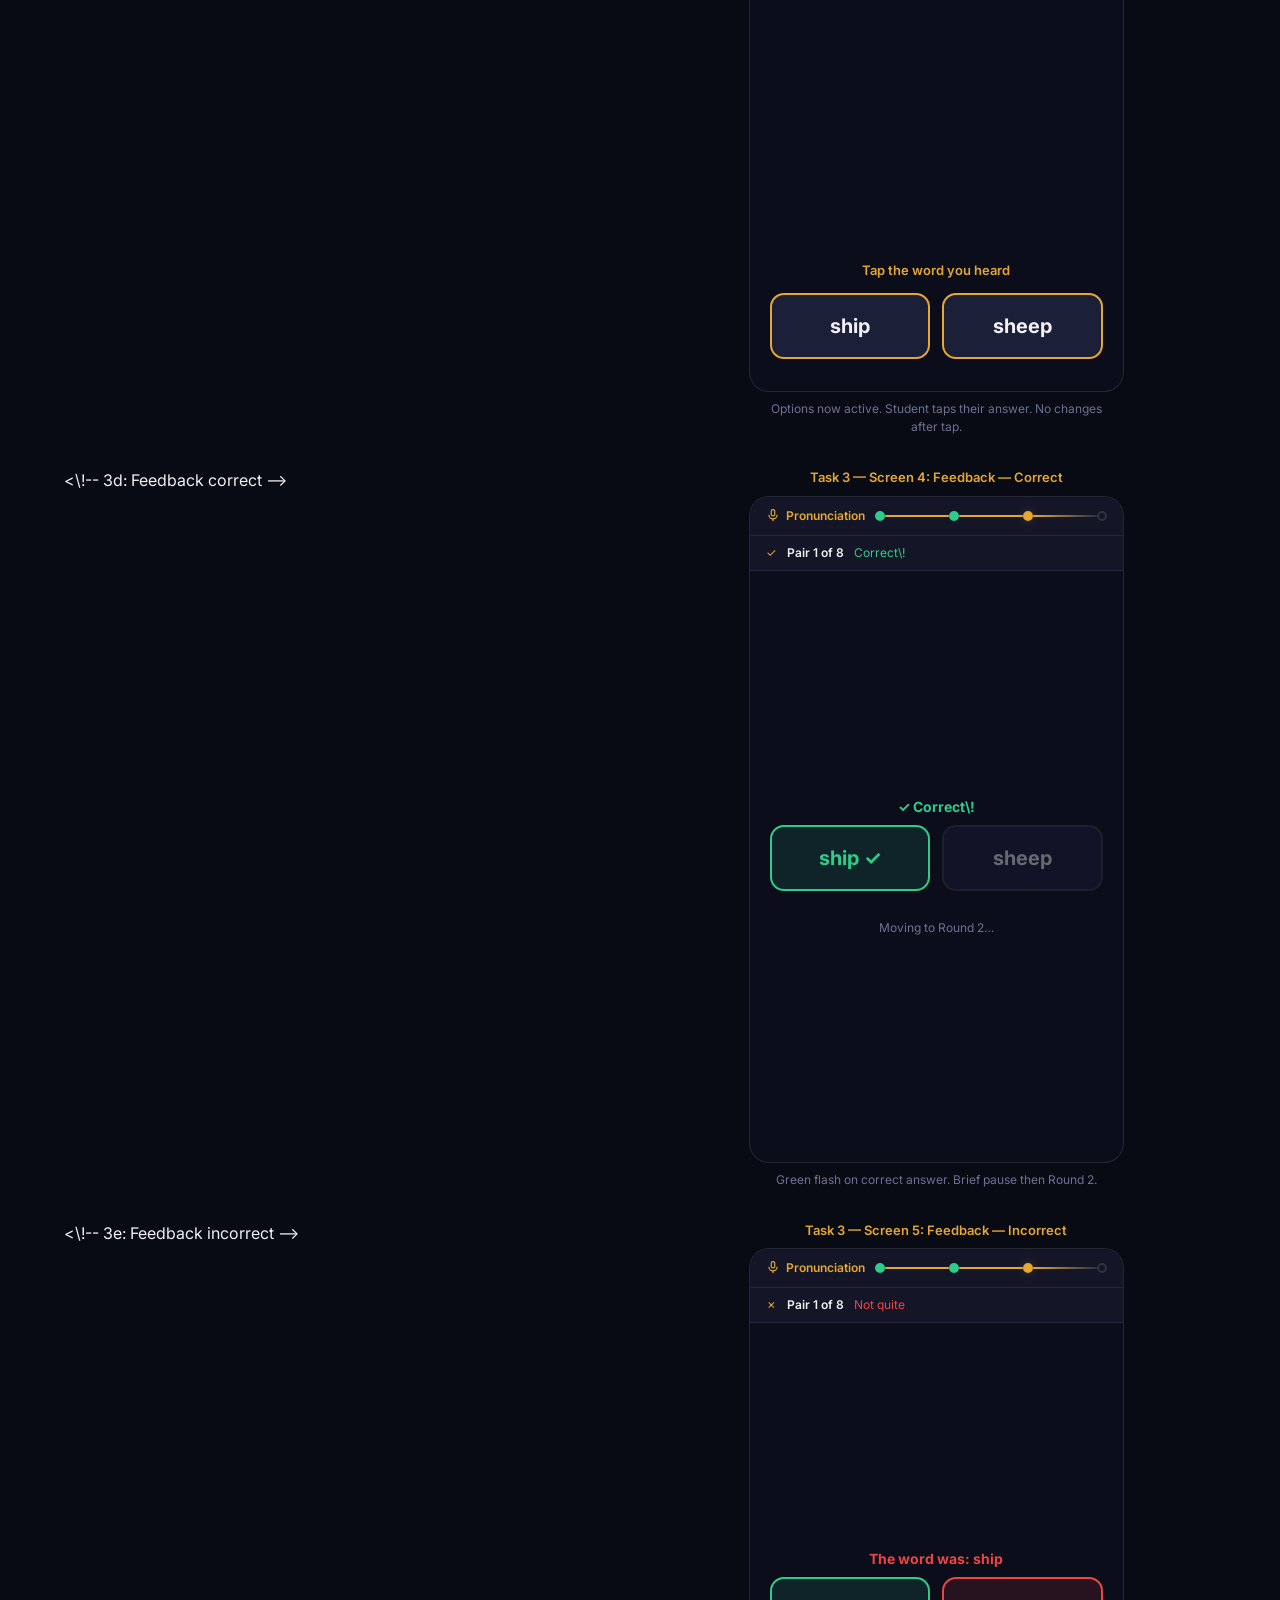
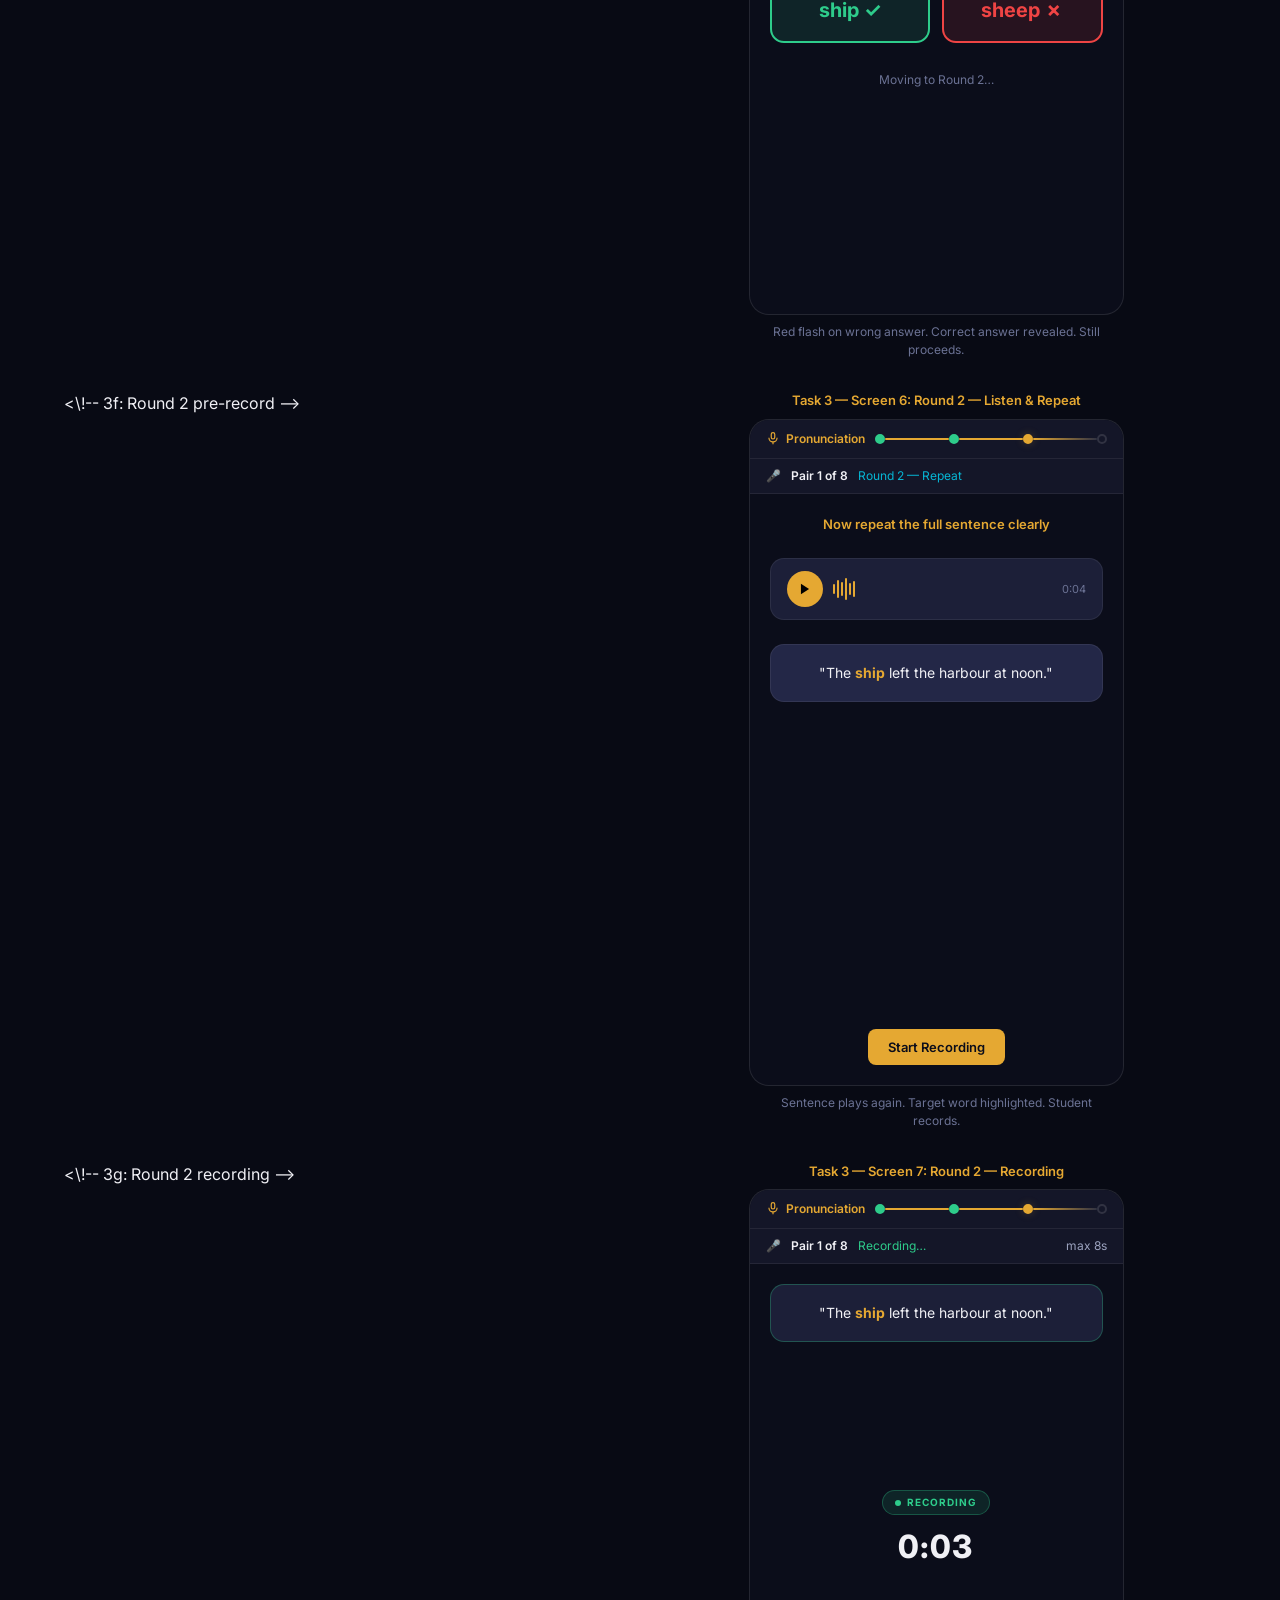
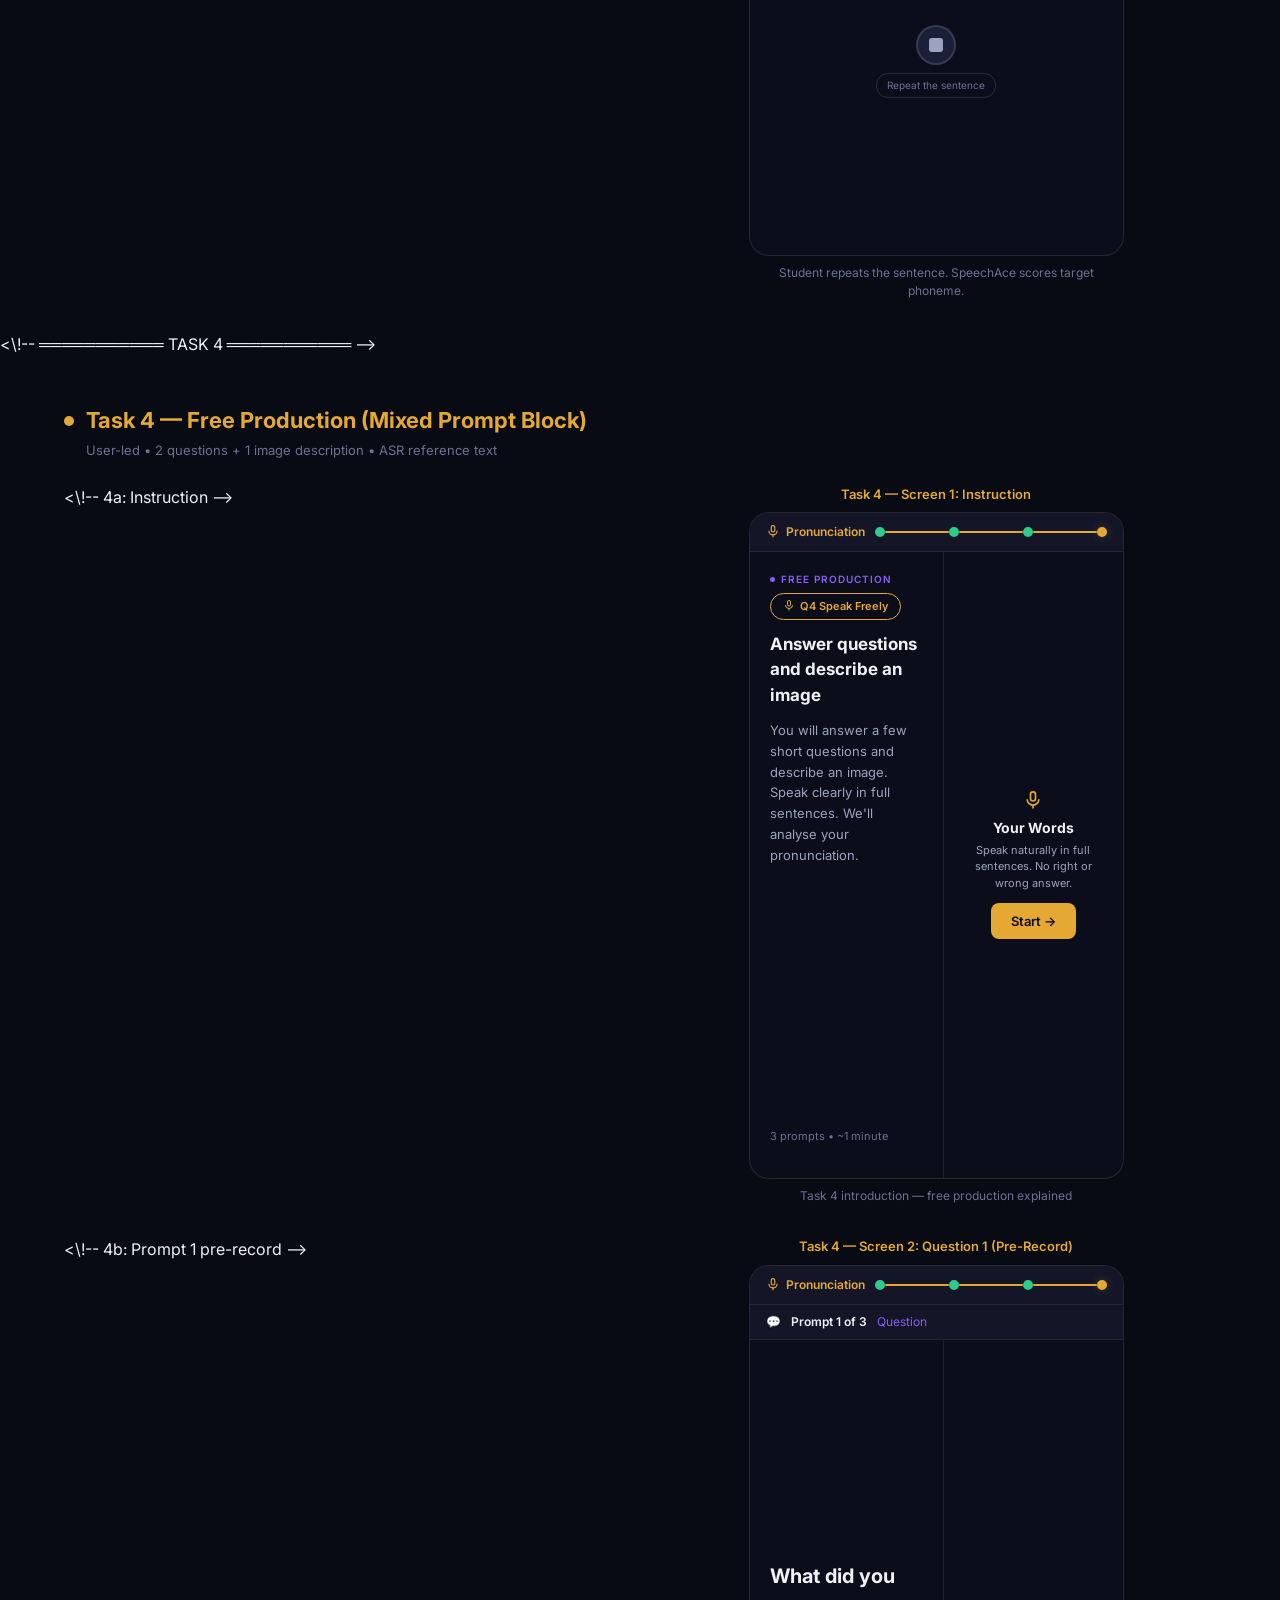
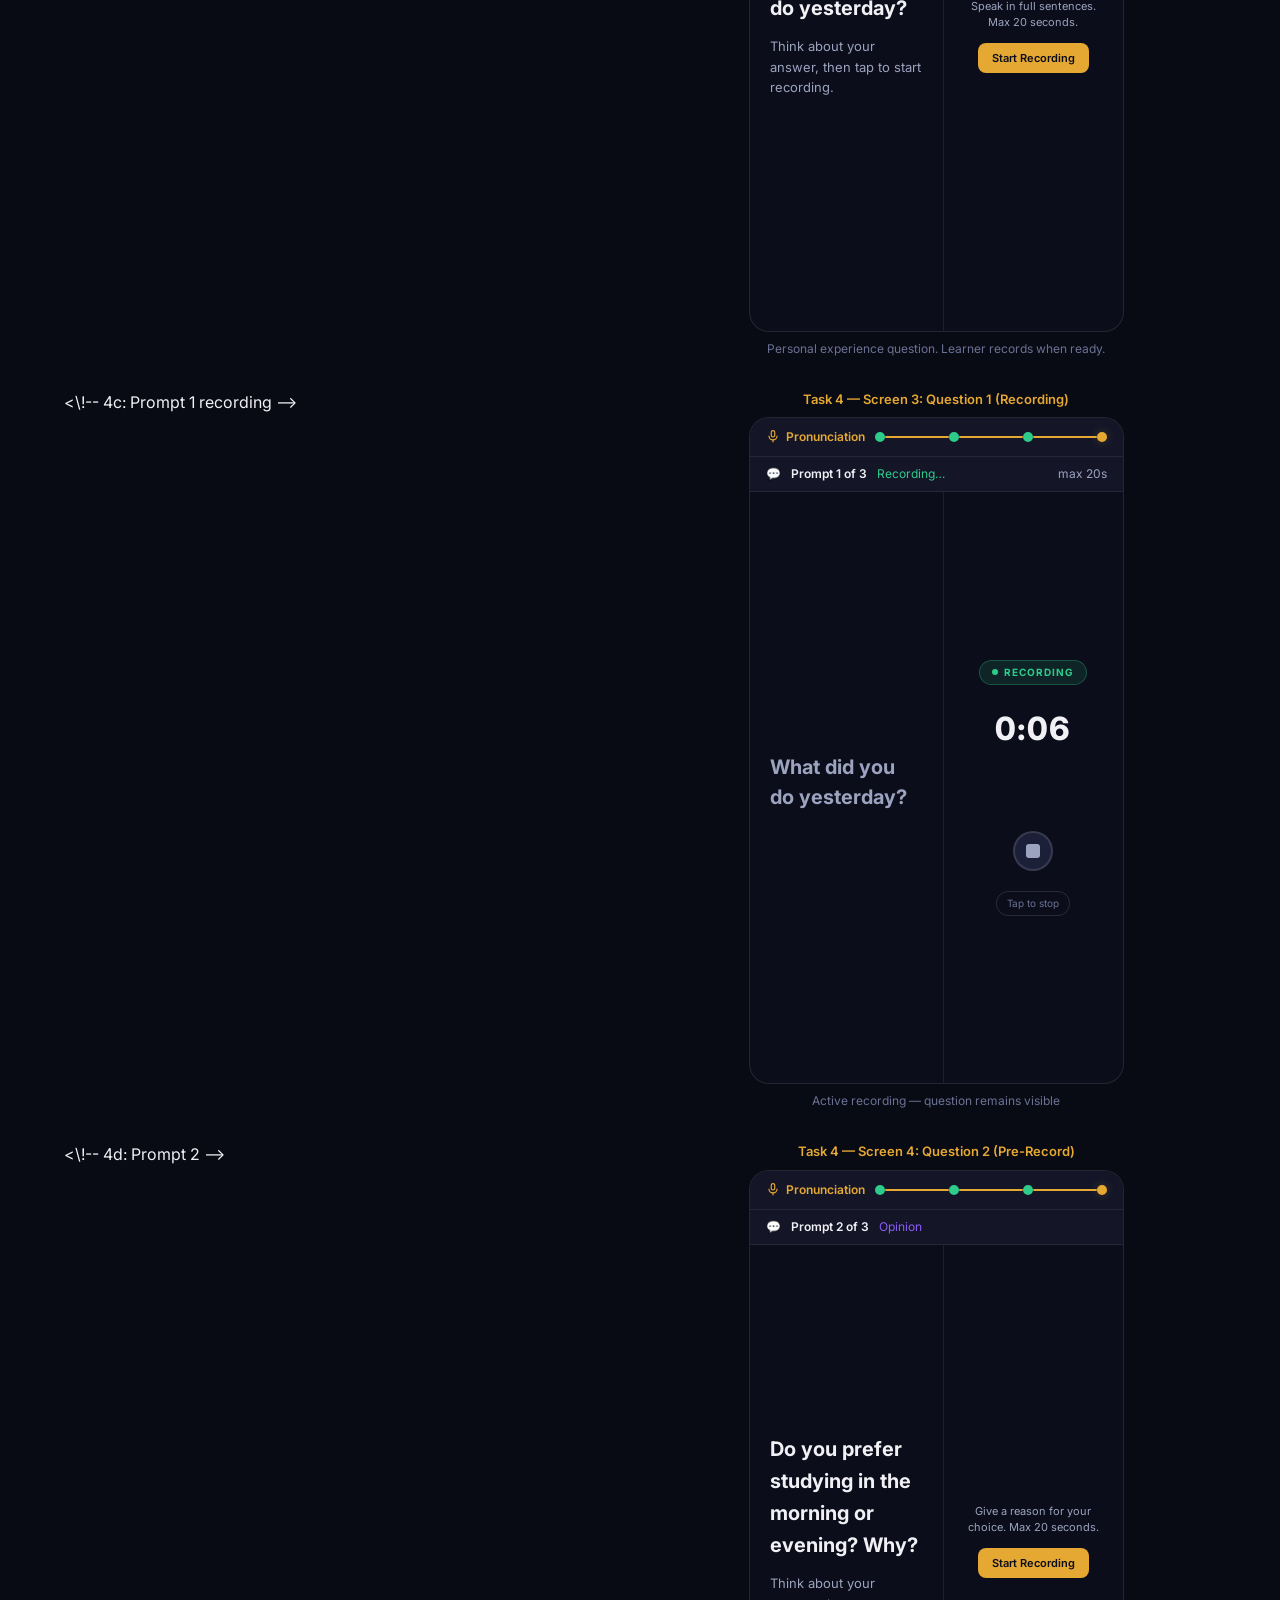
<file: prototype/all-screens.html>
<\!DOCTYPE html>
<html lang="en">
<head>
<meta charset="UTF-8">
<meta name="viewport" content="width=device-width, initial-scale=1.0">
<title>AZE Pronunciation Focus — All Test Screens</title>
<style>
@import url('https://fonts.googleapis.com/css2?family=Inter:wght@400;500;600;700;800&display=swap');
*{margin:0;padding:0;box-sizing:border-box}
:root{
--bg:#0B0D1A;--bg-card:#141628;--bg-surface:#1C1F38;--bg-elevated:#232747;
--border:rgba(255,255,255,0.07);--border-accent:rgba(255,255,255,0.12);
--gold:#E5A832;--gold-dim:rgba(229,168,50,0.12);--gold-glow:rgba(229,168,50,0.25);
--green:#2ECC8B;--green-dim:rgba(46,204,139,0.12);
--purple:#8B5CF6;--purple-dim:rgba(139,92,246,0.12);
--red:#EF4444;--red-dim:rgba(239,68,68,0.12);
--cyan:#06B6D4;--text:#F0F0F5;--text-sec:#9CA3BF;--text-muted:#6B7294;--radius:14px;
}
body{font-family:'Inter',-apple-system,sans-serif;background:#080A14;color:var(--text);line-height:1.5}

/* Gallery layout */
.gallery-header{text-align:center;padding:48px 24px 16px}
.gallery-header h1{font-size:32px;font-weight:800;background:linear-gradient(135deg,var(--gold),#F5D78E);-webkit-background-clip:text;-webkit-text-fill-color:transparent;background-clip:text}
.gallery-header p{color:var(--text-muted);font-size:14px;margin-top:8px}

/* TOC */
.toc{max-width:900px;margin:0 auto 40px;padding:24px;background:var(--bg-card);border:1px solid var(--border);border-radius:var(--radius);display:flex;flex-wrap:wrap;gap:8px;justify-content:center}
.toc a{padding:8px 16px;border-radius:8px;background:var(--bg-surface);color:var(--gold);text-decoration:none;font-size:13px;font-weight:600;border:1px solid var(--border);transition:all .2s}
.toc a:hover{background:var(--gold-dim);border-color:var(--gold)}

/* Section headers */
.section-header{max-width:1200px;margin:48px auto 24px;padding:0 24px}
.section-header h2{font-size:22px;font-weight:700;color:var(--gold);display:flex;align-items:center;gap:12px}
.section-header h2 .dot{width:10px;height:10px;border-radius:50%;background:var(--gold)}
.section-header p{color:var(--text-muted);font-size:13px;margin-top:4px;padding-left:22px}

/* Screen grid */
.screen-grid{max-width:1200px;margin:0 auto;padding:0 24px;display:grid;grid-template-columns:repeat(auto-fill,minmax(375px,1fr));gap:32px;margin-bottom:32px}

/* Card wrapper */
.card-wrap{display:flex;flex-direction:column;align-items:center}
.card-label{font-size:13px;font-weight:600;color:var(--gold);margin-bottom:8px;text-align:center}
.card-desc{font-size:12px;color:var(--text-muted);margin-top:8px;text-align:center;max-width:340px}

/* Phone frame */
.phone{width:375px;height:667px;background:var(--bg);border-radius:20px;border:1px solid rgba(255,255,255,0.1);overflow:hidden;position:relative;display:flex;flex-direction:column}

/* Top nav inside phone */
.topnav{display:flex;align-items:center;padding:10px 16px;background:var(--bg-card);border-bottom:1px solid var(--border);gap:10px;flex-shrink:0}
.topnav-icon{color:var(--gold);display:flex;align-items:center;gap:6px;font-weight:600;font-size:12px}
.topnav-icon svg{width:14px;height:14px}

/* Progress dots */
.prog{display:flex;align-items:center;flex:1;gap:0}
.prog-line{flex:1;height:2px;background:var(--border-accent);border-radius:2px}
.prog-line.done{background:var(--gold)}
.prog-line.active{background:linear-gradient(90deg,var(--gold),var(--border-accent))}
.prog-dot{width:10px;height:10px;border-radius:50%;border:2px solid var(--border-accent);background:transparent;flex-shrink:0}
.prog-dot.done{border-color:var(--green);background:var(--green)}
.prog-dot.active{border-color:var(--gold);background:var(--gold);box-shadow:0 0 8px var(--gold-glow)}

/* Timer row */
.timer-row{display:flex;align-items:center;padding:8px 16px;background:var(--bg-card);border-bottom:1px solid var(--border);gap:10px;font-size:12px;color:var(--text-sec);flex-shrink:0}
.timer-row .clock{color:var(--gold)}

/* Content area */
.content{flex:1;display:flex;overflow:hidden}
.content-left{flex:1;padding:20px;display:flex;flex-direction:column}
.content-right{width:180px;padding:16px;display:flex;flex-direction:column;align-items:center;justify-content:center;gap:12px;border-left:1px solid var(--border)}

/* Components */
.q-badge{display:inline-flex;align-items:center;gap:5px;padding:4px 12px;border:1px solid var(--gold);border-radius:16px;color:var(--gold);font-size:11px;font-weight:600;margin-bottom:12px;width:fit-content}
.task-type{font-size:10px;text-transform:uppercase;letter-spacing:1px;color:var(--purple);font-weight:600;margin-bottom:6px;display:flex;align-items:center;gap:6px}
.task-type .dot{width:5px;height:5px;border-radius:50%;background:var(--purple)}
.instruction{font-size:13px;color:var(--text-sec);margin-bottom:12px;line-height:1.6}
.prompt{font-size:17px;font-weight:700;line-height:1.5;margin-bottom:12px}

.sentence-box{background:var(--bg-surface);border:1px solid var(--border);border-radius:var(--radius);padding:16px 20px;font-size:16px;line-height:1.7;color:var(--text);margin-bottom:12px}

.word-big{text-align:center;padding:24px 16px}
.word-big .word{font-size:48px;font-weight:800;letter-spacing:-1px;margin-bottom:6px}
.word-big .phonetic{font-size:16px;color:var(--text-muted)}

/* Buttons */
.cta{display:inline-flex;align-items:center;gap:6px;padding:10px 20px;border-radius:8px;font-family:inherit;font-size:13px;font-weight:600;cursor:pointer;border:none;transition:all .2s}
.cta-gold{background:var(--gold);color:#0B0D1A}
.cta-outline{background:transparent;color:var(--gold);border:1px solid var(--gold)}
.cta-green{background:var(--green);color:#0B0D1A}

/* Recording state */
.rec-badge{display:inline-flex;align-items:center;gap:6px;padding:4px 12px;border:1px solid rgba(46,204,139,0.3);background:var(--green-dim);border-radius:16px;color:var(--green);font-size:10px;font-weight:700;letter-spacing:1px;margin-bottom:8px}
.rec-dot{width:6px;height:6px;border-radius:50%;background:var(--green);animation:pulse 1.5s infinite}
@keyframes pulse{0%,100%{opacity:1}50%{opacity:.3}}
.rec-time{font-size:32px;font-weight:800;font-variant-numeric:tabular-nums;letter-spacing:1px;margin-bottom:12px;text-align:center}

/* Visualizer */
.visualizer{display:flex;align-items:center;justify-content:center;gap:2px;height:30px;margin-bottom:12px}
.viz-bar{width:3px;border-radius:2px;background:var(--gold);animation:vizB .6s ease infinite alternate}
@keyframes vizB{from{height:3px;opacity:.3}to{height:var(--h);opacity:1}}

/* Stop button */
.stop-btn{width:40px;height:40px;border-radius:50%;background:var(--bg-surface);border:2px solid var(--border-accent);display:flex;align-items:center;justify-content:center;margin:0 auto 8px}
.stop-btn .inner{width:14px;height:14px;border-radius:3px;background:var(--text-sec)}

.speak-hint{font-size:10px;color:var(--text-muted);border:1px solid var(--border-accent);padding:4px 10px;border-radius:12px;text-align:center}

/* Audio player */
.audio-player{background:var(--bg-surface);border:1px solid var(--border);border-radius:var(--radius);padding:12px 16px;display:flex;align-items:center;gap:10px;margin-bottom:12px}
.play-btn{width:36px;height:36px;border-radius:50%;background:var(--gold);border:none;display:flex;align-items:center;justify-content:center;flex-shrink:0}
.play-btn svg{width:14px;height:14px;fill:#0B0D1A}
.wave-bars{display:flex;align-items:center;gap:2px;flex:1;height:24px}
.wave-bar{width:2px;border-radius:1px;background:var(--gold-dim)}
.wave-bar.on{background:var(--gold)}
.audio-time{font-size:11px;color:var(--text-muted)}

/* Option buttons (Task 3) */
.option-row{display:flex;gap:12px;margin-bottom:12px}
.option-btn{flex:1;padding:16px;border-radius:var(--radius);background:var(--bg-surface);border:2px solid var(--border-accent);text-align:center;font-size:20px;font-weight:700;font-family:inherit;color:var(--text);cursor:pointer;transition:all .2s}
.option-btn.correct{border-color:var(--green);background:var(--green-dim);color:var(--green)}
.option-btn.wrong{border-color:var(--red);background:var(--red-dim);color:var(--red)}
.option-btn.dim{opacity:.4}
.option-btn.highlight{border-color:var(--gold)}

/* Image placeholder */
.img-placeholder{background:var(--bg-surface);border:1px solid var(--border);border-radius:var(--radius);width:100%;aspect-ratio:16/10;display:flex;align-items:center;justify-content:center;flex-direction:column;gap:8px;color:var(--text-muted);font-size:12px;margin-bottom:12px}
.img-placeholder svg{width:36px;height:36px;opacity:.4}

/* Countdown */
.countdown-center{flex:1;display:flex;flex-direction:column;align-items:center;justify-content:center}
.countdown-num{font-size:72px;font-weight:800;color:var(--gold);text-shadow:0 0 40px var(--gold-glow)}
.countdown-ring{width:120px;height:120px;position:relative;margin-bottom:16px}
.countdown-ring svg{width:100%;height:100%}
.ring-bg{fill:none;stroke:var(--bg-surface);stroke-width:6}
.ring-fill{fill:none;stroke:var(--gold);stroke-width:6;stroke-linecap:round}

/* Intro screen */
.intro-center{flex:1;display:flex;flex-direction:column;align-items:center;justify-content:center;text-align:center;padding:24px}
.intro-title{font-size:22px;font-weight:800;margin-bottom:4px}
.intro-sub{font-size:13px;color:var(--text-sec);margin-bottom:20px}
.intro-icon{width:60px;height:60px;background:var(--bg-surface);border-radius:14px;display:flex;align-items:center;justify-content:center;margin:0 auto 8px}
.intro-icon svg{width:24px;height:24px;color:var(--gold)}
.intro-meta{font-size:12px;color:var(--text-muted);margin-bottom:16px}
.rules-box{text-align:left;width:100%;margin-bottom:16px}
.rules-title{font-size:12px;font-weight:700;margin-bottom:8px}
.rule-item{display:flex;align-items:flex-start;gap:8px;padding:4px 0;font-size:12px;color:var(--text-sec)}
.rule-dot{width:6px;height:6px;border-radius:50%;background:var(--purple);flex-shrink:0;margin-top:5px}

/* Results */
.results-center{flex:1;display:flex;flex-direction:column;align-items:center;padding:20px;overflow-y:auto}
.result-ring-wrap{position:relative;margin-bottom:4px}
.result-ring{width:140px;height:140px}
.result-ring .bg{fill:none;stroke:var(--bg-surface);stroke-width:8}
.result-ring .fill{fill:none;stroke-width:8;stroke-linecap:round;stroke:var(--gold);filter:drop-shadow(0 0 8px var(--gold-glow))}
.result-num{position:absolute;top:50%;left:50%;transform:translate(-50%,-50%);text-align:center}
.result-num .val{font-size:40px;font-weight:800;background:linear-gradient(135deg,var(--gold),#F5D78E);-webkit-background-clip:text;-webkit-text-fill-color:transparent;background-clip:text}
.result-num .unit{font-size:10px;color:var(--text-muted);text-transform:uppercase;letter-spacing:1px}
.result-band{font-size:16px;font-weight:700;color:var(--green);margin-bottom:12px}
.dim-pills{display:flex;flex-wrap:wrap;gap:6px;justify-content:center;margin-bottom:12px}
.dim-pill{background:var(--bg-card);border:1px solid var(--border);border-radius:10px;padding:8px 12px;text-align:center;min-width:90px}
.dim-pill-name{font-size:9px;color:var(--text-muted);text-transform:uppercase;letter-spacing:.5px;margin-bottom:2px}
.dim-pill-score{font-size:18px;font-weight:800}
.clarity-bar{display:flex;align-items:center;gap:10px;background:var(--bg-card);border:1px solid var(--border);border-radius:10px;padding:10px 14px;width:100%}
.clarity-label{font-size:10px;color:var(--text-muted);text-transform:uppercase}
.clarity-val{font-size:16px;font-weight:800}
.clarity-desc{font-size:10px;color:var(--text-sec);flex:1}

/* Spinner */
.spinner{width:60px;height:60px;border:4px solid var(--bg-surface);border-top-color:var(--gold);border-radius:50%;animation:spin 1s linear infinite;margin-bottom:16px}
@keyframes spin{to{transform:rotate(360deg)}}

/* Feedback text */
.feedback{font-size:14px;font-weight:700;margin-bottom:8px;text-align:center}
.feedback.correct{color:var(--green)}
.feedback.wrong{color:var(--red)}

/* Prep section */
.prep{text-align:center}
.prep-icon{color:var(--gold);margin-bottom:6px}
.prep-icon svg{width:20px;height:20px}
.prep-title{font-size:14px;font-weight:700;margin-bottom:4px}
.prep-desc{font-size:11px;color:var(--text-sec);line-height:1.5;margin-bottom:12px}

/* Transition screen */
.transition-center{flex:1;display:flex;flex-direction:column;align-items:center;justify-content:center;text-align:center;gap:12px}
.transition-center .dots{display:flex;gap:6px}
.transition-center .dots span{width:8px;height:8px;border-radius:50%;background:var(--gold);opacity:.3;animation:dotPulse 1.2s infinite}
.transition-center .dots span:nth-child(2){animation-delay:.2s}
.transition-center .dots span:nth-child(3){animation-delay:.4s}
@keyframes dotPulse{0%,100%{opacity:.3}50%{opacity:1}}
</style>
</head>
<body>

<div class="gallery-header">
  <h1>AZE Pronunciation Focus — All Test Screens</h1>
  <p>Complete screen-by-screen reference for the pronunciation assessment flow</p>
</div>

<div class="toc">
  <a href="#intro">Intro</a>
  <a href="#task1">Task 1 — Words</a>
  <a href="#task2">Task 2 — Sentences</a>
  <a href="#task3">Task 3 — Listen & Repeat</a>
  <a href="#task4">Task 4 — Free Production</a>
  <a href="#results">Results</a>
</div>

<\!-- ═══ SVG DEFS (reusable icons) ═══ -->
<svg style="display:none">
  <symbol id="ic-mic" viewBox="0 0 24 24" fill="none" stroke="currentColor" stroke-width="2"><rect x="9" y="1" width="6" height="11" rx="3"/><path d="M5 10a7 7 0 0014 0"/><line x1="12" y1="21" x2="12" y2="17"/></symbol>
  <symbol id="ic-play" viewBox="0 0 24 24"><polygon points="5,3 19,12 5,21" fill="currentColor"/></symbol>
  <symbol id="ic-ear" viewBox="0 0 24 24" fill="none" stroke="currentColor" stroke-width="2"><path d="M6 8.5a6.5 6.5 0 1113 0c0 3-2 4.5-3 6.5s-1 4-1 4"/><path d="M6 15c1-1 2-2 2-4"/></symbol>
  <symbol id="ic-check" viewBox="0 0 24 24" fill="none" stroke="currentColor" stroke-width="3"><polyline points="20 6 9 17 4 12"/></symbol>
  <symbol id="ic-x" viewBox="0 0 24 24" fill="none" stroke="currentColor" stroke-width="3"><line x1="18" y1="6" x2="6" y2="18"/><line x1="6" y1="6" x2="18" y2="18"/></symbol>
  <symbol id="ic-img" viewBox="0 0 24 24" fill="none" stroke="currentColor" stroke-width="2"><rect x="3" y="3" width="18" height="18" rx="2"/><circle cx="8.5" cy="8.5" r="1.5"/><polyline points="21 15 16 10 5 21"/></symbol>
  <symbol id="ic-vol" viewBox="0 0 24 24" fill="none" stroke="currentColor" stroke-width="2"><polygon points="11 5 6 9 2 9 2 15 6 15 11 19"/><path d="M15.54 8.46a5 5 0 010 7.07"/></symbol>
</svg>

<\!-- ═══════════ INTRO ═══════════ -->
<div class="section-header" id="intro"><h2><span class="dot"></span>Welcome Screen</h2><p>Entry point for the assessment</p></div>
<div class="screen-grid">
<div class="card-wrap">
  <div class="card-label">Screen 0 — Welcome</div>
  <div class="phone">
    <div class="intro-center">
      <div class="intro-title">Pronunciation Focus</div>
      <div class="intro-sub">You are about to begin the pronunciation assessment</div>
      <div class="intro-icon"><svg style="width:24px;height:24px;color:var(--gold)"><use href="#ic-mic"/></svg></div>
      <div style="font-size:14px;font-weight:700;margin-bottom:2px">4 Tasks</div>
      <div class="intro-meta">Approximately 5 minutes</div>
      <div class="rules-box">
        <div class="rules-title">Before you start:</div>
        <div class="rule-item"><span class="rule-dot"></span>Speak clearly into your microphone</div>
        <div class="rule-item"><span class="rule-dot"></span>Find a quiet space with minimal background noise</div>
        <div class="rule-item"><span class="rule-dot"></span>Complete all sections without pausing</div>
      </div>
      <button class="cta cta-gold" style="width:100%">Begin Assessment →</button>
    </div>
  </div>
  <div class="card-desc">Entry screen. Sets expectations and checks readiness.</div>
</div>
</div>

<\!-- ═══════════ TASK 1 ═══════════ -->
<div class="section-header" id="task1"><h2><span class="dot"></span>Task 1 — Read Aloud (Words)</h2><p>System-led pacing • Countdown → word appears → auto-advance • 15–18 words</p></div>
<div class="screen-grid">

<\!-- 1a: Instruction -->
<div class="card-wrap">
  <div class="card-label">Task 1 — Screen 1: Instruction</div>
  <div class="phone">
    <div class="topnav">
      <div class="topnav-icon"><svg><use href="#ic-mic"/></svg> Pronunciation</div>
      <div class="prog">
        <div class="prog-dot active"></div><div class="prog-line active"></div>
        <div class="prog-dot"></div><div class="prog-line"></div>
        <div class="prog-dot"></div><div class="prog-line"></div>
        <div class="prog-dot"></div>
      </div>
    </div>
    <div class="content">
      <div class="content-left">
        <div class="task-type"><span class="dot"></span>READ ALOUD — WORD LEVEL</div>
        <div class="q-badge"><svg style="width:12px;height:12px"><use href="#ic-mic"/></svg> Q1 Read Aloud</div>
        <div class="prompt">Say each word clearly</div>
        <div class="instruction">You will see a word on the screen. Say the word clearly. We'll record and analyse your pronunciation.</div>
        <div class="instruction" style="margin-top:auto;font-size:11px;color:var(--text-muted)">15–18 words • ~2 minutes</div>
      </div>
      <div class="content-right">
        <div class="prep">
          <div class="prep-icon"><svg><use href="#ic-ear"/></svg></div>
          <div class="prep-title">Get Ready</div>
          <div class="prep-desc">Words will appear one at a time. Say each word as soon as it appears.</div>
          <button class="cta cta-gold">Start →</button>
        </div>
      </div>
    </div>
  </div>
  <div class="card-desc">Task introduction with instructions and start button</div>
</div>

<\!-- 1b: Practice -->
<div class="card-wrap">
  <div class="card-label">Task 1 — Screen 2: Practice Word</div>
  <div class="phone">
    <div class="topnav">
      <div class="topnav-icon"><svg><use href="#ic-mic"/></svg> Pronunciation</div>
      <div class="prog"><div class="prog-dot active"></div><div class="prog-line active"></div><div class="prog-dot"></div><div class="prog-line"></div><div class="prog-dot"></div><div class="prog-line"></div><div class="prog-dot"></div></div>
    </div>
    <div class="timer-row"><span style="color:var(--cyan);font-weight:600">PRACTICE</span><span>•</span><span>This word won't be scored</span></div>
    <div class="content">
      <div class="content-left">
        <div class="word-big">
          <div class="word">hello</div>
          <div class="phonetic">/həˈloʊ/</div>
        </div>
      </div>
      <div class="content-right">
        <div class="rec-badge"><span class="rec-dot"></span>RECORDING</div>
        <div class="rec-time">0:02</div>
        <div class="visualizer">
          <div class="viz-bar" style="--h:8px;animation-delay:0s"></div>
          <div class="viz-bar" style="--h:18px;animation-delay:.1s"></div>
          <div class="viz-bar" style="--h:12px;animation-delay:.2s"></div>
          <div class="viz-bar" style="--h:24px;animation-delay:.15s"></div>
          <div class="viz-bar" style="--h:10px;animation-delay:.25s"></div>
          <div class="viz-bar" style="--h:20px;animation-delay:.05s"></div>
          <div class="viz-bar" style="--h:14px;animation-delay:.3s"></div>
          <div class="viz-bar" style="--h:22px;animation-delay:.12s"></div>
        </div>
        <div class="speak-hint">Practice — not scored</div>
      </div>
    </div>
  </div>
  <div class="card-desc">1–2 unscored practice words to check mic and reduce anxiety</div>
</div>

<\!-- 1c: Countdown -->
<div class="card-wrap">
  <div class="card-label">Task 1 — Screen 3: Countdown</div>
  <div class="phone">
    <div class="topnav">
      <div class="topnav-icon"><svg><use href="#ic-mic"/></svg> Pronunciation</div>
      <div class="prog"><div class="prog-dot active"></div><div class="prog-line active"></div><div class="prog-dot"></div><div class="prog-line"></div><div class="prog-dot"></div><div class="prog-line"></div><div class="prog-dot"></div></div>
    </div>
    <div class="content" style="align-items:center;justify-content:center">
      <div class="countdown-center">
        <div class="countdown-ring">
          <svg viewBox="0 0 120 120">
            <circle class="ring-bg" cx="60" cy="60" r="52"/>
            <circle class="ring-fill" cx="60" cy="60" r="52" stroke-dasharray="327" stroke-dashoffset="109" transform="rotate(-90 60 60)"/>
          </svg>
          <div style="position:absolute;top:50%;left:50%;transform:translate(-50%,-50%)">
            <div class="countdown-num">3</div>
          </div>
        </div>
        <div style="color:var(--text-sec);font-size:14px">Word appearing soon…</div>
      </div>
    </div>
  </div>
  <div class="card-desc">3-2-1 countdown before each word. No word visible yet.</div>
</div>

<\!-- 1d: Word + Recording -->
<div class="card-wrap">
  <div class="card-label">Task 1 — Screen 4: Word Display + Recording</div>
  <div class="phone">
    <div class="topnav">
      <div class="topnav-icon"><svg><use href="#ic-mic"/></svg> Pronunciation</div>
      <div class="prog"><div class="prog-dot active"></div><div class="prog-line active"></div><div class="prog-dot"></div><div class="prog-line"></div><div class="prog-dot"></div><div class="prog-line"></div><div class="prog-dot"></div></div>
    </div>
    <div class="timer-row"><span class="clock">⏱</span><span style="font-weight:600;color:var(--text)">Word 3 of 16</span></div>
    <div class="content">
      <div class="content-left">
        <div class="word-big">
          <div class="word">ship</div>
          <div class="phonetic">/ʃɪp/</div>
        </div>
      </div>
      <div class="content-right">
        <div class="rec-badge"><span class="rec-dot"></span>RECORDING</div>
        <div class="rec-time">0:02</div>
        <div class="visualizer">
          <div class="viz-bar" style="--h:10px;animation-delay:0s"></div>
          <div class="viz-bar" style="--h:22px;animation-delay:.1s"></div>
          <div class="viz-bar" style="--h:16px;animation-delay:.2s"></div>
          <div class="viz-bar" style="--h:26px;animation-delay:.15s"></div>
          <div class="viz-bar" style="--h:12px;animation-delay:.25s"></div>
          <div class="viz-bar" style="--h:20px;animation-delay:.05s"></div>
          <div class="viz-bar" style="--h:18px;animation-delay:.3s"></div>
          <div class="viz-bar" style="--h:24px;animation-delay:.12s"></div>
        </div>
        <div class="speak-hint">Speak now</div>
      </div>
    </div>
  </div>
  <div class="card-desc">Word appears, mic is live, auto-advances after timer</div>
</div>

<\!-- 1e: Auto-advance -->
<div class="card-wrap">
  <div class="card-label">Task 1 — Screen 5: Auto-Advance</div>
  <div class="phone">
    <div class="topnav">
      <div class="topnav-icon"><svg><use href="#ic-mic"/></svg> Pronunciation</div>
      <div class="prog"><div class="prog-dot active"></div><div class="prog-line active"></div><div class="prog-dot"></div><div class="prog-line"></div><div class="prog-dot"></div><div class="prog-line"></div><div class="prog-dot"></div></div>
    </div>
    <div class="content" style="align-items:center;justify-content:center">
      <div class="transition-center">
        <div style="color:var(--text-sec);font-size:16px;font-weight:600">Next word…</div>
        <div class="dots"><span></span><span></span><span></span></div>
      </div>
    </div>
  </div>
  <div class="card-desc">Brief transition (~500ms) between words</div>
</div>

</div>

<\!-- ═══════════ TASK 2 ═══════════ -->
<div class="section-header" id="task2"><h2><span class="dot"></span>Task 2 — Read Aloud (Sentences)</h2><p>User-led pacing • Pre-record confirmation gate • 4–6 sentences</p></div>
<div class="screen-grid">

<\!-- 2a: Instruction -->
<div class="card-wrap">
  <div class="card-label">Task 2 — Screen 1: Instruction</div>
  <div class="phone">
    <div class="topnav">
      <div class="topnav-icon"><svg><use href="#ic-mic"/></svg> Pronunciation</div>
      <div class="prog"><div class="prog-dot done"></div><div class="prog-line done"></div><div class="prog-dot active"></div><div class="prog-line active"></div><div class="prog-dot"></div><div class="prog-line"></div><div class="prog-dot"></div></div>
    </div>
    <div class="content">
      <div class="content-left">
        <div class="task-type"><span class="dot"></span>READ ALOUD — SENTENCE LEVEL</div>
        <div class="q-badge"><svg style="width:12px;height:12px"><use href="#ic-mic"/></svg> Q2 Read Aloud</div>
        <div class="prompt">Read each sentence clearly</div>
        <div class="instruction">You will read full sentences aloud. Take a moment to read each sentence first, then tap Start Recording when you're ready.</div>
        <div class="instruction" style="margin-top:auto;font-size:11px;color:var(--text-muted)">5 sentences • User-paced</div>
      </div>
      <div class="content-right">
        <div class="prep">
          <div class="prep-icon"><svg><use href="#ic-ear"/></svg></div>
          <div class="prep-title">Your Pace</div>
          <div class="prep-desc">Read the sentence silently first, then record when ready.</div>
          <button class="cta cta-gold">Start →</button>
        </div>
      </div>
    </div>
  </div>
  <div class="card-desc">Task 2 introduction — user-led pacing explained</div>
</div>

<\!-- 2b: Sentence pre-record -->
<div class="card-wrap">
  <div class="card-label">Task 2 — Screen 2: Pre-Record Gate</div>
  <div class="phone">
    <div class="topnav">
      <div class="topnav-icon"><svg><use href="#ic-mic"/></svg> Pronunciation</div>
      <div class="prog"><div class="prog-dot done"></div><div class="prog-line done"></div><div class="prog-dot active"></div><div class="prog-line active"></div><div class="prog-dot"></div><div class="prog-line"></div><div class="prog-dot"></div></div>
    </div>
    <div class="timer-row"><span class="clock">⏱</span><span style="font-weight:600;color:var(--text)">Sentence 1 of 5</span></div>
    <div class="content">
      <div class="content-left">
        <div class="sentence-box">She asked him to turn off the light before leaving.</div>
        <div class="instruction">Read the sentence silently, then tap when ready.</div>
      </div>
      <div class="content-right">
        <div class="prep">
          <div class="prep-title" style="font-size:12px">Ready?</div>
          <div class="prep-desc">Take your time to read the sentence first.</div>
          <button class="cta cta-gold" style="font-size:11px;padding:8px 14px">Ready to Record</button>
        </div>
      </div>
    </div>
  </div>
  <div class="card-desc">Pre-record confirmation gate — prevents accidental recording</div>
</div>

<\!-- 2c: Recording -->
<div class="card-wrap">
  <div class="card-label">Task 2 — Screen 3: Recording</div>
  <div class="phone">
    <div class="topnav">
      <div class="topnav-icon"><svg><use href="#ic-mic"/></svg> Pronunciation</div>
      <div class="prog"><div class="prog-dot done"></div><div class="prog-line done"></div><div class="prog-dot active"></div><div class="prog-line active"></div><div class="prog-dot"></div><div class="prog-line"></div><div class="prog-dot"></div></div>
    </div>
    <div class="timer-row"><span class="clock">⏱</span><span style="font-weight:600;color:var(--text)">Sentence 1 of 5</span><span style="margin-left:auto;color:var(--green)">max 10s</span></div>
    <div class="content">
      <div class="content-left">
        <div class="sentence-box" style="border-color:rgba(46,204,139,0.3)">She asked him to turn off the light before leaving.</div>
        <div class="instruction" style="color:var(--green)">Read the sentence aloud now</div>
      </div>
      <div class="content-right">
        <div class="rec-badge"><span class="rec-dot"></span>RECORDING</div>
        <div class="rec-time">0:04</div>
        <div class="visualizer">
          <div class="viz-bar" style="--h:12px;animation-delay:0s"></div>
          <div class="viz-bar" style="--h:20px;animation-delay:.1s"></div>
          <div class="viz-bar" style="--h:8px;animation-delay:.2s"></div>
          <div class="viz-bar" style="--h:24px;animation-delay:.15s"></div>
          <div class="viz-bar" style="--h:16px;animation-delay:.25s"></div>
          <div class="viz-bar" style="--h:22px;animation-delay:.05s"></div>
          <div class="viz-bar" style="--h:10px;animation-delay:.3s"></div>
          <div class="viz-bar" style="--h:18px;animation-delay:.12s"></div>
        </div>
        <div class="stop-btn"><div class="inner"></div></div>
        <div class="speak-hint">Tap to stop</div>
      </div>
    </div>
  </div>
  <div class="card-desc">Active recording — sentence stays visible, stop button available</div>
</div>

</div>

<\!-- ═══════════ TASK 3 ═══════════ -->
<div class="section-header" id="task3"><h2><span class="dot"></span>Task 3 — Listen, Identify and Repeat</h2><p>Two rounds per item • Perception + Production • 8 minimal pairs</p></div>
<div class="screen-grid">

<\!-- 3a: Instruction -->
<div class="card-wrap">
  <div class="card-label">Task 3 — Screen 1: Instruction</div>
  <div class="phone">
    <div class="topnav">
      <div class="topnav-icon"><svg><use href="#ic-mic"/></svg> Pronunciation</div>
      <div class="prog"><div class="prog-dot done"></div><div class="prog-line done"></div><div class="prog-dot done"></div><div class="prog-line done"></div><div class="prog-dot active"></div><div class="prog-line active"></div><div class="prog-dot"></div></div>
    </div>
    <div class="content">
      <div class="content-left">
        <div class="task-type"><span class="dot"></span>LISTEN, IDENTIFY AND REPEAT</div>
        <div class="q-badge"><svg style="width:12px;height:12px"><use href="#ic-vol"/></svg> Q3 Listen & Repeat</div>
        <div class="prompt">Listen, choose, then repeat</div>
        <div class="instruction">You will hear a sentence. Listen carefully to the key word, then choose the word you heard. You will then repeat the sentence.</div>
        <div class="instruction" style="margin-top:auto;font-size:11px;color:var(--text-muted)">8 pairs • ~2–3 minutes</div>
      </div>
      <div class="content-right">
        <div class="prep">
          <div class="prep-icon"><svg><use href="#ic-ear"/></svg></div>
          <div class="prep-title">Listen Up</div>
          <div class="prep-desc">Focus on the key word in each sentence.</div>
          <button class="cta cta-gold">Start →</button>
        </div>
      </div>
    </div>
  </div>
  <div class="card-desc">Task 3 introduction — explains the two-round structure</div>
</div>

<\!-- 3b: Round 1 — Listening -->
<div class="card-wrap">
  <div class="card-label">Task 3 — Screen 2: Round 1 — Listening</div>
  <div class="phone">
    <div class="topnav">
      <div class="topnav-icon"><svg><use href="#ic-mic"/></svg> Pronunciation</div>
      <div class="prog"><div class="prog-dot done"></div><div class="prog-line done"></div><div class="prog-dot done"></div><div class="prog-line done"></div><div class="prog-dot active"></div><div class="prog-line active"></div><div class="prog-dot"></div></div>
    </div>
    <div class="timer-row"><span class="clock">👂</span><span style="font-weight:600;color:var(--text)">Pair 1 of 8</span><span style="color:var(--purple)">Round 1 — Listen</span></div>
    <div class="content" style="flex-direction:column;padding:20px">
      <div class="audio-player">
        <button class="play-btn"><svg><use href="#ic-play"/></svg></button>
        <div class="wave-bars">
          <div class="wave-bar on" style="height:8px"></div><div class="wave-bar on" style="height:16px"></div>
          <div class="wave-bar on" style="height:12px"></div><div class="wave-bar on" style="height:20px"></div>
          <div class="wave-bar" style="height:14px"></div><div class="wave-bar" style="height:10px"></div>
          <div class="wave-bar" style="height:18px"></div><div class="wave-bar" style="height:8px"></div>
          <div class="wave-bar" style="height:14px"></div><div class="wave-bar" style="height:22px"></div>
          <div class="wave-bar" style="height:10px"></div><div class="wave-bar" style="height:16px"></div>
        </div>
        <div class="audio-time">0:02 / 0:04</div>
      </div>
      <div class="instruction" style="text-align:center">Listen carefully to the sentence…</div>
      <div style="flex:1"></div>
      <div class="instruction" style="text-align:center;font-size:12px;color:var(--text-muted)">Which word did you hear?</div>
      <div class="option-row">
        <div class="option-btn" style="opacity:.5">ship</div>
        <div class="option-btn" style="opacity:.5">sheep</div>
      </div>
      <div style="text-align:center"><button class="cta cta-outline" style="font-size:11px;padding:6px 14px">🔄 Replay</button></div>
    </div>
  </div>
  <div class="card-desc">Audio plays automatically. Options dimmed until audio finishes.</div>
</div>

<\!-- 3c: Round 1 — Choose -->
<div class="card-wrap">
  <div class="card-label">Task 3 — Screen 3: Round 1 — Choose</div>
  <div class="phone">
    <div class="topnav">
      <div class="topnav-icon"><svg><use href="#ic-mic"/></svg> Pronunciation</div>
      <div class="prog"><div class="prog-dot done"></div><div class="prog-line done"></div><div class="prog-dot done"></div><div class="prog-line done"></div><div class="prog-dot active"></div><div class="prog-line active"></div><div class="prog-dot"></div></div>
    </div>
    <div class="timer-row"><span class="clock">👂</span><span style="font-weight:600;color:var(--text)">Pair 1 of 8</span><span style="color:var(--purple)">Round 1 — Choose</span></div>
    <div class="content" style="flex-direction:column;padding:20px">
      <div class="audio-player" style="opacity:.5">
        <button class="play-btn"><svg><use href="#ic-play"/></svg></button>
        <div class="wave-bars">
          <div class="wave-bar on" style="height:8px"></div><div class="wave-bar on" style="height:16px"></div>
          <div class="wave-bar on" style="height:12px"></div><div class="wave-bar on" style="height:20px"></div>
          <div class="wave-bar on" style="height:14px"></div><div class="wave-bar on" style="height:10px"></div>
          <div class="wave-bar on" style="height:18px"></div><div class="wave-bar on" style="height:8px"></div>
        </div>
        <div class="audio-time">0:04 / 0:04</div>
      </div>
      <div style="flex:1"></div>
      <div class="instruction" style="text-align:center;font-weight:600;color:var(--gold)">Tap the word you heard</div>
      <div class="option-row">
        <div class="option-btn highlight">ship</div>
        <div class="option-btn highlight">sheep</div>
      </div>
    </div>
  </div>
  <div class="card-desc">Options now active. Student taps their answer. No changes after tap.</div>
</div>

<\!-- 3d: Feedback correct -->
<div class="card-wrap">
  <div class="card-label">Task 3 — Screen 4: Feedback — Correct</div>
  <div class="phone">
    <div class="topnav">
      <div class="topnav-icon"><svg><use href="#ic-mic"/></svg> Pronunciation</div>
      <div class="prog"><div class="prog-dot done"></div><div class="prog-line done"></div><div class="prog-dot done"></div><div class="prog-line done"></div><div class="prog-dot active"></div><div class="prog-line active"></div><div class="prog-dot"></div></div>
    </div>
    <div class="timer-row"><span class="clock">✓</span><span style="font-weight:600;color:var(--text)">Pair 1 of 8</span><span style="color:var(--green)">Correct\!</span></div>
    <div class="content" style="flex-direction:column;padding:20px;align-items:center;justify-content:center">
      <div class="feedback correct">✓ Correct\!</div>
      <div class="option-row" style="width:100%">
        <div class="option-btn correct">ship ✓</div>
        <div class="option-btn dim">sheep</div>
      </div>
      <div style="margin-top:16px;font-size:12px;color:var(--text-muted)">Moving to Round 2…</div>
    </div>
  </div>
  <div class="card-desc">Green flash on correct answer. Brief pause then Round 2.</div>
</div>

<\!-- 3e: Feedback incorrect -->
<div class="card-wrap">
  <div class="card-label">Task 3 — Screen 5: Feedback — Incorrect</div>
  <div class="phone">
    <div class="topnav">
      <div class="topnav-icon"><svg><use href="#ic-mic"/></svg> Pronunciation</div>
      <div class="prog"><div class="prog-dot done"></div><div class="prog-line done"></div><div class="prog-dot done"></div><div class="prog-line done"></div><div class="prog-dot active"></div><div class="prog-line active"></div><div class="prog-dot"></div></div>
    </div>
    <div class="timer-row"><span class="clock">✗</span><span style="font-weight:600;color:var(--text)">Pair 1 of 8</span><span style="color:var(--red)">Not quite</span></div>
    <div class="content" style="flex-direction:column;padding:20px;align-items:center;justify-content:center">
      <div class="feedback wrong">The word was: ship</div>
      <div class="option-row" style="width:100%">
        <div class="option-btn correct">ship ✓</div>
        <div class="option-btn wrong">sheep ✗</div>
      </div>
      <div style="margin-top:16px;font-size:12px;color:var(--text-muted)">Moving to Round 2…</div>
    </div>
  </div>
  <div class="card-desc">Red flash on wrong answer. Correct answer revealed. Still proceeds.</div>
</div>

<\!-- 3f: Round 2 pre-record -->
<div class="card-wrap">
  <div class="card-label">Task 3 — Screen 6: Round 2 — Listen & Repeat</div>
  <div class="phone">
    <div class="topnav">
      <div class="topnav-icon"><svg><use href="#ic-mic"/></svg> Pronunciation</div>
      <div class="prog"><div class="prog-dot done"></div><div class="prog-line done"></div><div class="prog-dot done"></div><div class="prog-line done"></div><div class="prog-dot active"></div><div class="prog-line active"></div><div class="prog-dot"></div></div>
    </div>
    <div class="timer-row"><span class="clock">🎤</span><span style="font-weight:600;color:var(--text)">Pair 1 of 8</span><span style="color:var(--cyan)">Round 2 — Repeat</span></div>
    <div class="content" style="flex-direction:column;padding:20px">
      <div class="instruction" style="font-weight:600;color:var(--gold);text-align:center">Now repeat the full sentence clearly</div>
      <div class="audio-player" style="margin-top:12px">
        <button class="play-btn"><svg><use href="#ic-play"/></svg></button>
        <div class="wave-bars">
          <div class="wave-bar on" style="height:10px"></div><div class="wave-bar on" style="height:18px"></div>
          <div class="wave-bar on" style="height:14px"></div><div class="wave-bar on" style="height:22px"></div>
          <div class="wave-bar on" style="height:12px"></div><div class="wave-bar on" style="height:16px"></div>
        </div>
        <div class="audio-time">0:04</div>
      </div>
      <div class="sentence-box" style="margin-top:12px;font-size:14px;text-align:center;background:var(--bg-elevated)">"The <strong style="color:var(--gold)">ship</strong> left the harbour at noon."</div>
      <div style="flex:1"></div>
      <div style="text-align:center"><button class="cta cta-gold">Start Recording</button></div>
    </div>
  </div>
  <div class="card-desc">Sentence plays again. Target word highlighted. Student records.</div>
</div>

<\!-- 3g: Round 2 recording -->
<div class="card-wrap">
  <div class="card-label">Task 3 — Screen 7: Round 2 — Recording</div>
  <div class="phone">
    <div class="topnav">
      <div class="topnav-icon"><svg><use href="#ic-mic"/></svg> Pronunciation</div>
      <div class="prog"><div class="prog-dot done"></div><div class="prog-line done"></div><div class="prog-dot done"></div><div class="prog-line done"></div><div class="prog-dot active"></div><div class="prog-line active"></div><div class="prog-dot"></div></div>
    </div>
    <div class="timer-row"><span class="clock">🎤</span><span style="font-weight:600;color:var(--text)">Pair 1 of 8</span><span style="color:var(--green)">Recording…</span><span style="margin-left:auto">max 8s</span></div>
    <div class="content" style="flex-direction:column;padding:20px">
      <div class="sentence-box" style="font-size:14px;text-align:center;border-color:rgba(46,204,139,0.3)">"The <strong style="color:var(--gold)">ship</strong> left the harbour at noon."</div>
      <div style="flex:1;display:flex;flex-direction:column;align-items:center;justify-content:center">
        <div class="rec-badge"><span class="rec-dot"></span>RECORDING</div>
        <div class="rec-time">0:03</div>
        <div class="visualizer">
          <div class="viz-bar" style="--h:10px;animation-delay:0s"></div>
          <div class="viz-bar" style="--h:20px;animation-delay:.1s"></div>
          <div class="viz-bar" style="--h:14px;animation-delay:.2s"></div>
          <div class="viz-bar" style="--h:24px;animation-delay:.15s"></div>
          <div class="viz-bar" style="--h:8px;animation-delay:.25s"></div>
          <div class="viz-bar" style="--h:18px;animation-delay:.05s"></div>
          <div class="viz-bar" style="--h:12px;animation-delay:.3s"></div>
          <div class="viz-bar" style="--h:22px;animation-delay:.12s"></div>
        </div>
        <div class="stop-btn"><div class="inner"></div></div>
        <div class="speak-hint">Repeat the sentence</div>
      </div>
    </div>
  </div>
  <div class="card-desc">Student repeats the sentence. SpeechAce scores target phoneme.</div>
</div>

</div>

<\!-- ═══════════ TASK 4 ═══════════ -->
<div class="section-header" id="task4"><h2><span class="dot"></span>Task 4 — Free Production (Mixed Prompt Block)</h2><p>User-led • 2 questions + 1 image description • ASR reference text</p></div>
<div class="screen-grid">

<\!-- 4a: Instruction -->
<div class="card-wrap">
  <div class="card-label">Task 4 — Screen 1: Instruction</div>
  <div class="phone">
    <div class="topnav">
      <div class="topnav-icon"><svg><use href="#ic-mic"/></svg> Pronunciation</div>
      <div class="prog"><div class="prog-dot done"></div><div class="prog-line done"></div><div class="prog-dot done"></div><div class="prog-line done"></div><div class="prog-dot done"></div><div class="prog-line done"></div><div class="prog-dot active"></div></div>
    </div>
    <div class="content">
      <div class="content-left">
        <div class="task-type"><span class="dot"></span>FREE PRODUCTION</div>
        <div class="q-badge"><svg style="width:12px;height:12px"><use href="#ic-mic"/></svg> Q4 Speak Freely</div>
        <div class="prompt">Answer questions and describe an image</div>
        <div class="instruction">You will answer a few short questions and describe an image. Speak clearly in full sentences. We'll analyse your pronunciation.</div>
        <div class="instruction" style="margin-top:auto;font-size:11px;color:var(--text-muted)">3 prompts • ~1 minute</div>
      </div>
      <div class="content-right">
        <div class="prep">
          <div class="prep-icon"><svg><use href="#ic-mic"/></svg></div>
          <div class="prep-title">Your Words</div>
          <div class="prep-desc">Speak naturally in full sentences. No right or wrong answer.</div>
          <button class="cta cta-gold">Start →</button>
        </div>
      </div>
    </div>
  </div>
  <div class="card-desc">Task 4 introduction — free production explained</div>
</div>

<\!-- 4b: Prompt 1 pre-record -->
<div class="card-wrap">
  <div class="card-label">Task 4 — Screen 2: Question 1 (Pre-Record)</div>
  <div class="phone">
    <div class="topnav">
      <div class="topnav-icon"><svg><use href="#ic-mic"/></svg> Pronunciation</div>
      <div class="prog"><div class="prog-dot done"></div><div class="prog-line done"></div><div class="prog-dot done"></div><div class="prog-line done"></div><div class="prog-dot done"></div><div class="prog-line done"></div><div class="prog-dot active"></div></div>
    </div>
    <div class="timer-row"><span class="clock">💬</span><span style="font-weight:600;color:var(--text)">Prompt 1 of 3</span><span style="color:var(--purple)">Question</span></div>
    <div class="content">
      <div class="content-left">
        <div style="flex:1;display:flex;flex-direction:column;justify-content:center">
          <div class="prompt" style="font-size:20px;line-height:1.6">What did you do yesterday?</div>
          <div class="instruction">Think about your answer, then tap to start recording.</div>
        </div>
      </div>
      <div class="content-right">
        <div class="prep">
          <div class="prep-desc">Speak in full sentences. Max 20 seconds.</div>
          <button class="cta cta-gold" style="font-size:11px;padding:8px 14px">Start Recording</button>
        </div>
      </div>
    </div>
  </div>
  <div class="card-desc">Personal experience question. Learner records when ready.</div>
</div>

<\!-- 4c: Prompt 1 recording -->
<div class="card-wrap">
  <div class="card-label">Task 4 — Screen 3: Question 1 (Recording)</div>
  <div class="phone">
    <div class="topnav">
      <div class="topnav-icon"><svg><use href="#ic-mic"/></svg> Pronunciation</div>
      <div class="prog"><div class="prog-dot done"></div><div class="prog-line done"></div><div class="prog-dot done"></div><div class="prog-line done"></div><div class="prog-dot done"></div><div class="prog-line done"></div><div class="prog-dot active"></div></div>
    </div>
    <div class="timer-row"><span class="clock">💬</span><span style="font-weight:600;color:var(--text)">Prompt 1 of 3</span><span style="color:var(--green)">Recording…</span><span style="margin-left:auto">max 20s</span></div>
    <div class="content">
      <div class="content-left">
        <div style="flex:1;display:flex;flex-direction:column;justify-content:center">
          <div class="prompt" style="font-size:20px;color:var(--text-sec)">What did you do yesterday?</div>
        </div>
      </div>
      <div class="content-right">
        <div class="rec-badge"><span class="rec-dot"></span>RECORDING</div>
        <div class="rec-time">0:06</div>
        <div class="visualizer">
          <div class="viz-bar" style="--h:12px;animation-delay:0s"></div>
          <div class="viz-bar" style="--h:22px;animation-delay:.1s"></div>
          <div class="viz-bar" style="--h:16px;animation-delay:.2s"></div>
          <div class="viz-bar" style="--h:26px;animation-delay:.15s"></div>
          <div class="viz-bar" style="--h:10px;animation-delay:.25s"></div>
          <div class="viz-bar" style="--h:20px;animation-delay:.05s"></div>
        </div>
        <div class="stop-btn"><div class="inner"></div></div>
        <div class="speak-hint">Tap to stop</div>
      </div>
    </div>
  </div>
  <div class="card-desc">Active recording — question remains visible</div>
</div>

<\!-- 4d: Prompt 2 -->
<div class="card-wrap">
  <div class="card-label">Task 4 — Screen 4: Question 2 (Pre-Record)</div>
  <div class="phone">
    <div class="topnav">
      <div class="topnav-icon"><svg><use href="#ic-mic"/></svg> Pronunciation</div>
      <div class="prog"><div class="prog-dot done"></div><div class="prog-line done"></div><div class="prog-dot done"></div><div class="prog-line done"></div><div class="prog-dot done"></div><div class="prog-line done"></div><div class="prog-dot active"></div></div>
    </div>
    <div class="timer-row"><span class="clock">💬</span><span style="font-weight:600;color:var(--text)">Prompt 2 of 3</span><span style="color:var(--purple)">Opinion</span></div>
    <div class="content">
      <div class="content-left">
        <div style="flex:1;display:flex;flex-direction:column;justify-content:center">
          <div class="prompt" style="font-size:20px;line-height:1.6">Do you prefer studying in the morning or evening? Why?</div>
          <div class="instruction">Think about your answer, then tap to start recording.</div>
        </div>
      </div>
      <div class="content-right">
        <div class="prep">
          <div class="prep-desc">Give a reason for your choice. Max 20 seconds.</div>
          <button class="cta cta-gold" style="font-size:11px;padding:8px 14px">Start Recording</button>
        </div>
      </div>
    </div>
  </div>
  <div class="card-desc">Preference + reason question. Different type from Prompt 1.</div>
</div>

<\!-- 4e: Prompt 3 image pre-record -->
<div class="card-wrap">
  <div class="card-label">Task 4 — Screen 5: Image Description (Pre-Record)</div>
  <div class="phone">
    <div class="topnav">
      <div class="topnav-icon"><svg><use href="#ic-mic"/></svg> Pronunciation</div>
      <div class="prog"><div class="prog-dot done"></div><div class="prog-line done"></div><div class="prog-dot done"></div><div class="prog-line done"></div><div class="prog-dot done"></div><div class="prog-line done"></div><div class="prog-dot active"></div></div>
    </div>
    <div class="timer-row"><span class="clock">🖼</span><span style="font-weight:600;color:var(--text)">Prompt 3 of 3</span><span style="color:var(--purple)">Image</span></div>
    <div class="content" style="flex-direction:column;padding:20px">
      <div class="img-placeholder">
        <svg><use href="#ic-img"/></svg>
        <span>People sitting in a park</span>
      </div>
      <div class="prompt" style="font-size:16px">Describe what you can see in this picture.</div>
      <div class="instruction">Look at the image, then tap to start recording.</div>
      <div style="flex:1"></div>
      <div style="text-align:center"><button class="cta cta-gold">Start Recording</button></div>
    </div>
  </div>
  <div class="card-desc">Image shown with description prompt. Elicits varied vocabulary.</div>
</div>

<\!-- 4f: Image recording -->
<div class="card-wrap">
  <div class="card-label">Task 4 — Screen 6: Image Description (Recording)</div>
  <div class="phone">
    <div class="topnav">
      <div class="topnav-icon"><svg><use href="#ic-mic"/></svg> Pronunciation</div>
      <div class="prog"><div class="prog-dot done"></div><div class="prog-line done"></div><div class="prog-dot done"></div><div class="prog-line done"></div><div class="prog-dot done"></div><div class="prog-line done"></div><div class="prog-dot active"></div></div>
    </div>
    <div class="timer-row"><span class="clock">🖼</span><span style="font-weight:600;color:var(--text)">Prompt 3 of 3</span><span style="color:var(--green)">Recording…</span><span style="margin-left:auto">max 20s</span></div>
    <div class="content" style="flex-direction:column;padding:20px">
      <div class="img-placeholder" style="aspect-ratio:16/8;border-color:rgba(46,204,139,0.3)">
        <svg><use href="#ic-img"/></svg>
        <span>People sitting in a park</span>
      </div>
      <div style="display:flex;flex-direction:column;align-items:center;gap:8px;padding-top:8px">
        <div class="rec-badge"><span class="rec-dot"></span>RECORDING</div>
        <div class="rec-time">0:08</div>
        <div class="visualizer">
          <div class="viz-bar" style="--h:14px;animation-delay:0s"></div>
          <div class="viz-bar" style="--h:22px;animation-delay:.1s"></div>
          <div class="viz-bar" style="--h:10px;animation-delay:.2s"></div>
          <div class="viz-bar" style="--h:26px;animation-delay:.15s"></div>
          <div class="viz-bar" style="--h:16px;animation-delay:.25s"></div>
          <div class="viz-bar" style="--h:20px;animation-delay:.05s"></div>
        </div>
        <div class="stop-btn"><div class="inner"></div></div>
        <div class="speak-hint">Describe the picture</div>
      </div>
    </div>
  </div>
  <div class="card-desc">Image stays visible during recording. Auto-stop at max time.</div>
</div>

</div>

<\!-- ═══════════ RESULTS ═══════════ -->
<div class="section-header" id="results"><h2><span class="dot"></span>Results</h2><p>Score analysis and feedback screens</p></div>
<div class="screen-grid">

<\!-- R1: Analysing -->
<div class="card-wrap">
  <div class="card-label">Results — Screen 1: Analysing</div>
  <div class="phone">
    <div class="topnav">
      <div class="topnav-icon"><svg><use href="#ic-mic"/></svg> Pronunciation</div>
      <div class="prog"><div class="prog-dot done"></div><div class="prog-line done"></div><div class="prog-dot done"></div><div class="prog-line done"></div><div class="prog-dot done"></div><div class="prog-line done"></div><div class="prog-dot done"></div></div>
    </div>
    <div class="content" style="align-items:center;justify-content:center">
      <div style="text-align:center">
        <div class="spinner"></div>
        <div style="font-size:18px;font-weight:700;margin-bottom:6px">Analysing your pronunciation…</div>
        <div style="font-size:13px;color:var(--text-muted)">This will take a moment</div>
      </div>
    </div>
  </div>
  <div class="card-desc">Processing screen while SpeechAce scores all recordings</div>
</div>

<\!-- R2: Results -->
<div class="card-wrap">
  <div class="card-label">Results — Screen 2: Score Summary</div>
  <div class="phone">
    <div class="topnav">
      <div class="topnav-icon"><svg><use href="#ic-mic"/></svg> Pronunciation</div>
      <div class="prog"><div class="prog-dot done"></div><div class="prog-line done"></div><div class="prog-dot done"></div><div class="prog-line done"></div><div class="prog-dot done"></div><div class="prog-line done"></div><div class="prog-dot done"></div></div>
    </div>
    <div class="results-center">
      <div style="font-size:18px;font-weight:800;margin-bottom:4px">Your Results</div>
      <div style="font-size:12px;color:var(--text-muted);margin-bottom:16px">Pronunciation Focus Assessment</div>
      <div class="result-ring-wrap">
        <svg class="result-ring" viewBox="0 0 140 140">
          <circle class="bg" cx="70" cy="70" r="60"/>
          <circle class="fill" cx="70" cy="70" r="60" stroke-dasharray="377" stroke-dashoffset="90" transform="rotate(-90 70 70)"/>
        </svg>
        <div class="result-num">
          <div class="val">76</div>
          <div class="unit">overall</div>
        </div>
      </div>
      <div class="result-band">Generally clear</div>
      <div class="dim-pills">
        <div class="dim-pill"><div class="dim-pill-name">Phoneme</div><div class="dim-pill-score" style="color:var(--green)">82</div></div>
        <div class="dim-pill"><div class="dim-pill-name">Fluency</div><div class="dim-pill-score" style="color:var(--green)">78</div></div>
        <div class="dim-pill"><div class="dim-pill-name">Stress</div><div class="dim-pill-score" style="color:var(--gold)">75</div></div>
        <div class="dim-pill"><div class="dim-pill-name">Consistency</div><div class="dim-pill-score" style="color:var(--green)">80</div></div>
        <div class="dim-pill"><div class="dim-pill-name">Connected</div><div class="dim-pill-score" style="color:var(--gold)">65</div></div>
      </div>
      <div class="clarity-bar">
        <div><div class="clarity-label">Clarity</div><div class="clarity-val" style="color:var(--green)">89%</div></div>
        <div class="clarity-desc">Good clarity — most speech is clearly produced</div>
      </div>
      <button class="cta cta-gold" style="margin-top:12px;width:100%">View Full Report →</button>
    </div>
  </div>
  <div class="card-desc">V2 scoring: 5 dimensions + clarity indicator. Band label shown.</div>
</div>

</div>

<div style="text-align:center;padding:48px 24px;color:var(--text-muted);font-size:13px">
  AZE Pronunciation Focus — 24 screens total — April 2026
</div>

</body>
</html>
</file>
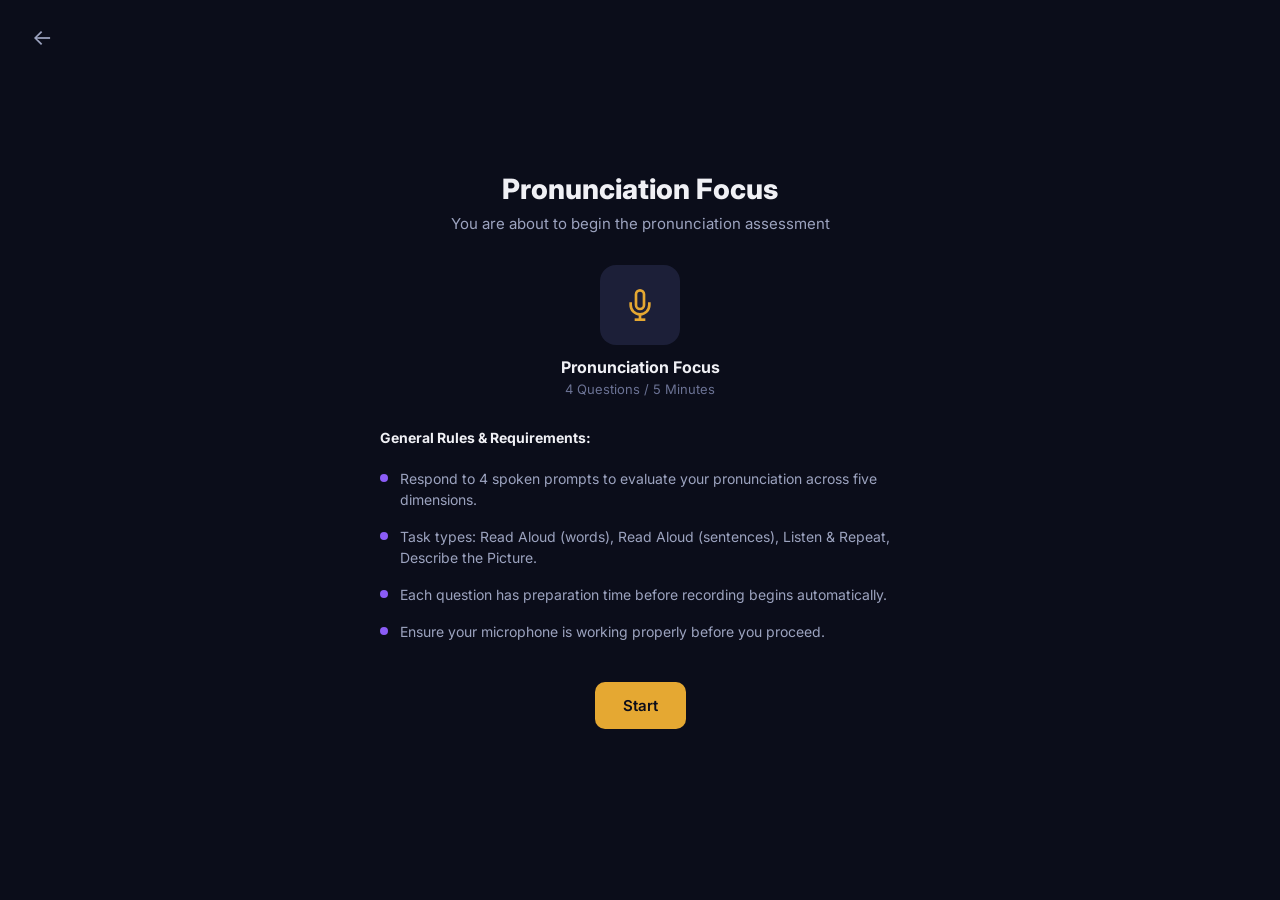
<file: prototype/test-flow.html>
<!DOCTYPE html>
<html lang="en">
<head>
<meta charset="UTF-8">
<meta name="viewport" content="width=device-width, initial-scale=1.0">
<title>AZE — Pronunciation Focus Test</title>
<style>
  @import url('https://fonts.googleapis.com/css2?family=Inter:wght@400;500;600;700;800&display=swap');
  * { margin: 0; padding: 0; box-sizing: border-box; }

  :root {
    --bg: #0B0D1A;
    --bg-card: #141628;
    --bg-surface: #1C1F38;
    --bg-elevated: #232747;
    --border: rgba(255,255,255,0.07);
    --border-accent: rgba(255,255,255,0.12);
    --gold: #E5A832;
    --gold-dim: rgba(229,168,50,0.12);
    --gold-glow: rgba(229,168,50,0.25);
    --green: #2ECC8B;
    --green-dim: rgba(46,204,139,0.12);
    --purple: #8B5CF6;
    --purple-dim: rgba(139,92,246,0.12);
    --red: #EF4444;
    --red-dim: rgba(239,68,68,0.12);
    --cyan: #06B6D4;
    --blue: #3B82F6;
    --text: #F0F0F5;
    --text-sec: #9CA3BF;
    --text-muted: #6B7294;
    --radius: 14px;
  }

  body {
    font-family: 'Inter', -apple-system, sans-serif;
    background: var(--bg);
    color: var(--text);
    min-height: 100vh;
    overflow: hidden;
  }

  /* ── Screens ────────────────────────── */
  .screen {
    display: none;
    flex-direction: column;
    min-height: 100vh;
    animation: fadeIn 0.4s ease;
  }
  .screen.active { display: flex; }
  @keyframes fadeIn { from { opacity: 0; transform: translateY(8px); } to { opacity: 1; transform: none; } }

  /* ── Top Nav Bar ────────────────────── */
  .topnav {
    display: flex;
    align-items: center;
    padding: 12px 32px;
    background: var(--bg-card);
    border-bottom: 1px solid var(--border);
    gap: 16px;
  }
  .topnav-icon { color: var(--gold); display: flex; align-items: center; gap: 8px; font-weight: 600; font-size: 14px; }
  .topnav-icon svg { width: 18px; height: 18px; }

  /* ── Progress Bar (matching AZE style) ── */
  .progress-track {
    display: flex;
    align-items: center;
    flex: 1;
    gap: 0;
    padding: 0 12px;
  }
  .prog-line { flex: 1; height: 3px; background: var(--border-accent); border-radius: 2px; transition: background 0.4s; }
  .prog-line.done { background: var(--gold); }
  .prog-line.active { background: linear-gradient(90deg, var(--gold), var(--border-accent)); }
  .prog-dot {
    width: 14px; height: 14px; border-radius: 50%; border: 2px solid var(--border-accent);
    background: transparent; flex-shrink: 0; transition: all 0.3s;
  }
  .prog-dot.done { border-color: var(--green); background: var(--green); }
  .prog-dot.active { border-color: var(--gold); background: var(--gold); box-shadow: 0 0 12px var(--gold-glow); }

  /* ── Timer Row ──────────────────────── */
  .timer-row {
    display: flex;
    align-items: center;
    padding: 10px 32px;
    background: var(--bg-card);
    border-bottom: 1px solid var(--border);
    gap: 14px;
    font-size: 14px;
    color: var(--text-sec);
  }
  .timer-row .clock { color: var(--gold); }
  .timer-row .qnum { font-weight: 600; color: var(--text); }

  /* ── Main Content Area ──────────────── */
  .content { flex: 1; display: flex; padding: 0; }
  .content-left {
    flex: 1;
    padding: 32px 40px;
    border-right: 1px solid var(--border);
    display: flex;
    flex-direction: column;
  }
  .content-right {
    width: 420px;
    padding: 40px;
    display: flex;
    flex-direction: column;
    align-items: center;
    justify-content: center;
    gap: 24px;
  }

  /* ── Question Badge ─────────────────── */
  .q-badge {
    display: inline-flex;
    align-items: center;
    gap: 6px;
    padding: 6px 16px;
    border: 1px solid var(--gold);
    border-radius: 20px;
    color: var(--gold);
    font-size: 13px;
    font-weight: 600;
    margin-bottom: 20px;
    width: fit-content;
  }
  .q-badge svg { width: 14px; height: 14px; }

  /* ── Task Type Label ────────────────── */
  .task-type {
    font-size: 11px;
    text-transform: uppercase;
    letter-spacing: 1px;
    color: var(--purple);
    font-weight: 600;
    margin-bottom: 8px;
    display: flex;
    align-items: center;
    gap: 8px;
  }
  .task-type-dot { width: 6px; height: 6px; border-radius: 50%; background: var(--purple); }

  .instruction { font-size: 15px; color: var(--text-sec); margin-bottom: 16px; }
  .prompt { font-size: 20px; font-weight: 700; line-height: 1.5; margin-bottom: 20px; }
  .sub-prompts { list-style: none; padding-left: 0; }
  .sub-prompts li {
    font-size: 15px;
    color: var(--text-sec);
    padding: 6px 0;
    padding-left: 20px;
    position: relative;
  }
  .sub-prompts li::before {
    content: '';
    position: absolute;
    left: 0;
    top: 13px;
    width: 6px;
    height: 6px;
    border-radius: 50%;
    background: var(--text-muted);
  }

  /* ── Sentence Display ───────────────── */
  .sentence-display {
    background: var(--bg-surface);
    border: 1px solid var(--border);
    border-radius: var(--radius);
    padding: 28px 32px;
    font-size: 22px;
    line-height: 1.7;
    color: var(--text);
    margin-bottom: 16px;
  }

  /* ── Word Display ───────────────────── */
  .word-display {
    text-align: center;
    padding: 48px 32px;
  }
  .word-display .word {
    font-size: 56px;
    font-weight: 800;
    letter-spacing: -1px;
    margin-bottom: 12px;
  }
  .word-display .phonetic {
    font-size: 20px;
    color: var(--text-muted);
    font-family: 'Segoe UI', sans-serif;
  }

  /* ── Image Placeholder ──────────────── */
  .image-placeholder {
    background: var(--bg-surface);
    border: 1px solid var(--border);
    border-radius: var(--radius);
    width: 100%;
    aspect-ratio: 16/10;
    display: flex;
    align-items: center;
    justify-content: center;
    flex-direction: column;
    gap: 12px;
    color: var(--text-muted);
    margin-bottom: 16px;
  }
  .image-placeholder svg { width: 48px; height: 48px; opacity: 0.4; }

  /* ── Audio Player (Listen & Repeat) ── */
  .audio-player {
    background: var(--bg-surface);
    border: 1px solid var(--border);
    border-radius: var(--radius);
    padding: 20px 24px;
    display: flex;
    align-items: center;
    gap: 16px;
    margin-bottom: 20px;
  }
  .play-btn {
    width: 48px; height: 48px;
    border-radius: 50%;
    background: var(--gold);
    border: none;
    cursor: pointer;
    display: flex;
    align-items: center;
    justify-content: center;
    flex-shrink: 0;
    transition: transform 0.15s;
  }
  .play-btn:hover { transform: scale(1.08); }
  .play-btn svg { width: 20px; height: 20px; fill: #0B0D1A; }
  .waveform { flex: 1; height: 36px; position: relative; overflow: hidden; border-radius: 4px; }
  .waveform-bars { display: flex; align-items: center; height: 100%; gap: 2px; }
  .waveform-bar {
    width: 3px; border-radius: 2px; background: var(--gold-dim);
    transition: background 0.2s;
  }
  .waveform-bar.active { background: var(--gold); }
  .audio-time { font-size: 13px; color: var(--text-muted); font-variant-numeric: tabular-nums; }

  /* ── Prep Time Circle ───────────────── */
  .prep-section { text-align: center; }
  .prep-icon { color: var(--gold); margin-bottom: 12px; }
  .prep-icon svg { width: 28px; height: 28px; }
  .prep-title { font-size: 18px; font-weight: 700; margin-bottom: 8px; }
  .prep-desc { font-size: 13px; color: var(--text-sec); line-height: 1.6; max-width: 280px; margin: 0 auto 24px; }
  .timer-circle {
    width: 120px; height: 120px;
    position: relative;
    margin: 0 auto 24px;
  }
  .timer-circle svg { width: 100%; height: 100%; }
  .timer-ring-bg { fill: none; stroke: var(--bg-surface); stroke-width: 6; }
  .timer-ring-fill {
    fill: none; stroke: var(--gold); stroke-width: 6;
    stroke-linecap: round;
    transition: stroke-dashoffset 1s linear;
  }
  .timer-num {
    position: absolute; top: 50%; left: 50%;
    transform: translate(-50%, -50%);
    text-align: center;
  }
  .timer-num .big { font-size: 36px; font-weight: 800; color: var(--gold); }
  .timer-num .unit { font-size: 12px; color: var(--text-muted); }

  /* ── Recording State ────────────────── */
  .rec-section { text-align: center; }
  .rec-badge {
    display: inline-flex;
    align-items: center;
    gap: 8px;
    padding: 6px 18px;
    border: 1px solid rgba(46,204,139,0.3);
    background: var(--green-dim);
    border-radius: 20px;
    color: var(--green);
    font-size: 12px;
    font-weight: 700;
    letter-spacing: 1px;
    margin-bottom: 16px;
  }
  .rec-dot { width: 8px; height: 8px; border-radius: 50%; background: var(--green); animation: pulse 1.5s infinite; }
  @keyframes pulse { 0%,100% { opacity: 1; } 50% { opacity: 0.3; } }
  .rec-time {
    font-size: 52px;
    font-weight: 800;
    font-variant-numeric: tabular-nums;
    letter-spacing: 2px;
    margin-bottom: 24px;
  }

  /* ── Audio Visualizer ───────────────── */
  .visualizer {
    display: flex;
    align-items: center;
    justify-content: center;
    gap: 3px;
    height: 40px;
    margin-bottom: 32px;
  }
  .viz-bar {
    width: 4px;
    border-radius: 2px;
    background: var(--gold);
    animation: vizBounce 0.6s ease infinite alternate;
  }
  @keyframes vizBounce {
    from { height: 4px; opacity: 0.3; }
    to { height: var(--h); opacity: 1; }
  }

  /* ── Stop Button ────────────────────── */
  .stop-btn {
    width: 56px; height: 56px;
    border-radius: 50%;
    background: var(--bg-surface);
    border: 3px solid var(--border-accent);
    cursor: pointer;
    display: flex;
    align-items: center;
    justify-content: center;
    margin: 0 auto 16px;
    transition: all 0.2s;
  }
  .stop-btn:hover { border-color: var(--red); background: var(--red-dim); }
  .stop-btn .inner { width: 18px; height: 18px; border-radius: 3px; background: var(--text-sec); }

  /* ── CTA Buttons ────────────────────── */
  .cta {
    display: inline-flex;
    align-items: center;
    gap: 8px;
    padding: 14px 28px;
    border-radius: 10px;
    font-family: inherit;
    font-size: 15px;
    font-weight: 600;
    cursor: pointer;
    transition: all 0.2s;
    border: none;
  }
  .cta-gold { background: var(--gold); color: #0B0D1A; }
  .cta-gold:hover { background: #D49A28; transform: translateY(-1px); }
  .cta-outline {
    background: transparent;
    color: var(--gold);
    border: 1px solid var(--gold);
  }
  .cta-outline:hover { background: var(--gold-dim); }
  .cta-green { background: var(--green); color: #0B0D1A; }
  .cta-green:hover { background: #25B578; }

  .speak-hint {
    font-size: 12px;
    color: var(--text-muted);
    border: 1px solid var(--border-accent);
    padding: 6px 16px;
    border-radius: 20px;
    display: inline-block;
  }

  /* ── Bottom Progress Bar ────────────── */
  .bottom-bar {
    height: 4px;
    background: var(--gold);
    width: 0%;
    transition: width 0.5s ease;
    position: fixed;
    bottom: 0;
    left: 0;
  }

  /* ── Intro Screen ───────────────────── */
  .intro-center {
    flex: 1;
    display: flex;
    flex-direction: column;
    align-items: center;
    justify-content: center;
    text-align: center;
    padding: 40px;
  }
  .intro-back {
    position: absolute;
    top: 24px;
    left: 32px;
    color: var(--text-sec);
    background: none;
    border: none;
    cursor: pointer;
    font-size: 22px;
    font-family: inherit;
  }
  .intro-title { font-size: 28px; font-weight: 800; margin-bottom: 8px; }
  .intro-subtitle { font-size: 15px; color: var(--text-sec); margin-bottom: 32px; }
  .intro-icon-box {
    width: 80px; height: 80px;
    background: var(--bg-surface);
    border-radius: 16px;
    display: flex;
    align-items: center;
    justify-content: center;
    margin: 0 auto 12px;
  }
  .intro-icon-box svg { width: 32px; height: 32px; color: var(--gold); }
  .intro-label { font-size: 16px; font-weight: 700; margin-bottom: 4px; }
  .intro-meta { font-size: 13px; color: var(--text-muted); margin-bottom: 32px; }
  .rules-box {
    text-align: left;
    max-width: 520px;
    margin: 0 auto 32px;
  }
  .rules-title { font-size: 14px; font-weight: 700; margin-bottom: 14px; }
  .rule-item {
    display: flex;
    align-items: flex-start;
    gap: 12px;
    padding: 8px 0;
    font-size: 14px;
    color: var(--text-sec);
    line-height: 1.5;
  }
  .rule-dot {
    width: 8px; height: 8px;
    border-radius: 50%;
    background: var(--purple);
    flex-shrink: 0;
    margin-top: 6px;
  }

  /* ── Results Screen ─────────────────── */
  .results-center {
    flex: 1;
    display: flex;
    flex-direction: column;
    align-items: center;
    padding: 40px 32px;
    overflow-y: auto;
  }
  .results-title { font-size: 24px; font-weight: 800; margin-bottom: 8px; }
  .results-subtitle { font-size: 14px; color: var(--text-sec); margin-bottom: 32px; }

  .result-ring-wrap { position: relative; margin-bottom: 8px; }
  .result-ring { width: 180px; height: 180px; }
  .result-ring .bg { fill: none; stroke: var(--bg-surface); stroke-width: 10; }
  .result-ring .fill {
    fill: none; stroke-width: 10; stroke-linecap: round;
    stroke: var(--gold);
    filter: drop-shadow(0 0 10px var(--gold-glow));
    transition: stroke-dashoffset 1.5s cubic-bezier(0.4,0,0.2,1);
  }
  .result-num {
    position: absolute; top: 50%; left: 50%; transform: translate(-50%,-50%);
    text-align: center;
  }
  .result-num .val {
    font-size: 52px; font-weight: 800;
    background: linear-gradient(135deg, var(--gold), #F5D78E);
    -webkit-background-clip: text; -webkit-text-fill-color: transparent; background-clip: text;
  }
  .result-num .unit { font-size: 12px; color: var(--text-muted); text-transform: uppercase; letter-spacing: 1px; }
  .result-band { font-size: 20px; font-weight: 700; color: var(--green); margin-bottom: 24px; }

  /* Radar */
  .result-radar { margin-bottom: 28px; }
  .result-radar svg { width: 260px; height: 260px; }

  /* Dim pills */
  .dim-pills { display: flex; flex-wrap: wrap; gap: 10px; justify-content: center; margin-bottom: 24px; max-width: 600px; }
  .dim-pill {
    background: var(--bg-card);
    border: 1px solid var(--border);
    border-radius: 12px;
    padding: 14px 20px;
    text-align: center;
    min-width: 150px;
  }
  .dim-pill-name { font-size: 11px; color: var(--text-muted); text-transform: uppercase; letter-spacing: 0.5px; margin-bottom: 4px; }
  .dim-pill-score { font-size: 24px; font-weight: 800; }
  .dim-pill-band { font-size: 11px; color: var(--text-sec); margin-top: 2px; }

  /* Clarity indicator */
  .clarity-bar {
    display: flex;
    align-items: center;
    gap: 16px;
    background: var(--bg-card);
    border: 1px solid var(--border);
    border-radius: 12px;
    padding: 14px 24px;
    margin-bottom: 28px;
    max-width: 500px;
    width: 100%;
  }
  .clarity-bar-label { font-size: 12px; color: var(--text-muted); text-transform: uppercase; letter-spacing: 0.5px; }
  .clarity-bar-val { font-size: 20px; font-weight: 800; }
  .clarity-bar-desc { font-size: 12px; color: var(--text-sec); flex: 1; }

  .result-cta { margin-top: 8px; }
</style>
</head>
<body>

<!-- ═══════════════════════════════════════════════ -->
<!-- SCREEN 0: INTRO                                -->
<!-- ═══════════════════════════════════════════════ -->
<div class="screen active" id="screen-intro">
  <div class="intro-center" style="position:relative;">
    <button class="intro-back">←</button>
    <div class="intro-title">Pronunciation Focus</div>
    <div class="intro-subtitle">You are about to begin the pronunciation assessment</div>

    <div class="intro-icon-box">
      <svg viewBox="0 0 24 24" fill="none" stroke="currentColor" stroke-width="2"><path d="M12 1a3 3 0 0 0-3 3v8a3 3 0 0 0 6 0V4a3 3 0 0 0-3-3z"/><path d="M19 10v2a7 7 0 0 1-14 0v-2"/><line x1="12" y1="19" x2="12" y2="23"/><line x1="8" y1="23" x2="16" y2="23"/></svg>
    </div>
    <div class="intro-label">Pronunciation Focus</div>
    <div class="intro-meta">4 Questions / 5 Minutes</div>

    <div class="rules-box">
      <div class="rules-title">General Rules & Requirements:</div>
      <div class="rule-item"><div class="rule-dot"></div>Respond to 4 spoken prompts to evaluate your pronunciation across five dimensions.</div>
      <div class="rule-item"><div class="rule-dot"></div>Task types: Read Aloud (words), Read Aloud (sentences), Listen & Repeat, Describe the Picture.</div>
      <div class="rule-item"><div class="rule-dot"></div>Each question has preparation time before recording begins automatically.</div>
      <div class="rule-item"><div class="rule-dot"></div>Ensure your microphone is working properly before you proceed.</div>
    </div>

    <button class="cta cta-gold" onclick="goTo('screen-q1-prep')">Start</button>
  </div>
</div>

<!-- ═══════════════════════════════════════════════ -->
<!-- SCREEN 1: READ ALOUD — WORDS (Prep)            -->
<!-- ═══════════════════════════════════════════════ -->
<div class="screen" id="screen-q1-prep">
  <div class="topnav">
    <div class="topnav-icon">
      <svg viewBox="0 0 24 24" fill="none" stroke="currentColor" stroke-width="2.5"><path d="M12 1a3 3 0 0 0-3 3v8a3 3 0 0 0 6 0V4a3 3 0 0 0-3-3z"/><path d="M19 10v2a7 7 0 0 1-14 0v-2"/></svg>
      Pronunciation Focus
    </div>
    <div class="progress-track">
      <div class="prog-dot active"></div>
      <div class="prog-line active"></div>
      <div class="prog-dot"></div>
      <div class="prog-line"></div>
      <div class="prog-dot"></div>
      <div class="prog-line"></div>
      <div class="prog-dot"></div>
    </div>
  </div>
  <div class="timer-row">
    <span class="clock">⏱</span>
    <span>4:58</span>
    <span class="qnum">Question 1 of 4</span>
  </div>

  <div class="content">
    <div class="content-left">
      <div class="q-badge">
        <svg viewBox="0 0 24 24" fill="none" stroke="currentColor" stroke-width="2"><circle cx="12" cy="12" r="10"/><path d="M12 6v6l4 2"/></svg>
        Question 1 of 4
      </div>
      <div class="task-type"><div class="task-type-dot"></div>READ ALOUD — WORDS</div>
      <div class="instruction">Read each word clearly.</div>

      <div class="word-display">
        <div class="word" style="color: var(--text);">comfortable</div>
        <div class="phonetic">/ˈkʌmf.tə.bəl/</div>
      </div>

      <div style="margin-top: auto; display: flex; gap: 24px; flex-wrap: wrap;">
        <div class="word-display" style="padding:16px; text-align:center; flex:1; background:var(--bg-surface); border-radius:var(--radius);">
          <div style="font-size:11px;color:var(--text-muted);text-transform:uppercase;letter-spacing:0.5px;margin-bottom:6px;">Next words</div>
          <div style="font-size:18px;color:var(--text-sec);">photograph &nbsp;·&nbsp; environment &nbsp;·&nbsp; beautiful</div>
        </div>
      </div>
    </div>

    <div class="content-right">
      <div class="prep-section">
        <div class="prep-icon">
          <svg viewBox="0 0 24 24" fill="none" stroke="currentColor" stroke-width="2"><circle cx="12" cy="12" r="10"/><path d="M12 16v-4"/><path d="M12 8h.01"/></svg>
        </div>
        <div class="prep-title">Preparation Time</div>
        <div class="prep-desc">Read the words and prepare. Recording will start automatically when the timer ends — or tap below when ready.</div>
        <div class="timer-circle">
          <svg viewBox="0 0 120 120">
            <circle class="timer-ring-bg" cx="60" cy="60" r="52"/>
            <circle class="timer-ring-fill" cx="60" cy="60" r="52"
              stroke-dasharray="326.73" stroke-dashoffset="82"
              transform="rotate(-90 60 60)"/>
          </svg>
          <div class="timer-num">
            <div class="big">30</div>
            <div class="unit">seconds</div>
          </div>
        </div>
        <button class="cta cta-outline" onclick="goTo('screen-q1-rec')" style="margin-bottom:12px;">
          🎙 I'm ready — start recording now
        </button>
        <div class="speak-hint">Speak for at least 5s, max 30s</div>
      </div>
    </div>
  </div>
  <div class="bottom-bar" style="width: 5%;"></div>
</div>

<!-- ═══════════════════════════════════════════════ -->
<!-- SCREEN 1b: READ ALOUD — WORDS (Recording)      -->
<!-- ═══════════════════════════════════════════════ -->
<div class="screen" id="screen-q1-rec">
  <div class="topnav">
    <div class="topnav-icon">
      <svg viewBox="0 0 24 24" fill="none" stroke="currentColor" stroke-width="2.5"><path d="M12 1a3 3 0 0 0-3 3v8a3 3 0 0 0 6 0V4a3 3 0 0 0-3-3z"/><path d="M19 10v2a7 7 0 0 1-14 0v-2"/></svg>
      Pronunciation Focus
    </div>
    <div class="progress-track">
      <div class="prog-dot active"></div>
      <div class="prog-line active"></div>
      <div class="prog-dot"></div>
      <div class="prog-line"></div>
      <div class="prog-dot"></div>
      <div class="prog-line"></div>
      <div class="prog-dot"></div>
    </div>
  </div>
  <div class="timer-row">
    <span class="clock">⏱</span>
    <span>4:50</span>
    <span class="qnum">Question 1 of 4</span>
  </div>

  <div class="content">
    <div class="content-left">
      <div class="q-badge">
        <svg viewBox="0 0 24 24" fill="none" stroke="currentColor" stroke-width="2"><circle cx="12" cy="12" r="10"/><path d="M12 6v6l4 2"/></svg>
        Question 1 of 4
      </div>
      <div class="task-type"><div class="task-type-dot"></div>READ ALOUD — WORDS</div>
      <div class="instruction">Read each word clearly.</div>

      <div class="word-display">
        <div class="word" style="color: var(--gold);">comfortable</div>
        <div class="phonetic">/ˈkʌmf.tə.bəl/</div>
      </div>

      <div style="margin-top:auto;">
        <div style="padding:16px; text-align:center; background:var(--bg-surface); border-radius:var(--radius);">
          <div style="font-size:11px;color:var(--text-muted);text-transform:uppercase;letter-spacing:0.5px;margin-bottom:6px;">Next words</div>
          <div style="font-size:18px;color:var(--text-sec);">photograph &nbsp;·&nbsp; environment &nbsp;·&nbsp; beautiful</div>
        </div>
      </div>
    </div>

    <div class="content-right">
      <div class="rec-section">
        <div class="rec-badge"><div class="rec-dot"></div> RECORDING</div>
        <div class="rec-time">00:03</div>

        <div class="visualizer" id="viz1"></div>

        <div class="stop-btn" onclick="goTo('screen-q2-prep')"><div class="inner"></div></div>
        <div class="speak-hint">Speak for at least 5s, max 30s</div>
      </div>
    </div>
  </div>
  <div class="bottom-bar" style="width: 15%;"></div>
</div>

<!-- ═══════════════════════════════════════════════ -->
<!-- SCREEN 2: READ ALOUD — SENTENCES (Prep)        -->
<!-- ═══════════════════════════════════════════════ -->
<div class="screen" id="screen-q2-prep">
  <div class="topnav">
    <div class="topnav-icon">
      <svg viewBox="0 0 24 24" fill="none" stroke="currentColor" stroke-width="2.5"><path d="M12 1a3 3 0 0 0-3 3v8a3 3 0 0 0 6 0V4a3 3 0 0 0-3-3z"/><path d="M19 10v2a7 7 0 0 1-14 0v-2"/></svg>
      Pronunciation Focus
    </div>
    <div class="progress-track">
      <div class="prog-dot done"></div>
      <div class="prog-line done"></div>
      <div class="prog-dot active"></div>
      <div class="prog-line"></div>
      <div class="prog-dot"></div>
      <div class="prog-line"></div>
      <div class="prog-dot"></div>
    </div>
  </div>
  <div class="timer-row">
    <span class="clock">⏱</span>
    <span>4:12</span>
    <span class="qnum">Question 2 of 4</span>
  </div>

  <div class="content">
    <div class="content-left">
      <div class="q-badge">
        <svg viewBox="0 0 24 24" fill="none" stroke="currentColor" stroke-width="2"><circle cx="12" cy="12" r="10"/><path d="M12 6v6l4 2"/></svg>
        Question 2 of 4
      </div>
      <div class="task-type"><div class="task-type-dot" style="background:var(--cyan);"></div><span style="color:var(--cyan);">READ ALOUD — SENTENCE</span></div>
      <div class="instruction">Read the sentence below clearly and naturally.</div>

      <div class="sentence-display">
        The development of new technology has created many opportunities for people to improve their quality of life.
      </div>

      <div style="font-size:13px; color:var(--text-muted); margin-top:8px;">
        Tip: Focus on connecting words smoothly — don't pause between each word.
      </div>
    </div>

    <div class="content-right">
      <div class="prep-section">
        <div class="prep-icon">
          <svg viewBox="0 0 24 24" fill="none" stroke="currentColor" stroke-width="2"><circle cx="12" cy="12" r="10"/><path d="M12 16v-4"/><path d="M12 8h.01"/></svg>
        </div>
        <div class="prep-title">Preparation Time</div>
        <div class="prep-desc">Read the sentence and prepare. Recording starts automatically when the timer ends.</div>
        <div class="timer-circle">
          <svg viewBox="0 0 120 120">
            <circle class="timer-ring-bg" cx="60" cy="60" r="52"/>
            <circle class="timer-ring-fill" cx="60" cy="60" r="52"
              stroke-dasharray="326.73" stroke-dashoffset="120"
              transform="rotate(-90 60 60)"/>
          </svg>
          <div class="timer-num">
            <div class="big">43</div>
            <div class="unit">seconds</div>
          </div>
        </div>
        <button class="cta cta-outline" onclick="goTo('screen-q2-rec')">
          🎙 I'm ready — start recording now
        </button>
        <div class="speak-hint" style="margin-top:12px;">Speak for at least 10s, max 60s</div>
      </div>
    </div>
  </div>
  <div class="bottom-bar" style="width: 28%;"></div>
</div>

<!-- ═══════════════════════════════════════════════ -->
<!-- SCREEN 2b: READ ALOUD — SENTENCES (Recording)  -->
<!-- ═══════════════════════════════════════════════ -->
<div class="screen" id="screen-q2-rec">
  <div class="topnav">
    <div class="topnav-icon">
      <svg viewBox="0 0 24 24" fill="none" stroke="currentColor" stroke-width="2.5"><path d="M12 1a3 3 0 0 0-3 3v8a3 3 0 0 0 6 0V4a3 3 0 0 0-3-3z"/><path d="M19 10v2a7 7 0 0 1-14 0v-2"/></svg>
      Pronunciation Focus
    </div>
    <div class="progress-track">
      <div class="prog-dot done"></div>
      <div class="prog-line done"></div>
      <div class="prog-dot active"></div>
      <div class="prog-line"></div>
      <div class="prog-dot"></div>
      <div class="prog-line"></div>
      <div class="prog-dot"></div>
    </div>
  </div>
  <div class="timer-row"><span class="clock">⏱</span><span>3:45</span><span class="qnum">Question 2 of 4</span></div>

  <div class="content">
    <div class="content-left">
      <div class="q-badge"><svg viewBox="0 0 24 24" fill="none" stroke="currentColor" stroke-width="2"><circle cx="12" cy="12" r="10"/><path d="M12 6v6l4 2"/></svg> Question 2 of 4</div>
      <div class="task-type"><div class="task-type-dot" style="background:var(--cyan);"></div><span style="color:var(--cyan);">READ ALOUD — SENTENCE</span></div>
      <div class="instruction">Read the sentence below clearly and naturally.</div>
      <div class="sentence-display" style="border-color: rgba(229,168,50,0.2);">
        The development of new technology has created many opportunities for people to improve their quality of life.
      </div>
    </div>
    <div class="content-right">
      <div class="rec-section">
        <div class="rec-badge"><div class="rec-dot"></div> RECORDING</div>
        <div class="rec-time">00:05</div>
        <div class="visualizer" id="viz2"></div>
        <div class="stop-btn" onclick="goTo('screen-q3-prep')"><div class="inner"></div></div>
        <div class="speak-hint">Speak for at least 10s, max 60s</div>
      </div>
    </div>
  </div>
  <div class="bottom-bar" style="width: 40%;"></div>
</div>

<!-- ═══════════════════════════════════════════════ -->
<!-- SCREEN 3: LISTEN & REPEAT (Prep + Play)        -->
<!-- ═══════════════════════════════════════════════ -->
<div class="screen" id="screen-q3-prep">
  <div class="topnav">
    <div class="topnav-icon">
      <svg viewBox="0 0 24 24" fill="none" stroke="currentColor" stroke-width="2.5"><path d="M12 1a3 3 0 0 0-3 3v8a3 3 0 0 0 6 0V4a3 3 0 0 0-3-3z"/><path d="M19 10v2a7 7 0 0 1-14 0v-2"/></svg>
      Pronunciation Focus
    </div>
    <div class="progress-track">
      <div class="prog-dot done"></div>
      <div class="prog-line done"></div>
      <div class="prog-dot done"></div>
      <div class="prog-line done"></div>
      <div class="prog-dot active"></div>
      <div class="prog-line"></div>
      <div class="prog-dot"></div>
    </div>
  </div>
  <div class="timer-row"><span class="clock">⏱</span><span>3:10</span><span class="qnum">Question 3 of 4</span></div>

  <div class="content">
    <div class="content-left">
      <div class="q-badge"><svg viewBox="0 0 24 24" fill="none" stroke="currentColor" stroke-width="2"><circle cx="12" cy="12" r="10"/><path d="M12 6v6l4 2"/></svg> Question 3 of 4</div>
      <div class="task-type"><div class="task-type-dot" style="background:var(--green);"></div><span style="color:var(--green);">LISTEN & REPEAT</span></div>
      <div class="instruction">Listen to the audio, then repeat what you hear as clearly as you can.</div>

      <div class="audio-player">
        <button class="play-btn">
          <svg viewBox="0 0 24 24"><polygon points="5,3 19,12 5,21"/></svg>
        </button>
        <div class="waveform">
          <div class="waveform-bars" id="waveformBars"></div>
        </div>
        <div class="audio-time">0:08</div>
      </div>

      <div style="background:var(--bg-surface); border:1px solid var(--border); border-radius:var(--radius); padding:20px 24px; margin-top:12px;">
        <div style="font-size:11px;color:var(--text-muted);text-transform:uppercase;letter-spacing:0.5px;margin-bottom:8px;">What you'll hear</div>
        <div style="font-size:16px; color:var(--text-sec); line-height:1.6;">
          "I've been thinking about the environmental impact of modern transportation systems, especially in large cities."
        </div>
      </div>

      <div style="font-size:13px; color:var(--text-muted); margin-top:12px;">
        Tip: You can play the audio up to 2 times before recording begins.
      </div>
    </div>

    <div class="content-right">
      <div class="prep-section">
        <div class="prep-icon">
          <svg viewBox="0 0 24 24" fill="none" stroke="currentColor" stroke-width="2"><path d="M3 18v-6a9 9 0 0 1 18 0v6"/><path d="M21 19a2 2 0 0 1-2 2h-1a2 2 0 0 1-2-2v-3a2 2 0 0 1 2-2h3zM3 19a2 2 0 0 0 2 2h1a2 2 0 0 0 2-2v-3a2 2 0 0 0-2-2H3z"/></svg>
        </div>
        <div class="prep-title">Listen First</div>
        <div class="prep-desc">Play the audio, then tap below to start recording your response.</div>
        <div class="timer-circle">
          <svg viewBox="0 0 120 120">
            <circle class="timer-ring-bg" cx="60" cy="60" r="52"/>
            <circle class="timer-ring-fill" cx="60" cy="60" r="52"
              stroke-dasharray="326.73" stroke-dashoffset="160"
              transform="rotate(-90 60 60)"/>
          </svg>
          <div class="timer-num">
            <div class="big">20</div>
            <div class="unit">seconds</div>
          </div>
        </div>
        <button class="cta cta-outline" onclick="goTo('screen-q3-rec')">
          🎙 I'm ready — start recording now
        </button>
        <div class="speak-hint" style="margin-top:12px;">Speak for at least 10s, max 60s</div>
      </div>
    </div>
  </div>
  <div class="bottom-bar" style="width: 52%;"></div>
</div>

<!-- SCREEN 3b: Listen & Repeat Recording -->
<div class="screen" id="screen-q3-rec">
  <div class="topnav">
    <div class="topnav-icon"><svg viewBox="0 0 24 24" fill="none" stroke="currentColor" stroke-width="2.5"><path d="M12 1a3 3 0 0 0-3 3v8a3 3 0 0 0 6 0V4a3 3 0 0 0-3-3z"/><path d="M19 10v2a7 7 0 0 1-14 0v-2"/></svg> Pronunciation Focus</div>
    <div class="progress-track">
      <div class="prog-dot done"></div><div class="prog-line done"></div>
      <div class="prog-dot done"></div><div class="prog-line done"></div>
      <div class="prog-dot active"></div><div class="prog-line"></div>
      <div class="prog-dot"></div>
    </div>
  </div>
  <div class="timer-row"><span class="clock">⏱</span><span>2:48</span><span class="qnum">Question 3 of 4</span></div>
  <div class="content">
    <div class="content-left">
      <div class="q-badge"><svg viewBox="0 0 24 24" fill="none" stroke="currentColor" stroke-width="2"><circle cx="12" cy="12" r="10"/><path d="M12 6v6l4 2"/></svg> Question 3 of 4</div>
      <div class="task-type"><div class="task-type-dot" style="background:var(--green);"></div><span style="color:var(--green);">LISTEN & REPEAT</span></div>
      <div class="instruction">Repeat what you heard as clearly as you can.</div>
      <div style="background:var(--bg-surface); border:1px solid rgba(229,168,50,0.15); border-radius:var(--radius); padding:20px 24px; font-size:16px; color:var(--text-sec); line-height:1.6;">
        "I've been thinking about the environmental impact of modern transportation systems, especially in large cities."
      </div>
    </div>
    <div class="content-right">
      <div class="rec-section">
        <div class="rec-badge"><div class="rec-dot"></div> RECORDING</div>
        <div class="rec-time">00:07</div>
        <div class="visualizer" id="viz3"></div>
        <div class="stop-btn" onclick="goTo('screen-q4-prep')"><div class="inner"></div></div>
        <div class="speak-hint">Speak for at least 10s, max 60s</div>
      </div>
    </div>
  </div>
  <div class="bottom-bar" style="width: 62%;"></div>
</div>

<!-- ═══════════════════════════════════════════════ -->
<!-- SCREEN 4: DESCRIBE THE PICTURE (Prep)          -->
<!-- ═══════════════════════════════════════════════ -->
<div class="screen" id="screen-q4-prep">
  <div class="topnav">
    <div class="topnav-icon"><svg viewBox="0 0 24 24" fill="none" stroke="currentColor" stroke-width="2.5"><path d="M12 1a3 3 0 0 0-3 3v8a3 3 0 0 0 6 0V4a3 3 0 0 0-3-3z"/><path d="M19 10v2a7 7 0 0 1-14 0v-2"/></svg> Pronunciation Focus</div>
    <div class="progress-track">
      <div class="prog-dot done"></div><div class="prog-line done"></div>
      <div class="prog-dot done"></div><div class="prog-line done"></div>
      <div class="prog-dot done"></div><div class="prog-line done"></div>
      <div class="prog-dot active"></div>
    </div>
  </div>
  <div class="timer-row"><span class="clock">⏱</span><span>2:15</span><span class="qnum">Question 4 of 4</span></div>
  <div class="content">
    <div class="content-left">
      <div class="q-badge"><svg viewBox="0 0 24 24" fill="none" stroke="currentColor" stroke-width="2"><circle cx="12" cy="12" r="10"/><path d="M12 6v6l4 2"/></svg> Question 4 of 4</div>
      <div class="task-type"><div class="task-type-dot" style="background:var(--gold);"></div><span style="color:var(--gold);">DESCRIBE THE PICTURE</span></div>
      <div class="instruction">Describe what you see in the image below. Talk about the people, the place, and what is happening.</div>

      <div class="image-placeholder">
        <svg viewBox="0 0 24 24" fill="none" stroke="currentColor" stroke-width="1.5"><rect x="3" y="3" width="18" height="18" rx="2"/><circle cx="8.5" cy="8.5" r="1.5"/><path d="m21 15-5-5L5 21"/></svg>
        <div style="font-size:13px;">Image: People at an outdoor market</div>
      </div>

      <ul class="sub-prompts">
        <li>What can you see in the picture?</li>
        <li>What are the people doing?</li>
        <li>How would you describe the atmosphere?</li>
      </ul>
    </div>
    <div class="content-right">
      <div class="prep-section">
        <div class="prep-icon"><svg viewBox="0 0 24 24" fill="none" stroke="currentColor" stroke-width="2"><circle cx="12" cy="12" r="10"/><path d="M12 16v-4"/><path d="M12 8h.01"/></svg></div>
        <div class="prep-title">Preparation Time</div>
        <div class="prep-desc">Look at the picture and organise your thoughts. Recording will start automatically when the timer ends.</div>
        <div class="timer-circle">
          <svg viewBox="0 0 120 120">
            <circle class="timer-ring-bg" cx="60" cy="60" r="52"/>
            <circle class="timer-ring-fill" cx="60" cy="60" r="52"
              stroke-dasharray="326.73" stroke-dashoffset="50"
              transform="rotate(-90 60 60)"/>
          </svg>
          <div class="timer-num"><div class="big">43</div><div class="unit">seconds</div></div>
        </div>
        <button class="cta cta-outline" onclick="goTo('screen-q4-rec')">🎙 I'm ready — start recording now</button>
        <div class="speak-hint" style="margin-top:12px;">Speak for at least 30s, max 120s</div>
      </div>
    </div>
  </div>
  <div class="bottom-bar" style="width: 72%;"></div>
</div>

<!-- SCREEN 4b: Describe the Picture Recording -->
<div class="screen" id="screen-q4-rec">
  <div class="topnav">
    <div class="topnav-icon"><svg viewBox="0 0 24 24" fill="none" stroke="currentColor" stroke-width="2.5"><path d="M12 1a3 3 0 0 0-3 3v8a3 3 0 0 0 6 0V4a3 3 0 0 0-3-3z"/><path d="M19 10v2a7 7 0 0 1-14 0v-2"/></svg> Pronunciation Focus</div>
    <div class="progress-track">
      <div class="prog-dot done"></div><div class="prog-line done"></div>
      <div class="prog-dot done"></div><div class="prog-line done"></div>
      <div class="prog-dot done"></div><div class="prog-line done"></div>
      <div class="prog-dot active"></div>
    </div>
  </div>
  <div class="timer-row"><span class="clock">⏱</span><span>1:30</span><span class="qnum">Question 4 of 4</span></div>
  <div class="content">
    <div class="content-left">
      <div class="q-badge"><svg viewBox="0 0 24 24" fill="none" stroke="currentColor" stroke-width="2"><circle cx="12" cy="12" r="10"/><path d="M12 6v6l4 2"/></svg> Question 4 of 4</div>
      <div class="task-type"><div class="task-type-dot" style="background:var(--gold);"></div><span style="color:var(--gold);">DESCRIBE THE PICTURE</span></div>
      <div class="instruction">Describe what you see in the image.</div>
      <div class="image-placeholder">
        <svg viewBox="0 0 24 24" fill="none" stroke="currentColor" stroke-width="1.5"><rect x="3" y="3" width="18" height="18" rx="2"/><circle cx="8.5" cy="8.5" r="1.5"/><path d="m21 15-5-5L5 21"/></svg>
        <div style="font-size:13px;">Image: People at an outdoor market</div>
      </div>
    </div>
    <div class="content-right">
      <div class="rec-section">
        <div class="rec-badge"><div class="rec-dot"></div> RECORDING</div>
        <div class="rec-time">00:12</div>
        <div class="visualizer" id="viz4"></div>
        <div class="stop-btn" onclick="goTo('screen-results')"><div class="inner"></div></div>
        <div class="speak-hint">Speak for at least 30s, max 120s</div>
      </div>
    </div>
  </div>
  <div class="bottom-bar" style="width: 88%;"></div>
</div>

<!-- ═══════════════════════════════════════════════ -->
<!-- SCREEN 5: RESULTS                              -->
<!-- ═══════════════════════════════════════════════ -->
<div class="screen" id="screen-results">
  <div class="topnav">
    <div class="topnav-icon"><svg viewBox="0 0 24 24" fill="none" stroke="currentColor" stroke-width="2.5"><path d="M12 1a3 3 0 0 0-3 3v8a3 3 0 0 0 6 0V4a3 3 0 0 0-3-3z"/><path d="M19 10v2a7 7 0 0 1-14 0v-2"/></svg> Pronunciation Focus</div>
    <div class="progress-track">
      <div class="prog-dot done"></div><div class="prog-line done"></div>
      <div class="prog-dot done"></div><div class="prog-line done"></div>
      <div class="prog-dot done"></div><div class="prog-line done"></div>
      <div class="prog-dot done"></div>
    </div>
  </div>

  <div class="results-center">
    <div class="results-title">Your Pronunciation Profile</div>
    <div class="results-subtitle">Session completed — here's how your speech was perceived</div>

    <div class="result-ring-wrap">
      <svg class="result-ring" viewBox="0 0 180 180">
        <circle class="bg" cx="90" cy="90" r="74"/>
        <circle class="fill" cx="90" cy="90" r="74" stroke-dasharray="465" stroke-dashoffset="93" transform="rotate(-90 90 90)"/>
      </svg>
      <div class="result-num">
        <div class="val">79</div>
        <div class="unit">overall</div>
      </div>
    </div>
    <div class="result-band">Generally clear</div>

    <!-- Radar -->
    <div class="result-radar"><svg id="resultRadar" viewBox="0 0 280 280"></svg></div>

    <!-- Dimension pills -->
    <div class="dim-pills">
      <div class="dim-pill">
        <div class="dim-pill-name">Phoneme Accuracy</div>
        <div class="dim-pill-score" style="color:#7DD87D">87.4</div>
        <div class="dim-pill-band">Most phonemes accurate</div>
      </div>
      <div class="dim-pill">
        <div class="dim-pill-name">Fluency</div>
        <div class="dim-pill-score" style="color:#7DD87D">84</div>
        <div class="dim-pill-band">Generally fluent</div>
      </div>
      <div class="dim-pill">
        <div class="dim-pill-name">Word Stress</div>
        <div class="dim-pill-score" style="color:#2ECC8B">93</div>
        <div class="dim-pill-band">Consistently accurate</div>
      </div>
      <div class="dim-pill">
        <div class="dim-pill-name">Consistency</div>
        <div class="dim-pill-score" style="color:#2ECC8B">95</div>
        <div class="dim-pill-band">Highly consistent</div>
      </div>
      <div class="dim-pill">
        <div class="dim-pill-name">Connected Speech</div>
        <div class="dim-pill-score" style="color:#E5A832">65</div>
        <div class="dim-pill-band">Noticeable drop in context</div>
      </div>
    </div>

    <!-- Clarity -->
    <div class="clarity-bar">
      <div>
        <div class="clarity-bar-label">Clarity</div>
        <div class="clarity-bar-val" style="color:var(--gold)">88.9%</div>
      </div>
      <div class="clarity-bar-desc">Good clarity — most of your speech is clearly produced</div>
    </div>

    <button class="cta cta-gold result-cta" onclick="goTo('screen-intro')">Done — Return to Dashboard</button>
  </div>
  <div class="bottom-bar" style="width: 100%;"></div>
</div>


<script>
// Navigation
function goTo(screenId) {
  document.querySelectorAll('.screen').forEach(s => s.classList.remove('active'));
  document.getElementById(screenId).classList.add('active');
  // Build visualizers if needed
  buildVisualizers();
  // Build radar on results
  if (screenId === 'screen-results') buildResultRadar();
}

// Build audio visualizer bars
function buildVisualizers() {
  ['viz1','viz2','viz3','viz4'].forEach(id => {
    const el = document.getElementById(id);
    if (el && el.children.length === 0) {
      let html = '';
      for (let i = 0; i < 40; i++) {
        const h = 6 + Math.random() * 30;
        const delay = Math.random() * 0.8;
        html += `<div class="viz-bar" style="--h:${h}px; animation-delay:${delay}s; height:${h}px;"></div>`;
      }
      el.innerHTML = html;
    }
  });
}

// Build waveform bars
function buildWaveform() {
  const el = document.getElementById('waveformBars');
  if (el && el.children.length === 0) {
    let html = '';
    for (let i = 0; i < 80; i++) {
      const h = 3 + Math.random() * 30;
      const active = i < 30 ? ' active' : '';
      html += `<div class="waveform-bar${active}" style="height:${h}px"></div>`;
    }
    el.innerHTML = html;
  }
}

// Result radar
function buildResultRadar() {
  const svg = document.getElementById('resultRadar');
  const cx = 140, cy = 140, maxR = 100;
  const axes = [
    { label: "Phoneme", value: 87.4 },
    { label: "Fluency", value: 84 },
    { label: "Stress", value: 93 },
    { label: "Consistency", value: 95 },
    { label: "Connected", value: 65 },
    { label: "Clarity", value: 88.9 },
  ];
  const n = axes.length;
  const step = (2*Math.PI)/n;
  const start = -Math.PI/2;
  let html = '';

  // Grid
  for (let ring = 1; ring <= 4; ring++) {
    const r = (ring/4)*maxR;
    const pts = [];
    for (let i=0;i<n;i++) { const a=start+i*step; pts.push(`${cx+r*Math.cos(a)},${cy+r*Math.sin(a)}`); }
    html += `<polygon points="${pts.join(' ')}" fill="none" stroke="rgba(255,255,255,0.06)" stroke-width="1"/>`;
  }
  for (let i=0;i<n;i++) { const a=start+i*step; html += `<line x1="${cx}" y1="${cy}" x2="${cx+maxR*Math.cos(a)}" y2="${cy+maxR*Math.sin(a)}" stroke="rgba(255,255,255,0.08)"/>`; }

  // Data
  const pts = [];
  for (let i=0;i<n;i++) { const a=start+i*step; const r=(axes[i].value/100)*maxR; pts.push(`${cx+r*Math.cos(a)},${cy+r*Math.sin(a)}`); }
  html += `<polygon points="${pts.join(' ')}" fill="rgba(229,168,50,0.15)" stroke="#E5A832" stroke-width="2"/>`;

  for (let i=0;i<n;i++) {
    const a=start+i*step; const r=(axes[i].value/100)*maxR;
    html += `<circle cx="${cx+r*Math.cos(a)}" cy="${cy+r*Math.sin(a)}" r="3.5" fill="#E5A832"/>`;
    const lr = maxR+16;
    const lx=cx+lr*Math.cos(a); const ly=cy+lr*Math.sin(a);
    const anchor = Math.abs(Math.cos(a))<0.1?"middle":(Math.cos(a)>0?"start":"end");
    const isCl = axes[i].label==="Clarity";
    html += `<text x="${lx}" y="${ly}" text-anchor="${anchor}" dominant-baseline="central" fill="${isCl?'rgba(6,182,212,0.7)':'rgba(255,255,255,0.45)'}" font-size="10" font-weight="500" font-family="Inter,sans-serif">${axes[i].label}</text>`;
  }
  svg.innerHTML = html;
}

// Init
buildVisualizers();
buildWaveform();
</script>
</body>
</html>
</file>
